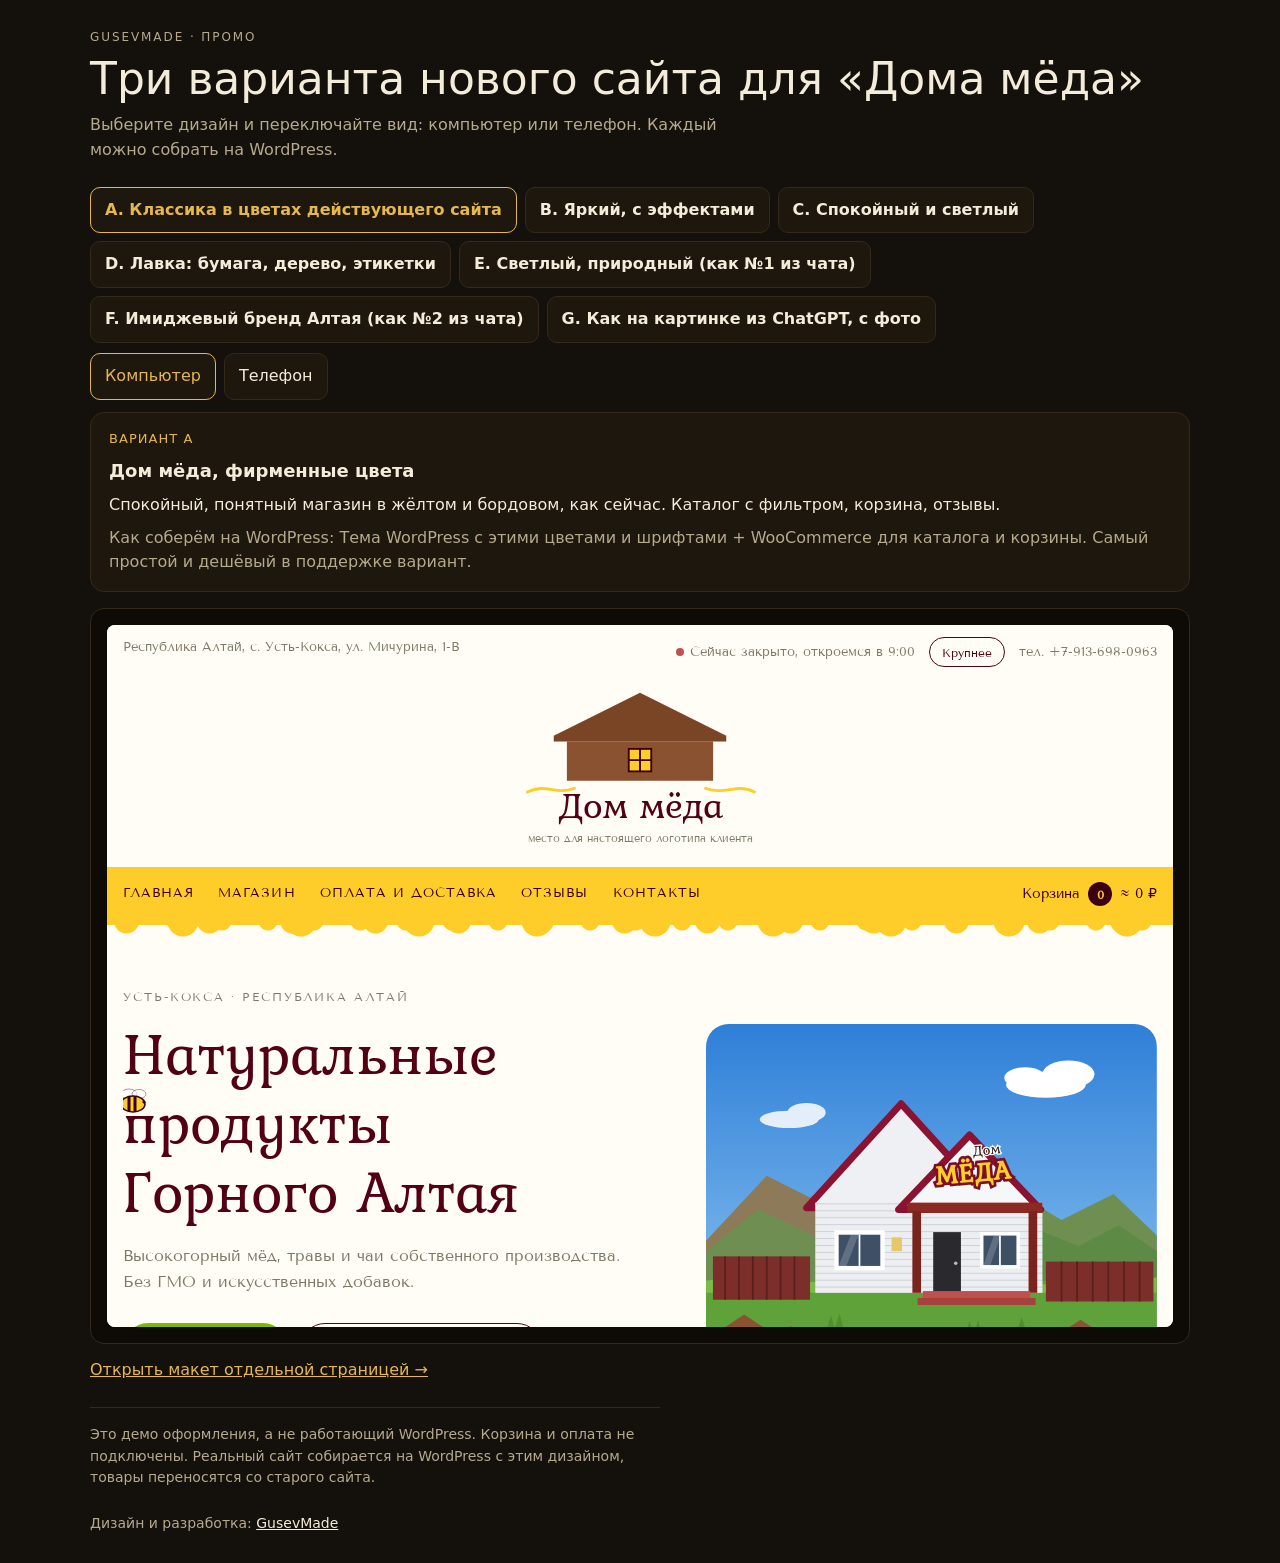
<file: index.html>
<!doctype html><html lang="ru"><head><meta charset="utf-8"><meta name="viewport" content="width=device-width,initial-scale=1,viewport-fit=cover"><meta name="robots" content="noindex"><title>GusevMade, промо-макеты</title>
<style>
:root{--bg:#14110C;--ink:#F4ECDA;--muted:#B5A98E;--line:#34291A;--gold:#E6B84C;--surface:#1D170E;color-scheme:dark}
*{box-sizing:border-box}
body{margin:0;background:var(--bg);color:var(--ink);font:16px/1.55 system-ui,-apple-system,"Segoe UI",sans-serif;padding:28px max(16px,env(safe-area-inset-right,0px)) 28px max(16px,env(safe-area-inset-left,0px))}
.wrap{max-width:1100px;margin:0 auto}
.eyebrow{font-size:12px;letter-spacing:.16em;text-transform:uppercase;color:var(--muted)}
h1{font-weight:300;font-size:clamp(28px,5vw,44px);line-height:1.1;margin:8px 0 10px}
p{margin:0;color:var(--muted);max-width:64ch}
.bar{display:flex;gap:10px;flex-wrap:wrap;margin:24px 0 12px;align-items:center;justify-content:space-between}
.tabs,.mode{display:flex;gap:8px;flex-wrap:wrap}
button{font:inherit;color:var(--ink);background:var(--surface);border:1px solid var(--line);border-radius:10px;padding:10px 14px;min-height:44px;cursor:pointer}
button.on{border-color:var(--gold);color:var(--gold)}
button:focus-visible,a:focus-visible{outline:2px solid var(--gold);outline-offset:3px}
.info{border:1px solid var(--line);background:var(--surface);border-radius:14px;padding:16px 18px;display:grid;gap:8px;margin-bottom:16px}
.info b{font-size:18px}.info em{font-style:normal;color:var(--gold);font-size:13px;letter-spacing:.08em;text-transform:uppercase}
.stage{display:grid;place-items:start center;background:#0E0B07;border:1px solid var(--line);border-radius:14px;padding:16px}
.frame{width:100%;height:78vh;min-height:520px;border:0;border-radius:8px;background:#fff;transition:width .4s}
.phone .frame{width:390px;max-width:100%;border:8px solid #2a2218;border-radius:34px}
.open{display:inline-block;margin-top:14px;color:var(--gold)}
.note{margin-top:24px;font-size:14px;border-top:1px solid var(--line);padding-top:16px}
footer{margin-top:24px;color:var(--muted);font-size:14px}footer a{color:var(--ink)}
</style></head><body><div class="wrap">
<div class="eyebrow">GusevMade · промо</div>
<h1>Три варианта нового сайта для «Дома мёда»</h1>
<p>Выберите дизайн и переключайте вид: компьютер или телефон. Каждый можно собрать на WordPress.</p>
<div class="bar"><div class="tabs"><button class="tab on" data-i="0"><b>A. Классика в цветах действующего сайта</b></button><button class="tab" data-i="1"><b>B. Яркий, с эффектами</b></button><button class="tab" data-i="2"><b>C. Спокойный и светлый</b></button><button class="tab" data-i="3"><b>D. Лавка: бумага, дерево, этикетки</b></button><button class="tab" data-i="4"><b>E. Светлый, природный (как №1 из чата)</b></button><button class="tab" data-i="5"><b>F. Имиджевый бренд Алтая (как №2 из чата)</b></button><button class="tab" data-i="6"><b>G. Как на картинке из ChatGPT, с фото</b></button></div><div class="mode"><button class="on" data-m="pc">Компьютер</button><button data-m="ph">Телефон</button></div></div>
<div class="info"><em id="k"></em><b id="t"></b><span id="d"></span><span id="w" style="color:var(--muted)"></span></div>
<div class="stage" id="st"><iframe class="frame" id="f" title="Макет"></iframe></div>
<a class="open" id="o" target="_blank" rel="noopener">Открыть макет отдельной страницей →</a>
<p class="note">Это демо оформления, а не работающий WordPress. Корзина и оплата не подключены. Реальный сайт собирается на WordPress с этим дизайном, товары переносятся со старого сайта.</p>
<footer>Дизайн и разработка: <a href="https://gusevmade.ru" target="_blank" rel="noopener">GusevMade</a></footer>
</div><script>
var D=[{u:"dom-meda/",t:"Дом мёда, фирменные цвета",d:"Спокойный, понятный магазин в жёлтом и бордовом, как сейчас. Каталог с фильтром, корзина, отзывы.",w:"Тема WordPress с этими цветами и шрифтами + WooCommerce для каталога и корзины. Самый простой и дешёвый в поддержке вариант."},{u:"dom-meda-bold/",t:"Дом мёда, с анимацией",d:"Название собирается из частиц, банка наполняется при прокрутке, карточки наклоняются.",w:"Тема WordPress + анимация отдельным блоком своего кода + WooCommerce. На слабых телефонах эффекты упрощаются."},{u:"dom-meda-minimal/",t:"Дом мёда, минимализм",d:"Чистая обложка, крупный заголовок, мягкие кнопки, оплата картами МИР и Сбер, отзывы, группы ВК, MAX, Telegram и карта Яндекс.",w:"Простая тема WordPress с большим воздухом + WooCommerce. Самый быстрый на телефоне и самый лёгкий в поддержке."},{u:"dom-meda-craft/",t:"Дом мёда, крафт",d:"Вывеска, ярлыки вместо меню, карточки-этикетки, штамп. Тёплый ремесленный вид.",w:"Оформление этикеток и ярлыков через стили темы WordPress + WooCommerce. Сильно отличает магазин от типовых."},{u:"dom-meda-natural/",t:"Дом мёда, натуральные дары",d:"Бережный редизайн: кремовый фон, тёмно-зелёный акцент, пейзаж Алтая, четыре категории, цена за кг и примерный вес банки, оплата МИР и Сбер, карта.",w:"Тема WooCommerce на базе существующего магазина, каталог и корзина остаются прежними. Пейзаж нарисован, заменим настоящими фото."},{u:"dom-meda-altai/",t:"Дом мёда, дары Горного Алтая",d:"Тёмно-зелёная шапка, большая панорама гор, «Дары природы», «Наша история», отзывы, доставка, контакты.",w:"Главная и истории собираются блоками, каталог остаётся в WooCommerce. Иллюстрации нарисованы, позже заменим фотографиями."},{u:"dom-meda-photo/",t:"Дом мёда, фото-концепт",d:"Страница по присланному концепту: горы и банка на обложке, четыре категории с фото, пасека, магазин с картой. Фото пока взяты с самого концепта, потом заменим настоящими.",w:"Главная и категории собираются в теме WooCommerce, фото заменяются в медиатеке. Картинки концепта сделаны нейросетью, для сайта нужны реальные снимки."}],i=0;
function show(){var x=D[i];f.src=x.u;o.href=x.u;t.textContent=x.t;d.textContent=x.d;w.textContent="Как соберём на WordPress: "+x.w;k.textContent="Вариант "+"ABCDEF"[i];
document.querySelectorAll(".tab").forEach(function(b,j){b.classList.toggle("on",j==i)})}
document.querySelectorAll(".tab").forEach(function(b){b.onclick=function(){i=+b.dataset.i;show()}});
document.querySelectorAll("[data-m]").forEach(function(b){b.onclick=function(){document.querySelectorAll("[data-m]").forEach(function(x){x.classList.remove("on")});b.classList.add("on");st.classList.toggle("phone",b.dataset.m=="ph")}});
show();
</script></body></html>
</file>
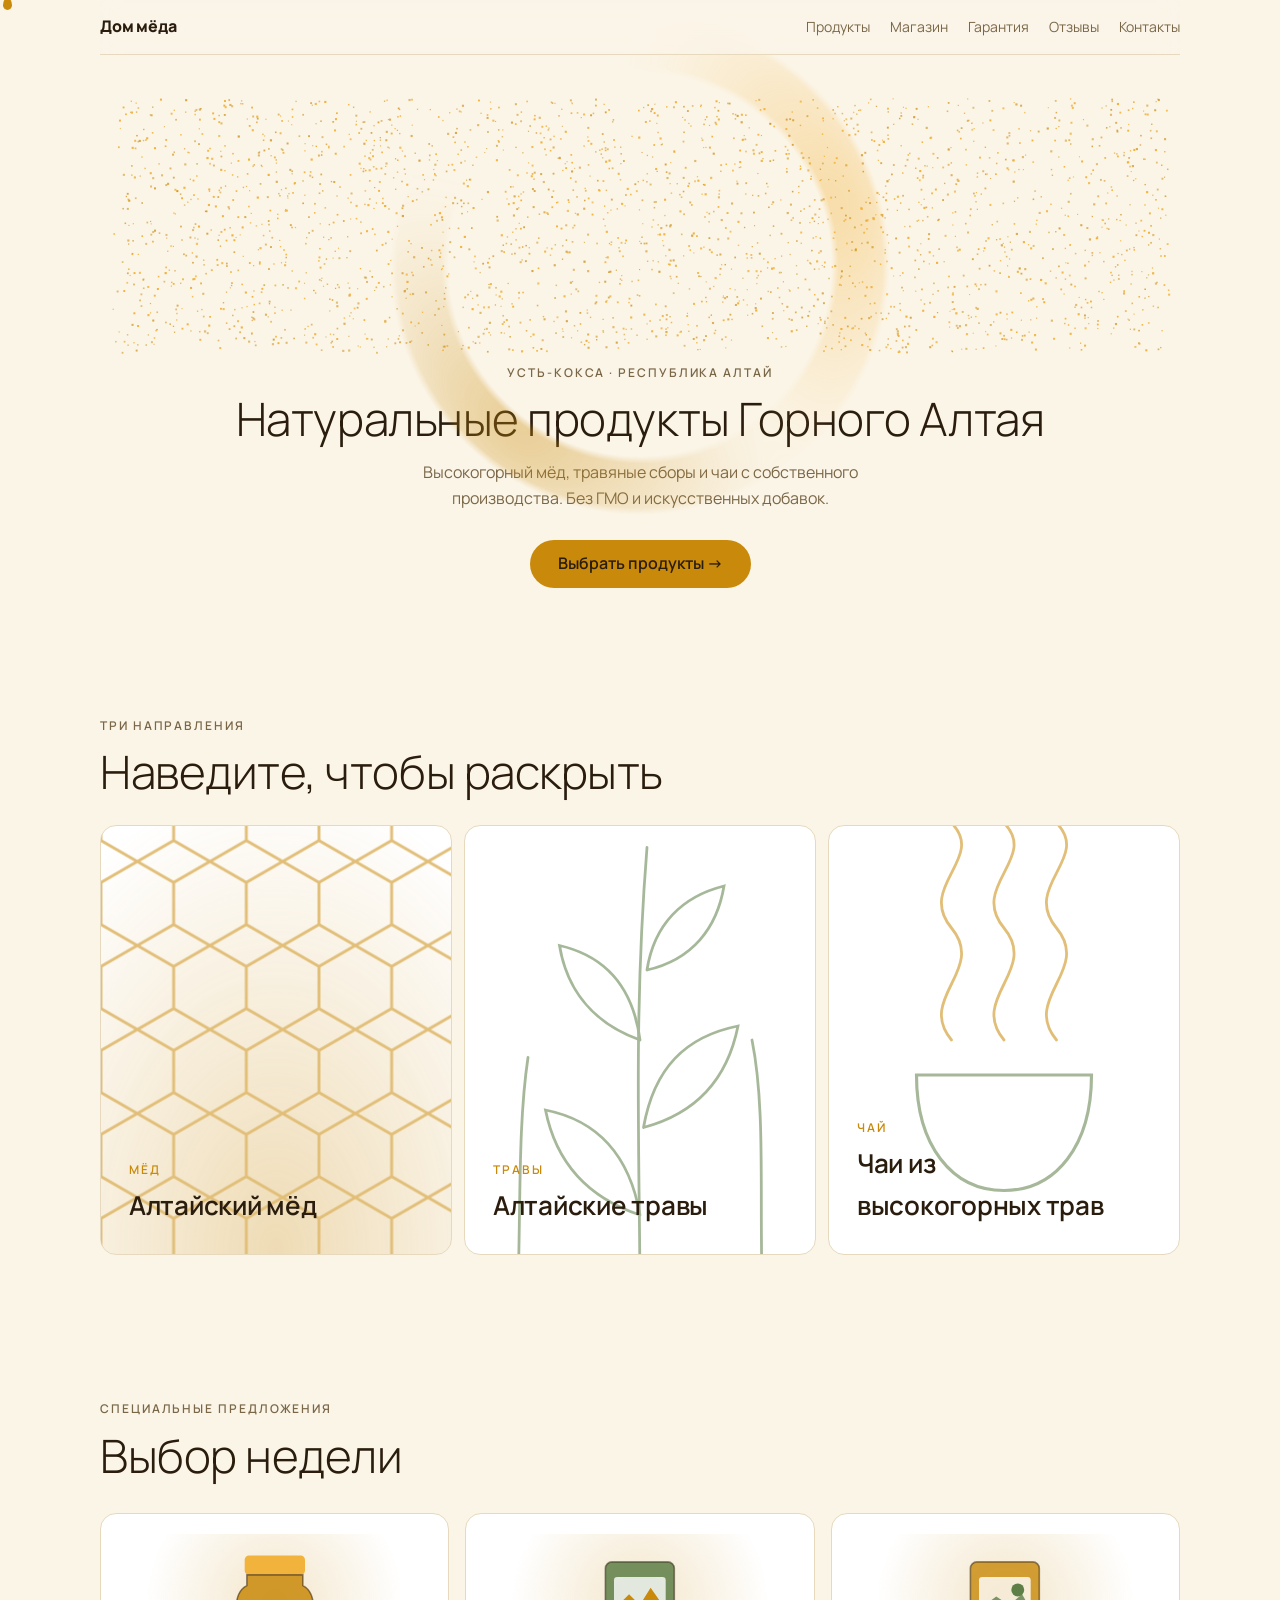
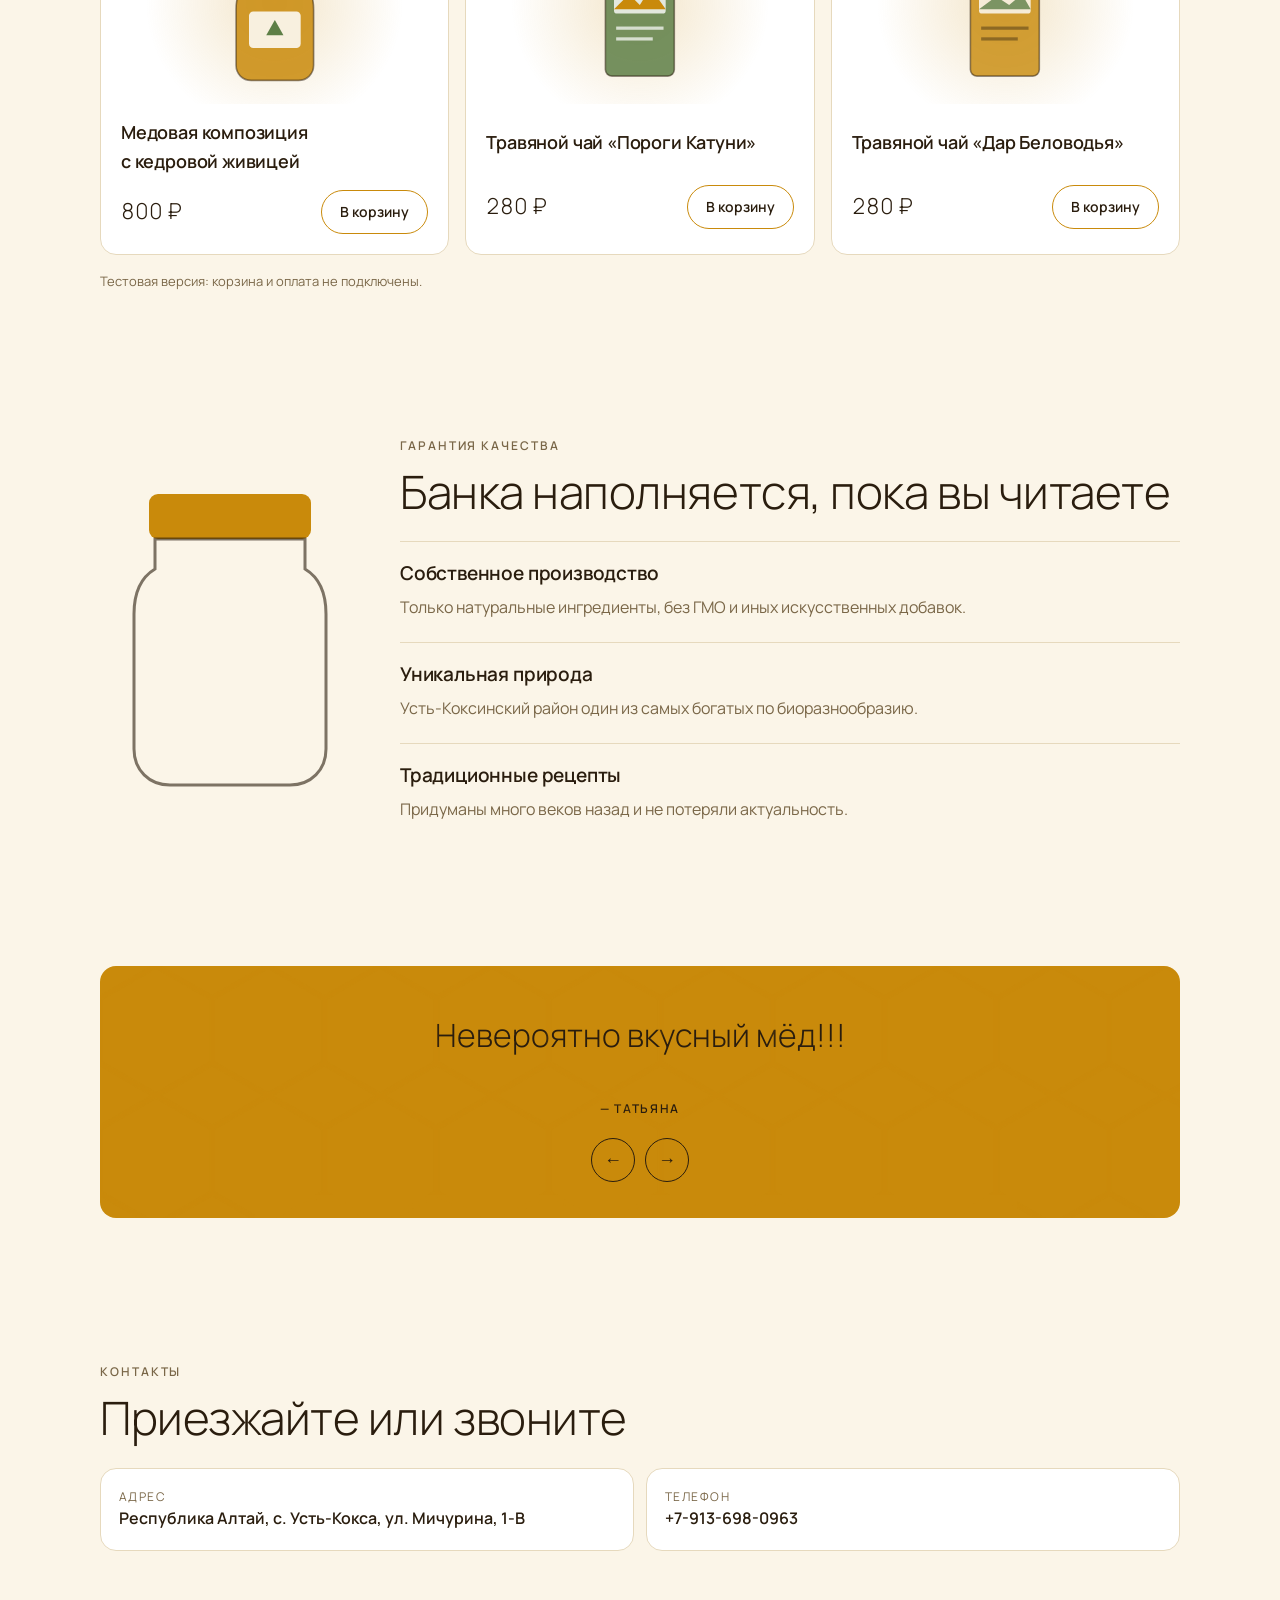
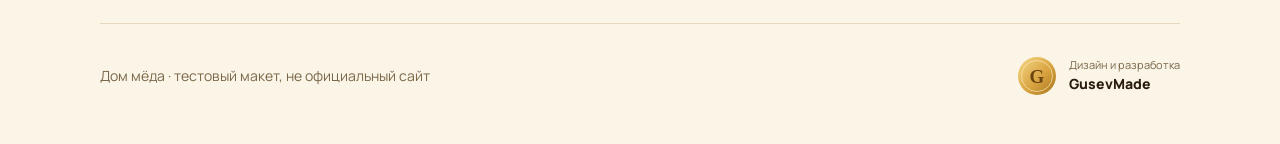
<file: dom-meda-bold/index.html>
<!doctype html><html lang="ru"><head><meta charset="utf-8"><meta name="viewport" content="width=device-width,initial-scale=1,viewport-fit=cover"><meta name="robots" content="noindex"><style>[hidden]{display:none!important}img{max-width:100%}</style><title>Дом мёда, с анимацией</title>

<link rel="preconnect" href="https://fonts.googleapis.com">
<link rel="stylesheet" href="https://fonts.googleapis.com/css2?family=Manrope:wght@300;400;600;800&display=swap">
<style>
/* Layout: тёмная вертикальная витрина. Частицы собирают название, кольцо света, три панели «мёд / травы / чай», банка наполняется при прокрутке, подпись-монета GusevMade */
:root{
  --bg:#FBF5E8; --surface:#FFFFFF; --ink:#2A1D0E; --muted:#7A6748; --line:#E6D9BD;
  --honey:#C98A0B; --honey-2:#F2B33D; --herb:#5E7F47; --ink-on-honey:#2A1D0E;
  --font:"Manrope",system-ui,-apple-system,"Segoe UI",sans-serif;
  --ease:cubic-bezier(.22,1,.36,1);
}
@media (prefers-color-scheme: dark){:root:not([data-theme="light"]){
  --bg:#130E08; --surface:#1D150C; --ink:#F7EEDC; --muted:#B8A78A; --line:#33271A;
  --honey:#F2B33D; --honey-2:#FFD36B; --herb:#9DBB84; --ink-on-honey:#2A1D0E; color-scheme:dark}}
:root[data-theme="dark"]{
  --bg:#130E08; --surface:#1D150C; --ink:#F7EEDC; --muted:#B8A78A; --line:#33271A;
  --honey:#F2B33D; --honey-2:#FFD36B; --herb:#9DBB84; --ink-on-honey:#2A1D0E; color-scheme:dark}

*{box-sizing:border-box}
html{scroll-behavior:smooth}
body{margin:0;background:var(--bg);color:var(--ink);font-family:var(--font);font-size:16px;line-height:1.6;
  padding-left:max(16px,env(safe-area-inset-left,0px));padding-right:max(16px,env(safe-area-inset-right,0px))}
.wrap{max-width:1080px;margin:0 auto}
h1,h2,h3{font-weight:300;margin:0;text-wrap:balance;letter-spacing:-.01em}
h2{font-size:clamp(30px,4vw,46px);line-height:1.1}
p{text-wrap:pretty;margin:0}
a{color:var(--honey)}
.eyebrow{font-size:12px;letter-spacing:.16em;text-transform:uppercase;color:var(--muted);font-weight:600}
section{padding-block:72px}
.muted{color:var(--muted)}

/* scroll progress: капля мёда стекает вдоль левого края */
.flow{position:fixed;left:max(4px,env(safe-area-inset-left,0px));top:0;bottom:0;width:6px;z-index:5;pointer-events:none}
.flow i{position:absolute;left:1px;top:0;width:3px;height:var(--p,0%);background:linear-gradient(var(--honey-2),var(--honey));border-radius:0 0 3px 3px}
.flow b{position:absolute;left:-1px;top:var(--p,0%);width:9px;height:12px;background:var(--honey);border-radius:50% 50% 50% 50%/60% 60% 40% 40%;transform:translateY(-2px)}

/* nav */
.nav{position:sticky;top:env(safe-area-inset-top,0px);z-index:6;display:flex;justify-content:space-between;align-items:center;gap:16px;padding-block:14px;
  background:color-mix(in srgb,var(--bg) 82%,transparent);backdrop-filter:blur(10px);border-bottom:1px solid var(--line)}
body::before{content:"";position:fixed;inset:0 0 auto;height:env(safe-area-inset-top,0px);z-index:10;background:var(--bg)}
.nav b{font-weight:800;letter-spacing:-.01em}
.nav nav{display:flex;gap:20px;flex-wrap:wrap;font-size:14px}
.nav nav a{color:var(--muted);text-decoration:none;transition:color .3s var(--ease)}
.nav nav a:hover{color:var(--honey)}

/* hero */
.hero{position:relative;text-align:center;padding-block:40px 56px}
.ring{position:absolute;left:50%;top:210px;width:min(520px,92vw);aspect-ratio:1;transform:translate(-50%,-50%);border-radius:50%;
  background:conic-gradient(from 0deg,transparent,var(--honey-2),transparent 40%,var(--honey),transparent 80%);
  filter:blur(26px);opacity:.38;animation:spin 14s linear infinite;pointer-events:none;
  -webkit-mask:radial-gradient(circle,transparent 52%,#000 54%,#000 66%,transparent 68%);mask:radial-gradient(circle,transparent 52%,#000 54%,#000 66%,transparent 68%)}
@keyframes spin{to{transform:translate(-50%,-50%) rotate(360deg)}}
#stage{display:block;width:100%;height:260px;position:relative}
.sr{position:absolute;left:-9999px}
.hero .eyebrow{margin-top:8px}
.hero h2{margin-top:12px}
.hero p{max-width:52ch;margin:16px auto 0;color:var(--muted)}
.cta{display:inline-flex;align-items:center;gap:8px;min-height:48px;padding:0 28px;margin-top:28px;border-radius:999px;background:var(--honey);color:var(--ink-on-honey);font-weight:600;text-decoration:none;position:relative;overflow:hidden;transition:transform .5s var(--ease)}
.cta:hover{transform:translateY(-2px)}
.cta::after{content:"";position:absolute;top:0;left:-60%;width:40%;height:100%;background:linear-gradient(100deg,transparent,rgba(255,255,255,.55),transparent);transform:skewX(-20deg);transition:left .8s var(--ease)}
.cta:hover::after{left:130%}
a:focus-visible,button:focus-visible{outline:2px solid var(--honey);outline-offset:3px}

/* panels */
.panels{display:flex;gap:12px;height:430px}
.panel{flex:1;position:relative;overflow:hidden;border-radius:16px;border:1px solid var(--line);background:var(--surface);cursor:pointer;
  transition:flex .8s var(--ease);padding:28px;display:flex;flex-direction:column;justify-content:flex-end;min-width:0}
.panel:hover,.panel:focus-within,.panel.on{flex:2.4}
.panel svg.bg{position:absolute;inset:0;width:100%;height:100%;opacity:.55;transition:opacity .6s,transform 1.2s var(--ease)}
.panel:hover svg.bg,.panel.on svg.bg{opacity:.95;transform:scale(1.06)}
.panel h3{position:relative;font-size:26px;font-weight:600}
.panel p{position:relative;color:var(--muted);font-size:14px;max-height:0;opacity:0;transition:max-height .8s var(--ease),opacity .6s .1s;margin-top:0}
.panel:hover p,.panel.on p{max-height:220px;opacity:1;margin-top:10px}
.panel .tag{position:relative;font-size:12px;letter-spacing:.16em;text-transform:uppercase;color:var(--honey);font-weight:600;margin-bottom:6px}
@media (max-width:640px){.panels{flex-direction:column;height:auto}.panel{min-height:150px}.panel p{max-height:220px;opacity:1;margin-top:10px}}

/* products */
.grid{display:grid;grid-template-columns:repeat(auto-fit,minmax(240px,1fr));gap:16px;margin-top:32px}
.card{position:relative;background:var(--surface);border:1px solid var(--line);border-radius:16px;padding:20px;display:grid;gap:14px;transform-style:preserve-3d;transition:transform .5s var(--ease),border-color .3s}
.card:hover{border-color:var(--honey)}
.card .art{height:170px;display:grid;place-items:center;border-radius:12px;background:radial-gradient(circle at 50% 40%,color-mix(in srgb,var(--honey) 22%,transparent),transparent 70%)}
.card .art svg{height:140px;overflow:visible}
.card h3{font-size:18px;font-weight:600}
.card .row{display:flex;justify-content:space-between;align-items:center;gap:12px;flex-wrap:wrap}
.price{font-size:22px;font-weight:300;font-variant-numeric:tabular-nums}
.add{position:relative;overflow:hidden;min-height:44px;padding:0 18px;border-radius:999px;border:1px solid var(--honey);background:transparent;color:var(--ink);font:600 14px var(--font);cursor:pointer;isolation:isolate}
.add::before{content:"";position:absolute;inset:0;background:var(--honey);transform:translateY(101%);transition:transform .7s var(--ease);z-index:-1;border-radius:inherit}
.add.done::before,.add:hover::before{transform:translateY(0)}
.add:hover,.add.done{color:var(--ink-on-honey)}

/* guarantee + jar */
.guar{display:grid;grid-template-columns:minmax(0,260px) minmax(0,1fr);gap:40px;align-items:center}
.jar{width:100%;max-width:240px;margin:0 auto;display:block}
.facts{display:grid;gap:22px}
.fact{border-top:1px solid var(--line);padding-top:16px}
.fact h3{font-size:19px;font-weight:600}
.fact p{color:var(--muted);margin-top:6px}
@media (max-width:760px){.guar{grid-template-columns:1fr}}

/* reviews */
.rev{position:relative;background:var(--honey);color:var(--ink-on-honey);border-radius:16px;padding:44px 28px 36px;text-align:center;overflow:hidden}
.rev q{display:block;font-size:clamp(22px,3vw,32px);font-weight:300;quotes:none;min-height:2.4em;transition:opacity .4s}
.rev cite{display:block;margin-top:12px;font-style:normal;font-weight:600;letter-spacing:.14em;text-transform:uppercase;font-size:12px}
.rev .nb{display:flex;justify-content:center;gap:10px;margin-top:20px}
.rev button{width:44px;height:44px;border-radius:50%;border:1.5px solid var(--ink-on-honey);background:transparent;color:var(--ink-on-honey);font-size:18px;cursor:pointer;transition:transform .4s var(--ease)}
.rev button:hover{transform:scale(1.1)}
.rev .hex{position:absolute;inset:0;opacity:.14;pointer-events:none}

/* contacts + footer */
.contacts{display:grid;grid-template-columns:repeat(auto-fit,minmax(240px,1fr));gap:12px}
.contact{padding:18px;border:1px solid var(--line);border-radius:16px;background:var(--surface)}
.contact small{display:block;color:var(--muted);font-size:12px;letter-spacing:.12em;text-transform:uppercase}
.contact b{font-weight:600}
footer{border-top:1px solid var(--line);padding-block:32px 48px;display:flex;justify-content:space-between;gap:16px;flex-wrap:wrap;align-items:center;color:var(--muted);font-size:14px}
.gm{display:flex;align-items:center;gap:12px;text-decoration:none;color:var(--ink)}
.coin{width:40px;height:40px;perspective:200px;display:block}
.coin svg{width:40px;height:40px;transition:transform 1s var(--ease)}
.gm:hover .coin svg{transform:rotateY(360deg)}
.gm small{display:block;color:var(--muted);font-size:11px}
.gm b{font-weight:800}

.reveal{opacity:1;transform:none}
.js .reveal.pre{opacity:0;transform:translateY(24px)}
.reveal{transition:opacity .9s var(--ease),transform .9s var(--ease)}
@media (prefers-reduced-motion:reduce){*{animation:none!important;transition:none!important}}
</style></head><body>

<div class="flow" aria-hidden="true"><i></i><b></b></div>

<div class="wrap">
  <header class="nav">
    <b>Дом мёда</b>
    <nav aria-label="Разделы"><a href="#kinds">Продукты</a><a href="#shop">Магазин</a><a href="#quality">Гарантия</a><a href="#reviews">Отзывы</a><a href="#contacts">Контакты</a></nav>
  </header>

  <section class="hero">
    <div class="ring" aria-hidden="true"></div>
    <canvas id="stage" aria-hidden="true"></canvas>
    <h1 class="sr">Дом мёда</h1>
    <div class="eyebrow">Усть-Кокса · Республика Алтай</div>
    <h2>Натуральные продукты Горного Алтая</h2>
    <p>Высокогорный мёд, травяные сборы и чаи с собственного производства. Без ГМО и искусственных добавок.</p>
    <a class="cta" href="#shop">Выбрать продукты →</a>
  </section>

  <section id="kinds">
    <div class="eyebrow">Три направления</div>
    <h2 style="margin:12px 0 28px">Наведите, чтобы раскрыть</h2>
    <div class="panels">
      <div class="panel" tabindex="0">
        <svg class="bg" viewBox="0 0 200 300" preserveAspectRatio="xMidYMid slice" aria-hidden="true"><defs><pattern id="hx" width="34.6" height="40" patternUnits="userSpaceOnUse" patternTransform="scale(1.2)"><path d="M17.3 0l17.3 10v20L17.3 40 0 30V10z" fill="none" stroke="var(--honey)" stroke-width="1.4"/></pattern><radialGradient id="hg" cx=".5" cy=".9" r=".9"><stop offset="0" stop-color="var(--honey)" stop-opacity=".55"/><stop offset="1" stop-color="var(--honey)" stop-opacity="0"/></radialGradient></defs><rect width="200" height="300" fill="url(#hg)"/><rect width="200" height="300" fill="url(#hx)"/></svg>
        <div class="tag">Мёд</div><h3>Алтайский мёд</h3>
        <p>Собирается с высокогорных медоносов в чистых уголках. В составе более 40 трав, каждая со своими свойствами. Укрепляет иммунитет.</p>
      </div>
      <div class="panel" tabindex="0">
        <svg class="bg" viewBox="0 0 200 300" preserveAspectRatio="xMidYMid slice" aria-hidden="true"><g fill="none" stroke="var(--herb)" stroke-width="1.6" stroke-linecap="round"><path d="M100 300C100 220 96 140 104 40"/><path d="M100 250C70 240 52 220 46 190C76 196 94 216 100 250"/><path d="M102 200C132 192 150 172 156 142C126 148 108 166 102 200"/><path d="M100 150C72 140 58 120 54 96C80 102 96 120 100 150"/><path d="M104 110C130 104 144 86 148 62C124 68 108 84 104 110"/><path d="M30 300C32 250 30 200 36 160"/><path d="M170 300C168 240 172 190 164 150"/></g></svg>
        <div class="tag">Травы</div><h3>Алтайские травы</h3>
        <p>В Усть-Коксинском районе больше сотни видов редких лекарственных растений. Из-за особого геологического строения они обладают повышенной биологической активностью.</p>
      </div>
      <div class="panel" tabindex="0">
        <svg class="bg" viewBox="0 0 200 300" preserveAspectRatio="xMidYMid slice" aria-hidden="true"><g fill="none" stroke="var(--honey)" stroke-width="1.6" stroke-linecap="round"><path d="M70 150c-20-24 20-40 0-64s20-40 0-60"/><path d="M100 150c-20-24 20-40 0-64s20-40 0-60"/><path d="M130 150c-20-24 20-40 0-64s20-40 0-60"/></g><path d="M50 170h100c0 40-20 66-50 66s-50-26-50-66z" fill="none" stroke="var(--herb)" stroke-width="1.8"/></svg>
        <div class="tag">Чай</div><h3>Чаи из высокогорных трав</h3>
        <p>Сборы «Пороги Катуни» и «Дар Беловодья». Покупаете ингредиенты, а не «продукты»: меньше добавок, больше пользы.</p>
      </div>
    </div>
  </section>

  <section id="shop">
    <div class="eyebrow">Специальные предложения</div>
    <h2 style="margin-top:12px">Выбор недели</h2>
    <div class="grid" id="grid"></div>
    <p class="muted" style="margin-top:16px;font-size:13px">Тестовая версия: корзина и оплата не подключены.</p>
  </section>

  <section id="quality">
    <div class="guar">
      <svg class="jar" viewBox="0 0 160 220" aria-hidden="true">
        <defs><clipPath id="jc"><path d="M30 50h100v20c10 6 14 16 14 30v90c0 14-10 24-24 24H40c-14 0-24-10-24-24v-90c0-14 4-24 14-30z"/></clipPath>
          <linearGradient id="jg" x1="0" y1="0" x2="0" y2="1"><stop offset="0" stop-color="var(--honey-2)"/><stop offset="1" stop-color="var(--honey)"/></linearGradient></defs>
        <rect x="26" y="20" width="108" height="30" rx="6" fill="var(--honey)"/>
        <g clip-path="url(#jc)"><rect id="fill" x="0" y="220" width="160" height="200" fill="url(#jg)"/>
          <ellipse cx="80" cy="0" rx="70" ry="5" id="surf" fill="var(--honey-2)" opacity=".8"/></g>
        <path d="M30 50h100v20c10 6 14 16 14 30v90c0 14-10 24-24 24H40c-14 0-24-10-24-24v-90c0-14 4-24 14-30z" fill="none" stroke="var(--ink)" stroke-opacity=".6" stroke-width="2"/>
      </svg>
      <div>
        <div class="eyebrow">Гарантия качества</div>
        <h2 style="margin:12px 0 24px">Банка наполняется, пока вы читаете</h2>
        <div class="facts">
          <div class="fact"><h3>Собственное производство</h3><p>Только натуральные ингредиенты, без ГМО и иных искусственных добавок.</p></div>
          <div class="fact"><h3>Уникальная природа</h3><p>Усть-Коксинский район один из самых богатых по биоразнообразию.</p></div>
          <div class="fact"><h3>Традиционные рецепты</h3><p>Придуманы много веков назад и не потеряли актуальность.</p></div>
        </div>
      </div>
    </div>
  </section>

  <section id="reviews">
    <div class="rev">
      <svg class="hex" viewBox="0 0 400 200" preserveAspectRatio="xMidYMid slice" aria-hidden="true"><rect width="400" height="200" fill="url(#hx)"/></svg>
      <q id="rq">Невероятно вкусный мёд!!!</q>
      <cite id="rc">Татьяна</cite>
      <div class="nb"><button type="button" id="prev" aria-label="Предыдущий отзыв">←</button><button type="button" id="next" aria-label="Следующий отзыв">→</button></div>
    </div>
  </section>

  <section id="contacts">
    <div class="eyebrow">Контакты</div>
    <h2 style="margin:12px 0 24px">Приезжайте или звоните</h2>
    <div class="contacts">
      <div class="contact"><small>Адрес</small><b>Республика Алтай, с. Усть-Кокса, ул. Мичурина, 1-В</b></div>
      <div class="contact"><small>Телефон</small><b>+7-913-698-0963</b></div>
    </div>
  </section>

  <footer>
    <span>Дом мёда · тестовый макет, не официальный сайт</span>
    <a class="gm" href="https://gusevmade.ru" target="_blank" rel="noopener" aria-label="Дизайн и разработка: GusevMade">
      <span class="coin" aria-hidden="true"><svg viewBox="0 0 40 40"><defs><linearGradient id="gmG" x1="0" y1="0" x2="1" y2="1"><stop offset="0" stop-color="#F6D98A"/><stop offset=".55" stop-color="#D9A441"/><stop offset="1" stop-color="#A8741F"/></linearGradient></defs><circle cx="20" cy="20" r="19" fill="url(#gmG)"/><circle cx="20" cy="20" r="15.5" fill="none" stroke="#FBE7B0" stroke-opacity=".7"/><text x="20" y="26.6" text-anchor="middle" font-family="Georgia,serif" font-size="19" font-weight="700" fill="#6B4410">G</text></svg></span>
      <span><small>Дизайн и разработка</small><b>GusevMade</b></span>
    </a>
  </footer>
</div>

<script>
document.documentElement.classList.add('js');
const reduce = matchMedia('(prefers-reduced-motion: reduce)').matches;
const css = n => getComputedStyle(document.documentElement).getPropertyValue(n).trim();

/* продукты */
const items = [
  {n:'Медовая композиция с кедровой живицей', p:800, k:'jar'},
  {n:'Травяной чай «Пороги Катуни»', p:280, k:'pack'},
  {n:'Травяной чай «Дар Беловодья»', p:280, k:'pack2'}
];
const art = {
  jar:'<svg viewBox="0 0 100 130"><rect x="22" y="6" width="56" height="18" rx="4" fill="var(--honey-2)"/><path d="M24 24h52v10c8 4 10 12 10 22v52c0 8-6 14-14 14H28c-8 0-14-6-14-14V56c0-10 2-18 10-22z" fill="var(--honey)" fill-opacity=".85" stroke="var(--ink)" stroke-opacity=".5" stroke-width="1.5"/><rect x="26" y="58" width="48" height="34" rx="4" fill="var(--surface)" fill-opacity=".85"/><path d="M50 66l8 14H42z" fill="var(--herb)"/></svg>',
  pack:'<svg viewBox="0 0 100 130"><rect x="18" y="12" width="64" height="106" rx="6" fill="var(--herb)" fill-opacity=".85" stroke="var(--ink)" stroke-opacity=".5" stroke-width="1.5"/><rect x="26" y="26" width="48" height="34" rx="3" fill="var(--surface)" fill-opacity=".8"/><path d="M26 56l14-14 10 10 10-16 14 20z" fill="var(--honey)"/><rect x="28" y="72" width="44" height="3" fill="var(--surface)" opacity=".7"/><rect x="28" y="82" width="34" height="3" fill="var(--surface)" opacity=".7"/></svg>',
  pack2:'<svg viewBox="0 0 100 130"><rect x="18" y="12" width="64" height="106" rx="6" fill="var(--honey)" fill-opacity=".8" stroke="var(--ink)" stroke-opacity=".5" stroke-width="1.5"/><rect x="26" y="26" width="48" height="34" rx="3" fill="var(--surface)" fill-opacity=".8"/><circle cx="62" cy="38" r="6" fill="var(--herb)"/><path d="M26 56l16-12 12 8 12-10 8 14z" fill="var(--herb)" fill-opacity=".8"/><rect x="28" y="72" width="44" height="3" fill="var(--ink)" opacity=".4"/><rect x="28" y="82" width="34" height="3" fill="var(--ink)" opacity=".4"/></svg>'
};
const grid = document.getElementById('grid');
items.forEach((it,i)=>{
  const el = document.createElement('article');
  el.className = 'card reveal pre';
  el.style.transitionDelay = (i*120)+'ms';
  el.innerHTML = '<div class="art">'+art[it.k]+'</div><h3>'+it.n+'</h3><div class="row"><span class="price">'+it.p+' ₽</span><button type="button" class="add">В корзину</button></div>';
  const b = el.querySelector('.add');
  b.addEventListener('click',()=>{ b.classList.add('done'); b.textContent='✓ Добавлено'; setTimeout(()=>{b.classList.remove('done');b.textContent='В корзину'},1800); });
  if(!reduce){
    el.addEventListener('pointermove',e=>{const r=el.getBoundingClientRect();const x=(e.clientX-r.left)/r.width-.5,y=(e.clientY-r.top)/r.height-.5;el.style.transform='perspective(700px) rotateY('+(x*8)+'deg) rotateX('+(-y*8)+'deg)'});
    el.addEventListener('pointerleave',()=>{el.style.transform=''});
  }
  grid.appendChild(el);
});

/* отзывы */
const revs=[['Невероятно вкусный мёд!!!','Татьяна'],['Отлично!','Иван']];let ri=0;
const rq=document.getElementById('rq'),rc=document.getElementById('rc');
function showRev(d){ri=(ri+d+revs.length)%revs.length;rq.style.opacity=0;setTimeout(()=>{rq.textContent=revs[ri][0];rc.textContent='— '+revs[ri][1];rq.style.opacity=1},300)}
document.getElementById('prev').onclick=()=>showRev(-1);
document.getElementById('next').onclick=()=>showRev(1);
rc.textContent='— '+revs[0][1];

/* панели: на касаниях переключаются по тапу */
document.querySelectorAll('.panel').forEach(p=>p.addEventListener('click',()=>{document.querySelectorAll('.panel').forEach(x=>x.classList.remove('on'));p.classList.add('on')}));

/* прокрутка: капля, банка, появление */
const flow=document.querySelector('.flow'), fill=document.getElementById('fill'), surf=document.getElementById('surf'), jar=document.querySelector('.jar');
function onScroll(){
  const h=document.documentElement.scrollHeight-innerHeight;
  flow.style.setProperty('--p',(h>0?scrollY/h*100:0)+'%');
  const r=jar.getBoundingClientRect();
  const t=Math.min(1,Math.max(0,(innerHeight-r.top)/(innerHeight*0.9)));
  const y=220-t*170; fill.setAttribute('y',y); surf.setAttribute('cy',y);
}
addEventListener('scroll',onScroll,{passive:true}); onScroll();
const io=new IntersectionObserver(es=>es.forEach(e=>{if(e.isIntersecting){e.target.classList.remove('pre');io.unobserve(e.target)}}),{threshold:.15});
document.querySelectorAll('.reveal.pre').forEach(el=>io.observe(el));
setTimeout(()=>document.querySelectorAll('.reveal.pre').forEach(el=>{const r=el.getBoundingClientRect();if(r.top<innerHeight)el.classList.remove('pre')}),50);

/* частицы: название из пыльцы */
(function(){
  const cv=document.getElementById('stage'),ctx=cv.getContext('2d');
  let W,H,P=[],mx=-999,my=-999,dpr=1;
  function build(){
    dpr=Math.min(devicePixelRatio||1,2);W=cv.clientWidth;H=cv.clientHeight;cv.width=W*dpr;cv.height=H*dpr;ctx.setTransform(dpr,0,0,dpr,0,0);
    const off=document.createElement('canvas');off.width=W;off.height=H;const o=off.getContext('2d');
    const fs=Math.min(H*0.62,W/4.4);o.font='800 '+fs+'px Manrope,system-ui,sans-serif';o.textAlign='center';o.textBaseline='middle';o.fillStyle='#000';
    o.fillText('Дом мёда',W/2,H/2);
    const d=o.getImageData(0,0,W,H).data;const step=W<500?3:4;const old=P;P=[];
    for(let y=0;y<H;y+=step)for(let x=0;x<W;x+=step){if(d[(y*W+x)*4+3]>128){
      const i=P.length;P.push({tx:x,ty:y,x:reduce?x:Math.random()*W,y:reduce?y:Math.random()*H,vx:0,vy:0,s:Math.random()*1.1+1.1,c:Math.random()})}}
  }
  function frame(t){
    ctx.clearRect(0,0,W,H);
    const a=css('--honey-2')||'#FFD36B',b=css('--honey')||'#F2B33D';
    for(const p of P){
      const dx=p.tx-p.x,dy=p.ty-p.y;
      p.vx+=dx*.035;p.vy+=dy*.035;
      const mdx=p.x-mx,mdy=p.y-my,md=mdx*mdx+mdy*mdy;
      if(md<5000){const f=(1-md/5000)*3;const m=Math.sqrt(md)||1;p.vx+=mdx/m*f;p.vy+=mdy/m*f}
      p.vx*=.82;p.vy*=.82;p.x+=p.vx;p.y+=p.vy;
      ctx.globalAlpha=.75+.25*Math.sin(t/500+p.c*6);
      ctx.fillStyle=p.c>.5?a:b;
      ctx.fillRect(p.x,p.y,p.s,p.s);
    }
    if(!reduce) requestAnimationFrame(frame);
  }
  function start(){build();frame(0)}
  (document.fonts&&document.fonts.load?document.fonts.load('800 60px Manrope','Дом мёда').catch(()=>{}):Promise.resolve()).then(start);
  cv.addEventListener('pointermove',e=>{const r=cv.getBoundingClientRect();mx=e.clientX-r.left;my=e.clientY-r.top});
  cv.addEventListener('pointerleave',()=>{mx=my=-999});
  addEventListener('resize',()=>{build()});
  if(reduce) setTimeout(()=>frame(0),200);
})();
</script>
</body></html>
</file>
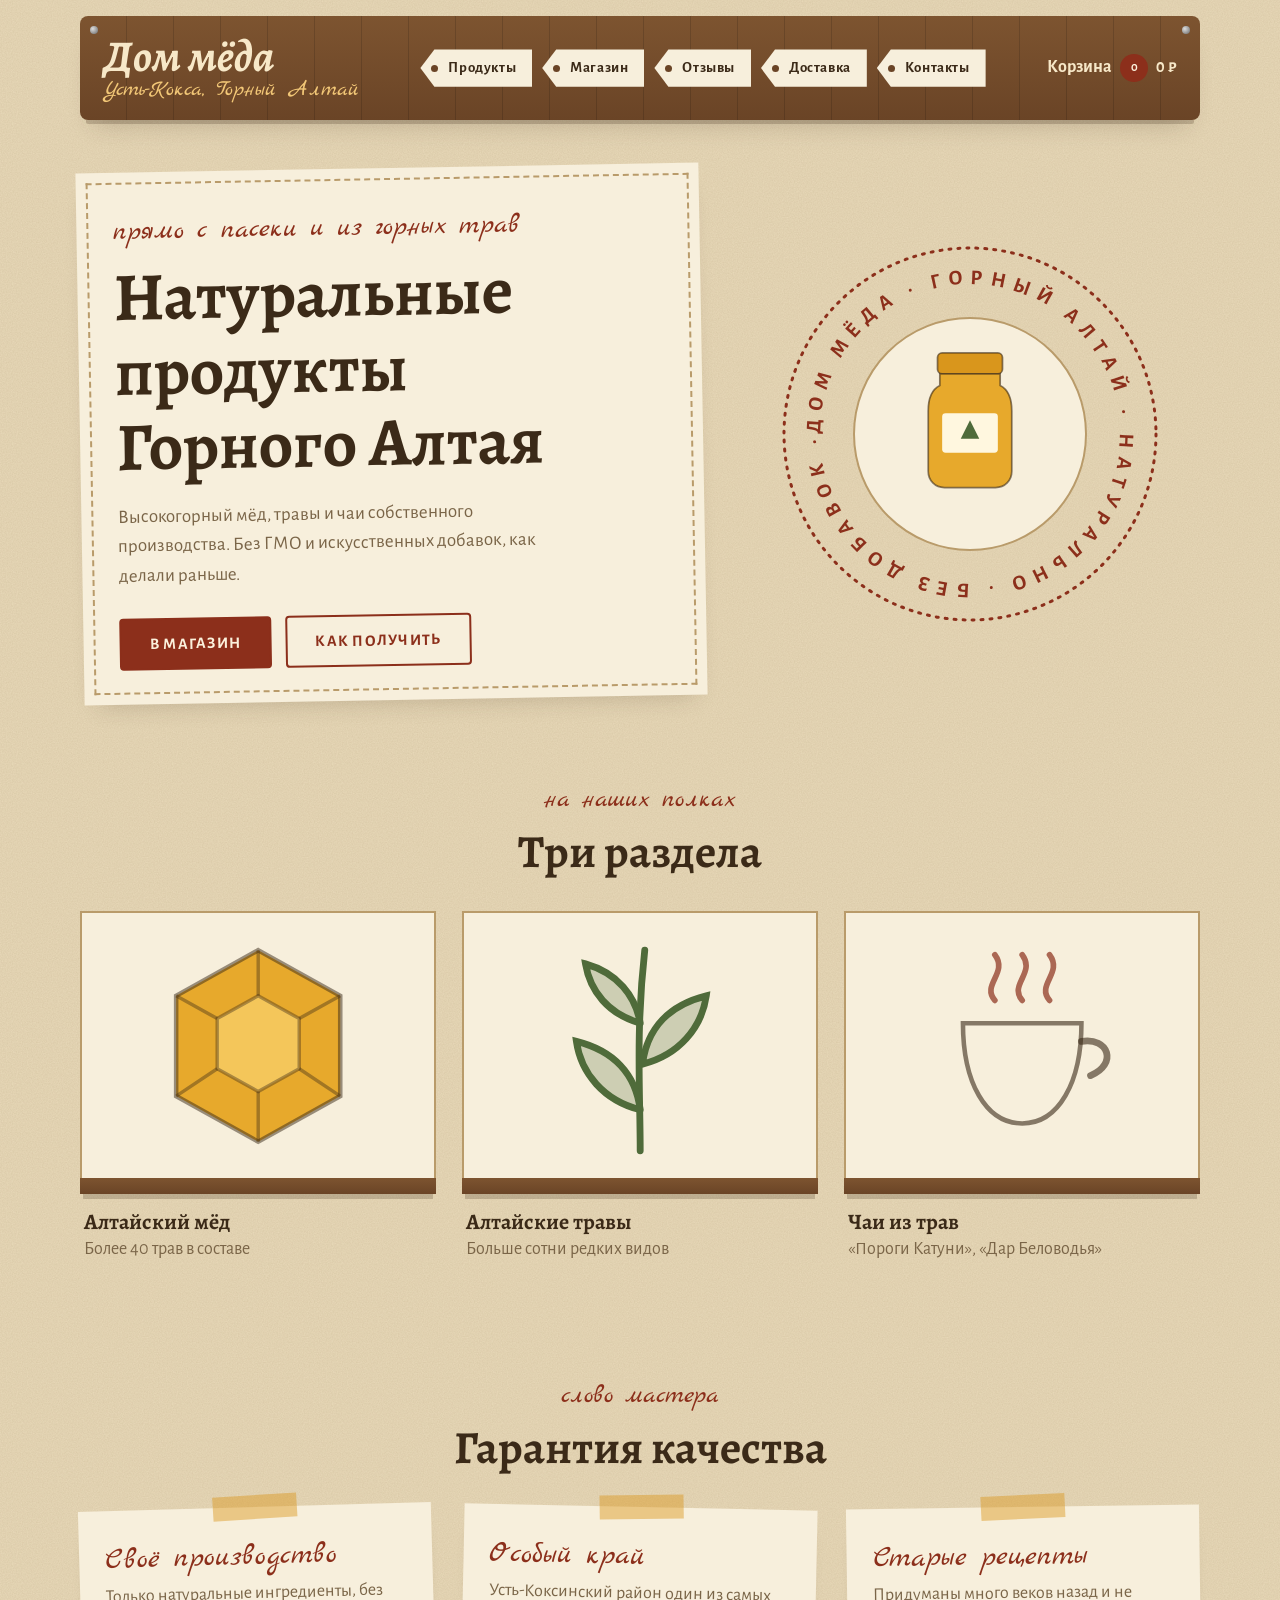
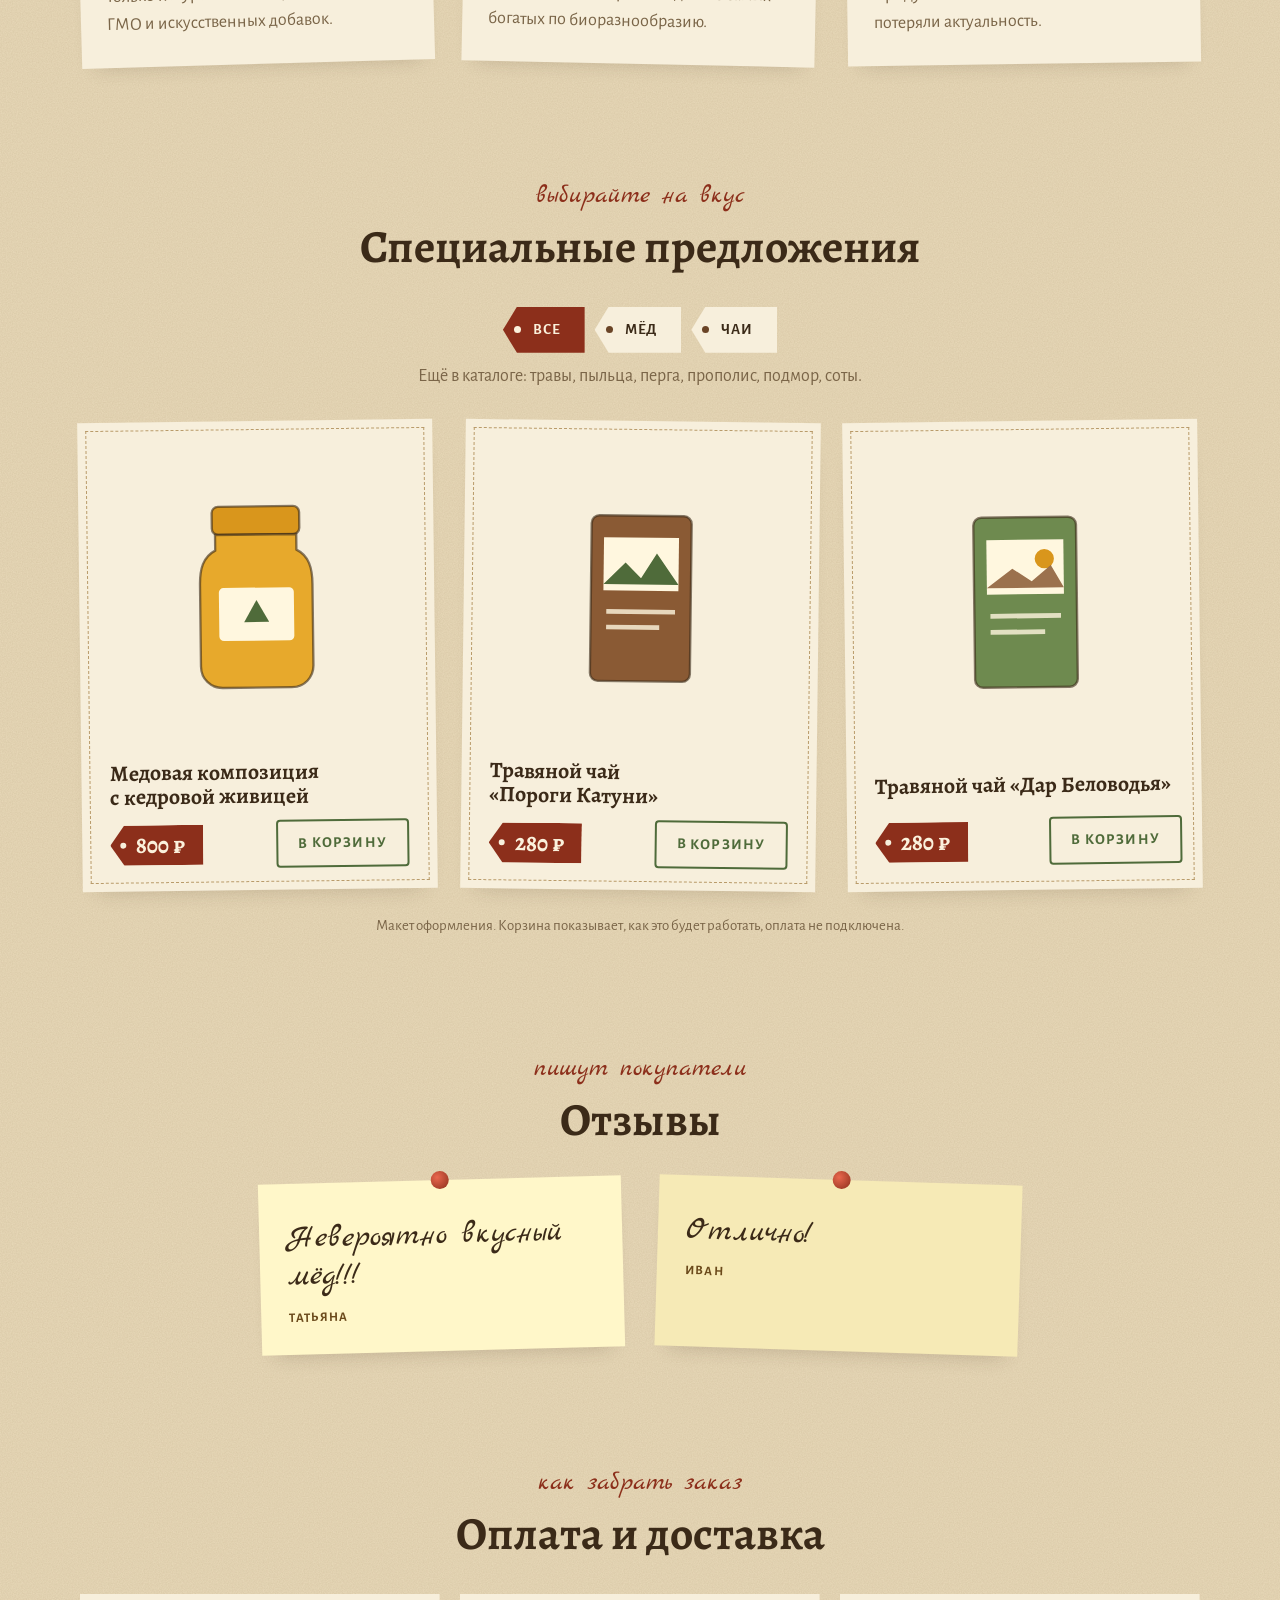
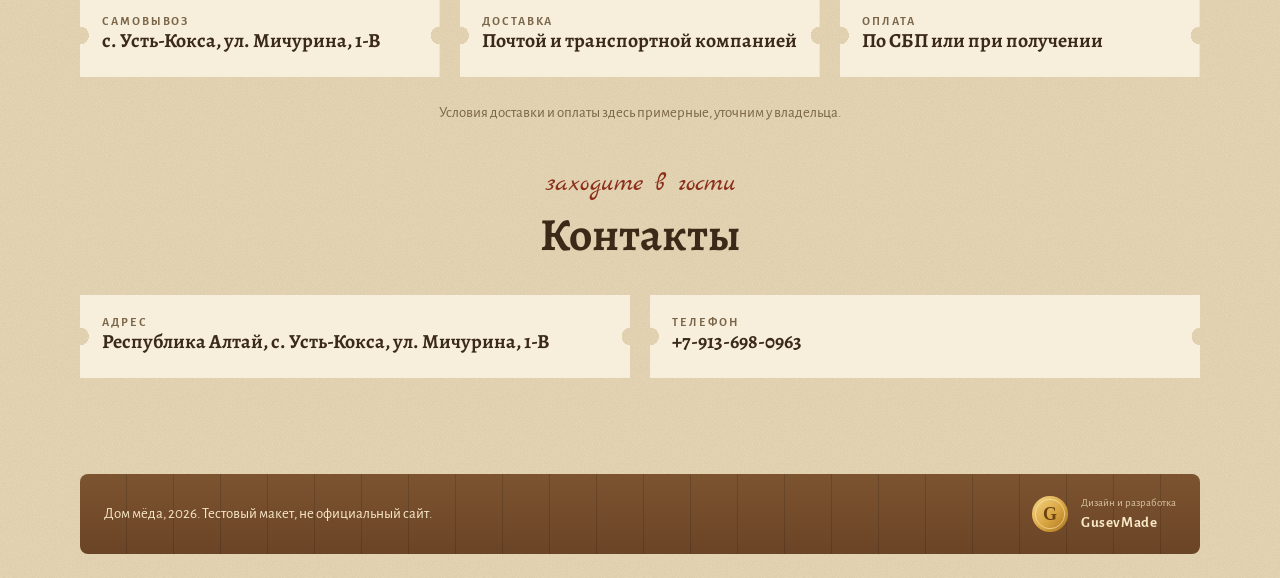
<file: dom-meda-craft/index.html>
<!doctype html><html lang="ru"><head><meta charset="utf-8"><meta name="viewport" content="width=device-width,initial-scale=1,viewport-fit=cover"><meta name="robots" content="noindex"><style>[hidden]{display:none!important}img{max-width:100%}</style><title>Дом мёда, крафт</title>
<link rel="preconnect" href="https://fonts.googleapis.com">
<link rel="stylesheet" href="https://fonts.googleapis.com/css2?family=Alegreya:ital,wght@0,500;0,700;1,500&family=Alegreya+Sans:wght@400;500;700&family=Marck+Script&display=swap">
<style>
/* Layout: «лавка». Страница как крафтовый прилавок: вывеска-доска, ярлыки вместо меню, этикетки-карточки, штамп-кольцо, записки с кнопками-булавками. Цвета бумаги, дерева и сургуча */
:root{
  --bg:#E8D9B9; --paper:#F7EFDC; --ink:#3B2A18; --muted:#7A6548; --line:#B99B6A;
  --wood:#6A4426; --wood-2:#7D5430; --on-wood:#F7E8C8; --stamp:#8C2F1B; --on-stamp:#FBF1DC;
  --green:#4F6B3A; --honey:#D9961C; --shadow:rgba(59,42,24,.22);
  --display:"Alegreya",Georgia,"Times New Roman",serif;
  --body:"Alegreya Sans",system-ui,-apple-system,"Segoe UI",sans-serif;
  --hand:"Marck Script","Segoe Script",cursive;
  --ease:cubic-bezier(.22,1,.36,1);
}
@media (prefers-color-scheme: dark){:root:not([data-theme="light"]){
  --bg:#21180F; --paper:#2F2217; --ink:#F2E4C6; --muted:#BFA77D; --line:#6B5435;
  --wood:#4A2F1A; --wood-2:#5A3A20; --on-wood:#F2E4C6; --stamp:#E58A6F; --on-stamp:#2A130B;
  --green:#9DBB7C; --honey:#F0B648; --shadow:rgba(0,0,0,.5); color-scheme:dark}}
:root[data-theme="dark"]{
  --bg:#21180F; --paper:#2F2217; --ink:#F2E4C6; --muted:#BFA77D; --line:#6B5435;
  --wood:#4A2F1A; --wood-2:#5A3A20; --on-wood:#F2E4C6; --stamp:#E58A6F; --on-stamp:#2A130B;
  --green:#9DBB7C; --honey:#F0B648; --shadow:rgba(0,0,0,.5); color-scheme:dark}

*{box-sizing:border-box}
html{scroll-behavior:smooth}
body{margin:0;color:var(--ink);font-family:var(--body);font-size:18px;line-height:1.55;overflow-x:hidden;
  background-color:var(--bg);
  background-image:url("data:image/svg+xml,%3Csvg xmlns='http://www.w3.org/2000/svg' width='160' height='160'%3E%3Cfilter id='n'%3E%3CfeTurbulence type='fractalNoise' baseFrequency='.8' numOctaves='2' stitchTiles='stitch'/%3E%3CfeColorMatrix values='0 0 0 0 .35 0 0 0 0 .25 0 0 0 0 .12 0 0 0 .2 0'/%3E%3C/filter%3E%3Crect width='100%25' height='100%25' filter='url(%23n)'/%3E%3C/svg%3E");
  padding-left:max(16px,env(safe-area-inset-left,0px));padding-right:max(16px,env(safe-area-inset-right,0px))}
.wrap{max-width:1120px;margin:0 auto}
h1,h2,h3{font-family:var(--display);margin:0;line-height:1.1;text-wrap:balance}
h1{font-weight:700;font-size:clamp(38px,6.4vw,68px)}
h2{font-weight:700;font-size:clamp(30px,4.4vw,46px)}
h3{font-weight:700;font-size:22px}
p{margin:0;text-wrap:pretty}
a{color:inherit}
a:focus-visible,button:focus-visible{outline:3px solid var(--stamp);outline-offset:3px}
.hand{font-family:var(--hand);font-weight:400;color:var(--stamp)}
section{padding-block:56px}
.sec-h{text-align:center;margin-bottom:34px;display:grid;gap:6px;justify-items:center}
.sec-h .hand{font-size:26px}

/* вывеска */
.sign{position:relative;margin-top:max(16px,env(safe-area-inset-top,0px));padding:18px 24px;border-radius:8px;color:var(--on-wood);
  background:repeating-linear-gradient(90deg,transparent 0 46px,rgba(0,0,0,.14) 46px 47px),linear-gradient(var(--wood-2),var(--wood));
  box-shadow:0 10px 0 -6px var(--shadow),0 18px 24px -14px var(--shadow);
  display:flex;justify-content:space-between;align-items:center;gap:16px 28px;flex-wrap:wrap}
.sign::before,.sign::after{content:"";position:absolute;top:10px;width:8px;height:8px;border-radius:50%;background:radial-gradient(circle at 35% 35%,#ddd,#666)}
.sign::before{left:10px}.sign::after{right:10px}
.brand{display:grid;gap:0}
.brand b{font:italic 700 clamp(30px,5vw,44px)/1 var(--display)}
.brand span{font:22px/1.1 var(--hand);color:#F2C777}
.tags{display:flex;gap:10px;flex-wrap:wrap;align-items:center}
.tags a{position:relative;text-decoration:none;color:var(--ink);background:var(--paper);padding:7px 16px 7px 28px;font-size:15px;font-weight:700;letter-spacing:.04em;
  clip-path:polygon(14px 0,100% 0,100% 100%,14px 100%,0 50%);transition:transform .4s var(--ease),background .3s}
.tags a::before{content:"";position:absolute;left:11px;top:50%;width:7px;height:7px;margin-top:-3.5px;border-radius:50%;background:var(--wood)}
.tags a:hover{transform:translateY(-3px) rotate(-2deg);background:#FFF6DE}
.cart{display:flex;align-items:center;gap:8px;font-weight:700;font-variant-numeric:tabular-nums}
.cart b{display:inline-grid;place-items:center;min-width:28px;height:28px;border-radius:14px;background:var(--stamp);color:var(--on-stamp);font-size:14px;padding:0 8px;transition:transform .4s var(--ease)}
.cart b.pop{transform:scale(1.35) rotate(-8deg)}

/* первый экран */
.hero{display:grid;grid-template-columns:minmax(0,1.15fr) minmax(0,.85fr);gap:36px;align-items:center;padding-block:48px 24px}
.label{position:relative;background:var(--paper);padding:38px 36px 34px;transform:rotate(-1deg);box-shadow:0 14px 24px -14px var(--shadow);
  outline:2px dashed var(--line);outline-offset:-12px}
.label .hand{font-size:28px}
.label h1{margin-top:6px}
.label p{margin-top:18px;max-width:46ch;color:var(--muted);font-size:19px}
.btns{display:flex;gap:14px;flex-wrap:wrap;margin-top:28px}
.btn{display:inline-flex;align-items:center;min-height:52px;padding:0 28px;text-decoration:none;font:700 16px var(--body);letter-spacing:.08em;text-transform:uppercase;border:2.5px solid var(--stamp);color:var(--stamp);border-radius:4px;transition:transform .4s var(--ease),background .3s,color .3s}
.btn:hover{transform:rotate(-1.5deg) translateY(-2px)}
.btn.s{background:var(--stamp);color:var(--on-stamp)}
.seal{width:100%;max-width:400px;justify-self:center}
.seal svg{width:100%;height:auto;display:block}
.seal text{font:700 21px var(--body);letter-spacing:3px;fill:var(--stamp)}
.spin{transform-origin:200px 200px;animation:turn 50s linear infinite}
@keyframes turn{to{transform:rotate(360deg)}}

/* полки */
.shelves{display:grid;grid-template-columns:repeat(auto-fit,minmax(240px,1fr));gap:26px}
.shelf{display:grid;gap:0;text-decoration:none}
.shelf .pic{aspect-ratio:4/3;background:var(--paper);display:grid;place-items:center;border:2px solid var(--line);border-bottom:0;overflow:hidden}
.shelf .pic svg{width:70%;height:86%;transition:transform .8s var(--ease)}
.shelf:hover .pic svg{transform:scale(1.08) rotate(-2deg)}
.shelf .plank{height:16px;background:linear-gradient(var(--wood-2),var(--wood));box-shadow:0 8px 0 -3px var(--shadow)}
.shelf .cap{padding:16px 4px 0;display:grid;gap:2px}
.shelf .cap span{color:var(--muted)}

/* записки гарантии */
.notes{display:grid;grid-template-columns:repeat(auto-fit,minmax(250px,1fr));gap:30px}
.note{position:relative;background:var(--paper);padding:34px 26px 28px;box-shadow:0 12px 20px -14px var(--shadow);transition:transform .5s var(--ease)}
.note:nth-child(1){transform:rotate(-1.6deg)}.note:nth-child(2){transform:rotate(1.2deg)}.note:nth-child(3){transform:rotate(-.8deg)}
.note:hover{transform:rotate(0) translateY(-4px)}
.note::before{content:"";position:absolute;top:-12px;left:50%;width:84px;height:24px;margin-left:-42px;background:rgba(217,150,28,.45);transform:rotate(-2deg)}
.note h3{font-family:var(--hand);font-weight:400;font-size:30px;color:var(--stamp);margin-bottom:6px}
.note p{color:var(--muted)}

/* магазин */
.chips{display:flex;justify-content:center;gap:10px;flex-wrap:wrap;margin-bottom:10px}
.chip{min-height:46px;padding:0 24px 0 30px;position:relative;border:0;background:var(--paper);color:var(--ink);font:700 15px var(--body);letter-spacing:.06em;text-transform:uppercase;cursor:pointer;
  clip-path:polygon(14px 0,100% 0,100% 100%,14px 100%,0 50%);transition:background .3s,color .3s}
.chip::before{content:"";position:absolute;left:11px;top:50%;width:7px;height:7px;margin-top:-3.5px;border-radius:50%;background:var(--wood)}
.chip:hover{background:#FFF6DE}
.chip.on{background:var(--stamp);color:var(--on-stamp)}
.chip.on::before{background:var(--on-stamp)}
.more{text-align:center;color:var(--muted);margin-bottom:30px}
.grid{display:grid;grid-template-columns:repeat(auto-fit,minmax(260px,1fr));gap:28px}
.card{position:relative;background:var(--paper);padding:20px 20px 22px;box-shadow:0 14px 22px -16px var(--shadow);outline:1.5px dashed var(--line);outline-offset:-9px;display:grid;gap:12px;transition:transform .5s var(--ease)}
.card:nth-child(odd){transform:rotate(-.7deg)}.card:nth-child(even){transform:rotate(.7deg)}
.card:hover{transform:rotate(0) translateY(-5px)}
.card[hidden]{display:none}
.card .art{aspect-ratio:1;display:grid;place-items:center;margin:8px 8px 0}
.card .art svg{height:68%;max-width:70%}
.card h3{padding-inline:8px}
.card .row{display:flex;justify-content:space-between;align-items:center;gap:12px;flex-wrap:wrap;padding-inline:8px}
.price{position:relative;background:var(--stamp);color:var(--on-stamp);font:700 24px var(--display);padding:4px 18px 4px 26px;clip-path:polygon(14px 0,100% 0,100% 100%,14px 100%,0 50%);font-variant-numeric:tabular-nums}
.price::before{content:"";position:absolute;left:10px;top:50%;width:6px;height:6px;margin-top:-3px;border-radius:50%;background:var(--paper)}
.add{min-height:48px;padding:0 20px;border:2.5px solid var(--green);background:transparent;color:var(--green);font:700 15px var(--body);letter-spacing:.08em;text-transform:uppercase;cursor:pointer;border-radius:4px;transition:background .3s,color .3s,transform .4s var(--ease)}
.add:hover{background:var(--green);color:var(--paper);transform:rotate(-2deg)}
.add.done{background:var(--green);color:var(--paper);animation:stamp .5s var(--ease)}
@keyframes stamp{0%{transform:scale(1.4) rotate(-10deg)}100%{transform:scale(1) rotate(0)}}
.note-small{margin-top:24px;text-align:center;font-size:15px;color:var(--muted)}

/* отзывы */
.slips{display:grid;grid-template-columns:repeat(auto-fit,minmax(260px,1fr));gap:34px;max-width:760px;margin:0 auto}
.slip{position:relative;background:#FFF7C9;color:#3B2A18;padding:36px 28px 26px;box-shadow:0 14px 20px -14px var(--shadow);transform:rotate(-1.5deg)}
.slip:nth-child(2){transform:rotate(1.8deg);background:#F6EAB6}
.slip::before{content:"";position:absolute;top:-9px;left:50%;width:18px;height:18px;margin-left:-9px;border-radius:50%;background:radial-gradient(circle at 35% 35%,#E9674E,#8C2F1B)}
.slip q{display:block;quotes:none;font:32px/1.2 var(--hand)}
.slip cite{display:block;margin-top:12px;font-style:normal;font-weight:700;letter-spacing:.1em;text-transform:uppercase;font-size:13px;color:#6B4A1B}

/* билеты: доставка, контакты */
.tickets{display:grid;grid-template-columns:repeat(auto-fit,minmax(250px,1fr));gap:20px}
.ticket{position:relative;background:var(--paper);padding:20px 22px;box-shadow:0 10px 18px -14px var(--shadow);
  -webkit-mask:radial-gradient(circle 9px at 0 50%,transparent 98%,#000) left/51% 100% no-repeat,radial-gradient(circle 9px at 100% 50%,transparent 98%,#000) right/51% 100% no-repeat;
  mask:radial-gradient(circle 9px at 0 50%,transparent 98%,#000) left/51% 100% no-repeat,radial-gradient(circle 9px at 100% 50%,transparent 98%,#000) right/51% 100% no-repeat}
.ticket small{display:block;font:700 12px var(--body);letter-spacing:.16em;text-transform:uppercase;color:var(--muted)}
.ticket b{font:700 20px/1.25 var(--display)}

/* подвал */
footer{margin-top:40px;margin-bottom:max(24px,env(safe-area-inset-bottom,0px));padding:20px 24px;border-radius:8px;color:var(--on-wood);
  background:repeating-linear-gradient(90deg,transparent 0 46px,rgba(0,0,0,.14) 46px 47px),linear-gradient(var(--wood-2),var(--wood));
  display:flex;justify-content:space-between;align-items:center;gap:14px;flex-wrap:wrap;font-size:15px}
.gm{display:flex;align-items:center;gap:12px;text-decoration:none;color:var(--on-wood)}
.coin svg{width:38px;height:38px;display:block;transition:transform 1s var(--ease)}
.gm:hover .coin svg{transform:rotateY(360deg)}
.gm small{display:block;font-size:11px;opacity:.75}
.gm b{font-weight:700;letter-spacing:.04em}

@media (max-width:760px){
  .hero{grid-template-columns:1fr;padding-top:32px}
  .seal{order:-1;max-width:240px}
  .label{padding:30px 24px 28px}
  .sign{padding:16px}
}
@media (prefers-reduced-motion:reduce){*{animation:none!important;transition:none!important}}
</style></head><body>

<div class="wrap">
  <header class="sign">
    <div class="brand"><b>Дом мёда</b><span>Усть-Кокса, Горный Алтай</span></div>
    <nav class="tags" aria-label="Разделы"><a href="#shelves">Продукты</a><a href="#shop">Магазин</a><a href="#reviews">Отзывы</a><a href="#delivery">Доставка</a><a href="#contacts">Контакты</a></nav>
    <div class="cart" aria-live="polite">Корзина <b id="cn">0</b> <span id="cs">0 ₽</span></div>
  </header>

  <section class="hero">
    <div class="label">
      <div class="hand">прямо с пасеки и из горных трав</div>
      <h1>Натуральные продукты Горного Алтая</h1>
      <p>Высокогорный мёд, травы и чаи собственного производства. Без ГМО и искусственных добавок, как делали раньше.</p>
      <div class="btns"><a class="btn s" href="#shop">В магазин</a><a class="btn" href="#delivery">Как получить</a></div>
    </div>
    <div class="seal" aria-hidden="true">
      <svg viewBox="0 0 400 400">
        <defs><path id="ring" d="M200 200 m-150 0 a150 150 0 1 1 300 0 a150 150 0 1 1 -300 0"/></defs>
        <circle cx="200" cy="200" r="186" fill="none" stroke="#8C2F1B" stroke-width="3" stroke-dasharray="2 7" stroke-linecap="round"/>
        <g class="spin"><text><textPath href="#ring" textLength="940" lengthAdjust="spacing">ДОМ МЁДА · ГОРНЫЙ АЛТАЙ · НАТУРАЛЬНО · БЕЗ ДОБАВОК · </textPath></text></g>
        <circle cx="200" cy="200" r="116" fill="#F7EFDC" stroke="#B99B6A" stroke-width="2"/>
        <g transform="translate(142 112) scale(1.16)">
          <rect x="22" y="6" width="56" height="18" rx="4" fill="#D9961C" stroke="#3B2A18" stroke-opacity=".6" stroke-width="1.5"/>
          <path d="M24 24h52v10c8 4 10 12 10 22v52c0 8-6 14-14 14H28c-8 0-14-6-14-14V56c0-10 2-18 10-22z" fill="#E7A92C" stroke="#3B2A18" stroke-opacity=".6" stroke-width="1.5"/>
          <rect x="26" y="58" width="48" height="34" rx="3" fill="#FFF7DF"/>
          <path d="M50 64l8 16H42z" fill="#4F6B3A"/>
        </g>
      </svg>
    </div>
  </section>

  <section id="shelves">
    <div class="sec-h"><span class="hand">на наших полках</span><h2>Три раздела</h2></div>
    <div class="shelves">
      <a class="shelf" href="#shop">
        <div class="pic"><svg viewBox="0 0 100 100" aria-hidden="true"><path d="M50 8l36 20v44L50 92 14 72V28z" fill="#E7A92C" stroke="#3B2A18" stroke-opacity=".5" stroke-width="2"/><path d="M50 28l18 10v22L50 70 32 60V38z" fill="#F4C65A" stroke="#3B2A18" stroke-opacity=".4" stroke-width="1.5"/><path d="M50 8v20M86 28L68 38M86 72L68 60M50 92V70M14 72l18-12M14 28l18 10" stroke="#3B2A18" stroke-opacity=".4" stroke-width="1.5"/></svg></div>
        <div class="plank"></div>
        <div class="cap"><h3>Алтайский мёд</h3><span>Более 40 трав в составе</span></div>
      </a>
      <a class="shelf" href="#shop">
        <div class="pic"><svg viewBox="0 0 100 100" aria-hidden="true"><g fill="none" stroke="#4F6B3A" stroke-width="3" stroke-linecap="round"><path d="M50 96C50 70 48 44 52 8"/><path d="M50 78C34 74 24 62 22 48C38 52 48 62 50 78" fill="#4F6B3A" fill-opacity=".25"/><path d="M51 58C67 54 77 42 79 28C63 32 53 42 51 58" fill="#4F6B3A" fill-opacity=".25"/><path d="M50 40C36 36 28 26 26 14C40 18 48 28 50 40" fill="#4F6B3A" fill-opacity=".25"/></g></svg></div>
        <div class="plank"></div>
        <div class="cap"><h3>Алтайские травы</h3><span>Больше сотни редких видов</span></div>
      </a>
      <a class="shelf" href="#shop">
        <div class="pic"><svg viewBox="0 0 100 100" aria-hidden="true"><g fill="none" stroke="#8C2F1B" stroke-width="2.5" stroke-linecap="round" opacity=".7"><path d="M38 30c-6-7 6-12 0-20"/><path d="M50 30c-6-7 6-12 0-20"/><path d="M62 30c-6-7 6-12 0-20"/></g><path d="M24 40h52c0 26-10 44-26 44S24 66 24 40z" fill="#F7EFDC" stroke="#3B2A18" stroke-opacity=".6" stroke-width="2"/><path d="M76 48c12-2 16 10 4 15" fill="none" stroke="#3B2A18" stroke-opacity=".6" stroke-width="3" stroke-linecap="round"/></svg></div>
        <div class="plank"></div>
        <div class="cap"><h3>Чаи из трав</h3><span>«Пороги Катуни», «Дар Беловодья»</span></div>
      </a>
    </div>
  </section>

  <section id="quality">
    <div class="sec-h"><span class="hand">слово мастера</span><h2>Гарантия качества</h2></div>
    <div class="notes">
      <div class="note"><h3>Своё производство</h3><p>Только натуральные ингредиенты, без ГМО и искусственных добавок.</p></div>
      <div class="note"><h3>Особый край</h3><p>Усть-Коксинский район один из самых богатых по биоразнообразию.</p></div>
      <div class="note"><h3>Старые рецепты</h3><p>Придуманы много веков назад и не потеряли актуальность.</p></div>
    </div>
  </section>

  <section id="shop">
    <div class="sec-h"><span class="hand">выбирайте на вкус</span><h2>Специальные предложения</h2></div>
    <div class="chips" role="group" aria-label="Разделы магазина">
      <button type="button" class="chip on" data-f="all">Все</button>
      <button type="button" class="chip" data-f="honey">Мёд</button>
      <button type="button" class="chip" data-f="tea">Чаи</button>
    </div>
    <p class="more">Ещё в каталоге: травы, пыльца, перга, прополис, подмор, соты.</p>
    <div class="grid" id="grid"></div>
    <p class="note-small">Макет оформления. Корзина показывает, как это будет работать, оплата не подключена.</p>
  </section>

  <section id="reviews">
    <div class="sec-h"><span class="hand">пишут покупатели</span><h2>Отзывы</h2></div>
    <div class="slips">
      <div class="slip"><q>Невероятно вкусный мёд!!!</q><cite>Татьяна</cite></div>
      <div class="slip"><q>Отлично!</q><cite>Иван</cite></div>
    </div>
  </section>

  <section id="delivery" style="padding-bottom:20px">
    <div class="sec-h"><span class="hand">как забрать заказ</span><h2>Оплата и доставка</h2></div>
    <div class="tickets">
      <div class="ticket"><small>Самовывоз</small><b>с. Усть-Кокса, ул. Мичурина, 1-В</b></div>
      <div class="ticket"><small>Доставка</small><b>Почтой и транспортной компанией</b></div>
      <div class="ticket"><small>Оплата</small><b>По СБП или при получении</b></div>
    </div>
    <p class="note-small">Условия доставки и оплаты здесь примерные, уточним у владельца.</p>
  </section>

  <section id="contacts" style="padding-top:20px">
    <div class="sec-h"><span class="hand">заходите в гости</span><h2>Контакты</h2></div>
    <div class="tickets">
      <div class="ticket"><small>Адрес</small><b>Республика Алтай, с. Усть-Кокса, ул. Мичурина, 1-В</b></div>
      <div class="ticket"><small>Телефон</small><b>+7-913-698-0963</b></div>
    </div>
  </section>

  <footer>
    <span>Дом мёда, 2026. Тестовый макет, не официальный сайт.</span>
    <a class="gm" href="https://gusevmade.ru" target="_blank" rel="noopener" aria-label="Дизайн и разработка: GusevMade">
      <span class="coin" aria-hidden="true"><svg viewBox="0 0 40 40"><defs><linearGradient id="gmG" x1="0" y1="0" x2="1" y2="1"><stop offset="0" stop-color="#F6D98A"/><stop offset=".55" stop-color="#D9A441"/><stop offset="1" stop-color="#A8741F"/></linearGradient></defs><circle cx="20" cy="20" r="19" fill="url(#gmG)"/><circle cx="20" cy="20" r="15.5" fill="none" stroke="#FBE7B0" stroke-opacity=".7"/><text x="20" y="26.6" text-anchor="middle" font-family="Georgia,serif" font-size="19" font-weight="700" fill="#6B4410">G</text></svg></span>
      <span><small>Дизайн и разработка</small><b>GusevMade</b></span>
    </a>
  </footer>
</div>

<script>
var items=[
 {n:'Медовая композиция с кедровой живицей',p:800,k:'jar',c:'honey'},
 {n:'Травяной чай «Пороги Катуни»',p:280,k:'pack',c:'tea'},
 {n:'Травяной чай «Дар Беловодья»',p:280,k:'pack2',c:'tea'}
];
var art={
 jar:'<svg viewBox="0 0 100 130"><rect x="22" y="6" width="56" height="18" rx="4" fill="#D9961C" stroke="#3B2A18" stroke-opacity=".6" stroke-width="1.5"/><path d="M24 24h52v10c8 4 10 12 10 22v52c0 8-6 14-14 14H28c-8 0-14-6-14-14V56c0-10 2-18 10-22z" fill="#E7A92C" stroke="#3B2A18" stroke-opacity=".6" stroke-width="1.5"/><rect x="26" y="58" width="48" height="34" rx="3" fill="#FFF7DF"/><path d="M50 66l8 14H42z" fill="#4F6B3A"/></svg>',
 pack:'<svg viewBox="0 0 100 130"><rect x="18" y="12" width="64" height="106" rx="5" fill="#8A5A34" stroke="#3B2A18" stroke-opacity=".6" stroke-width="1.5"/><rect x="26" y="26" width="48" height="34" fill="#FFF7DF"/><path d="M26 56l14-14 10 10 10-16 14 20z" fill="#4F6B3A"/><rect x="28" y="72" width="44" height="3" fill="#FFF7DF" opacity=".8"/><rect x="28" y="82" width="34" height="3" fill="#FFF7DF" opacity=".8"/></svg>',
 pack2:'<svg viewBox="0 0 100 130"><rect x="18" y="12" width="64" height="106" rx="5" fill="#6E8A4F" stroke="#3B2A18" stroke-opacity=".6" stroke-width="1.5"/><rect x="26" y="26" width="48" height="34" fill="#FFF7DF"/><circle cx="62" cy="38" r="6" fill="#D9961C"/><path d="M26 56l16-12 12 8 12-10 8 14z" fill="#8A5A34" fill-opacity=".85"/><rect x="28" y="72" width="44" height="3" fill="#FFF7DF" opacity=".8"/><rect x="28" y="82" width="34" height="3" fill="#FFF7DF" opacity=".8"/></svg>'
};
var count=0,sum=0,cn=document.getElementById('cn'),cs=document.getElementById('cs');
function fmt(n){return String(n).replace(/\B(?=(\d{3})+(?!\d))/g,' ')+' ₽'}
var grid=document.getElementById('grid');
items.forEach(function(it){
  var el=document.createElement('article');el.className='card';el.dataset.c=it.c;
  el.innerHTML='<div class="art">'+art[it.k]+'</div><h3>'+it.n+'</h3><div class="row"><span class="price">'+fmt(it.p)+'</span><button type="button" class="add">В корзину</button></div>';
  var b=el.querySelector('.add');
  b.addEventListener('click',function(){
    count++;sum+=it.p;cn.textContent=count;cs.textContent=fmt(sum);
    cn.classList.add('pop');setTimeout(function(){cn.classList.remove('pop')},300);
    b.classList.add('done');b.textContent='Принято';
    setTimeout(function(){b.classList.remove('done');b.textContent='В корзину'},1500);
  });
  grid.appendChild(el);
});
document.querySelectorAll('.chip').forEach(function(ch){
  ch.addEventListener('click',function(){
    document.querySelectorAll('.chip').forEach(function(x){x.classList.remove('on')});
    ch.classList.add('on');
    var f=ch.dataset.f;
    document.querySelectorAll('.card').forEach(function(c){c.hidden=(f!=='all'&&c.dataset.c!==f)});
  });
});
</script>
</body></html>
</file>
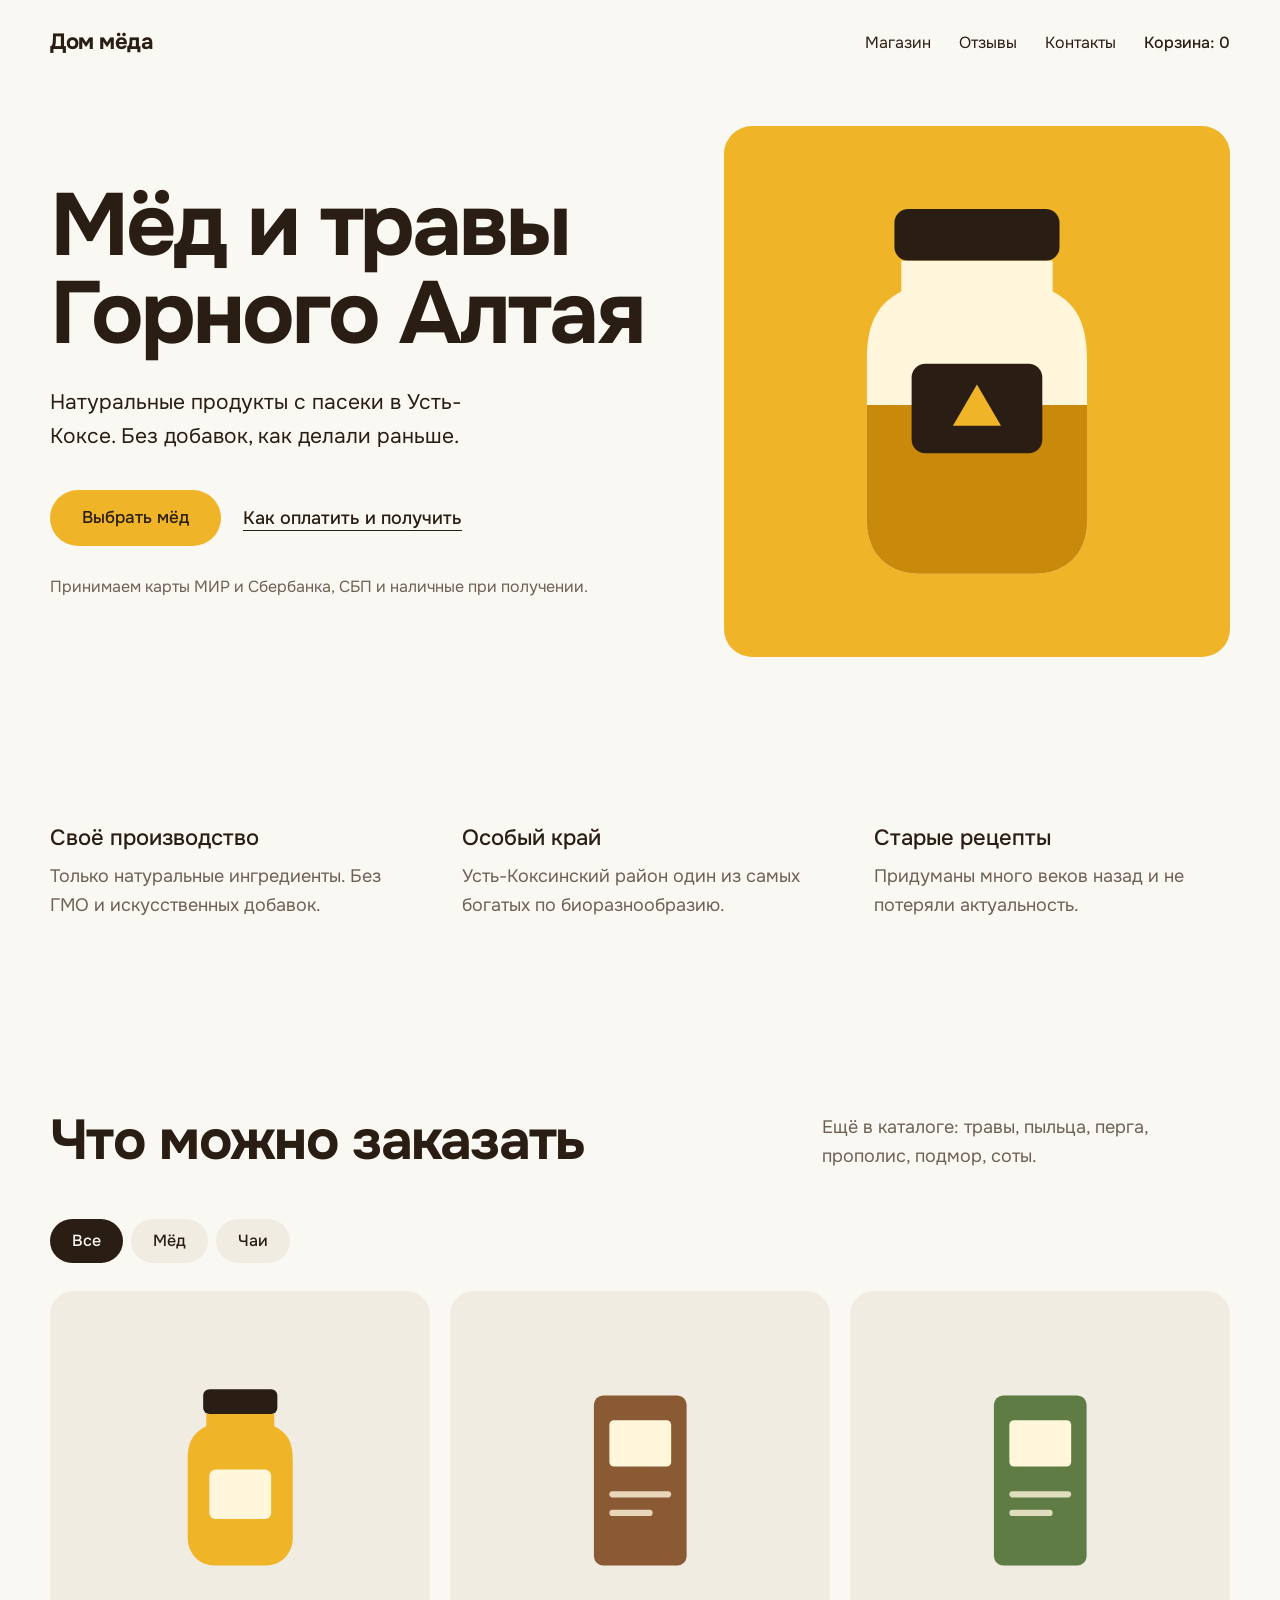
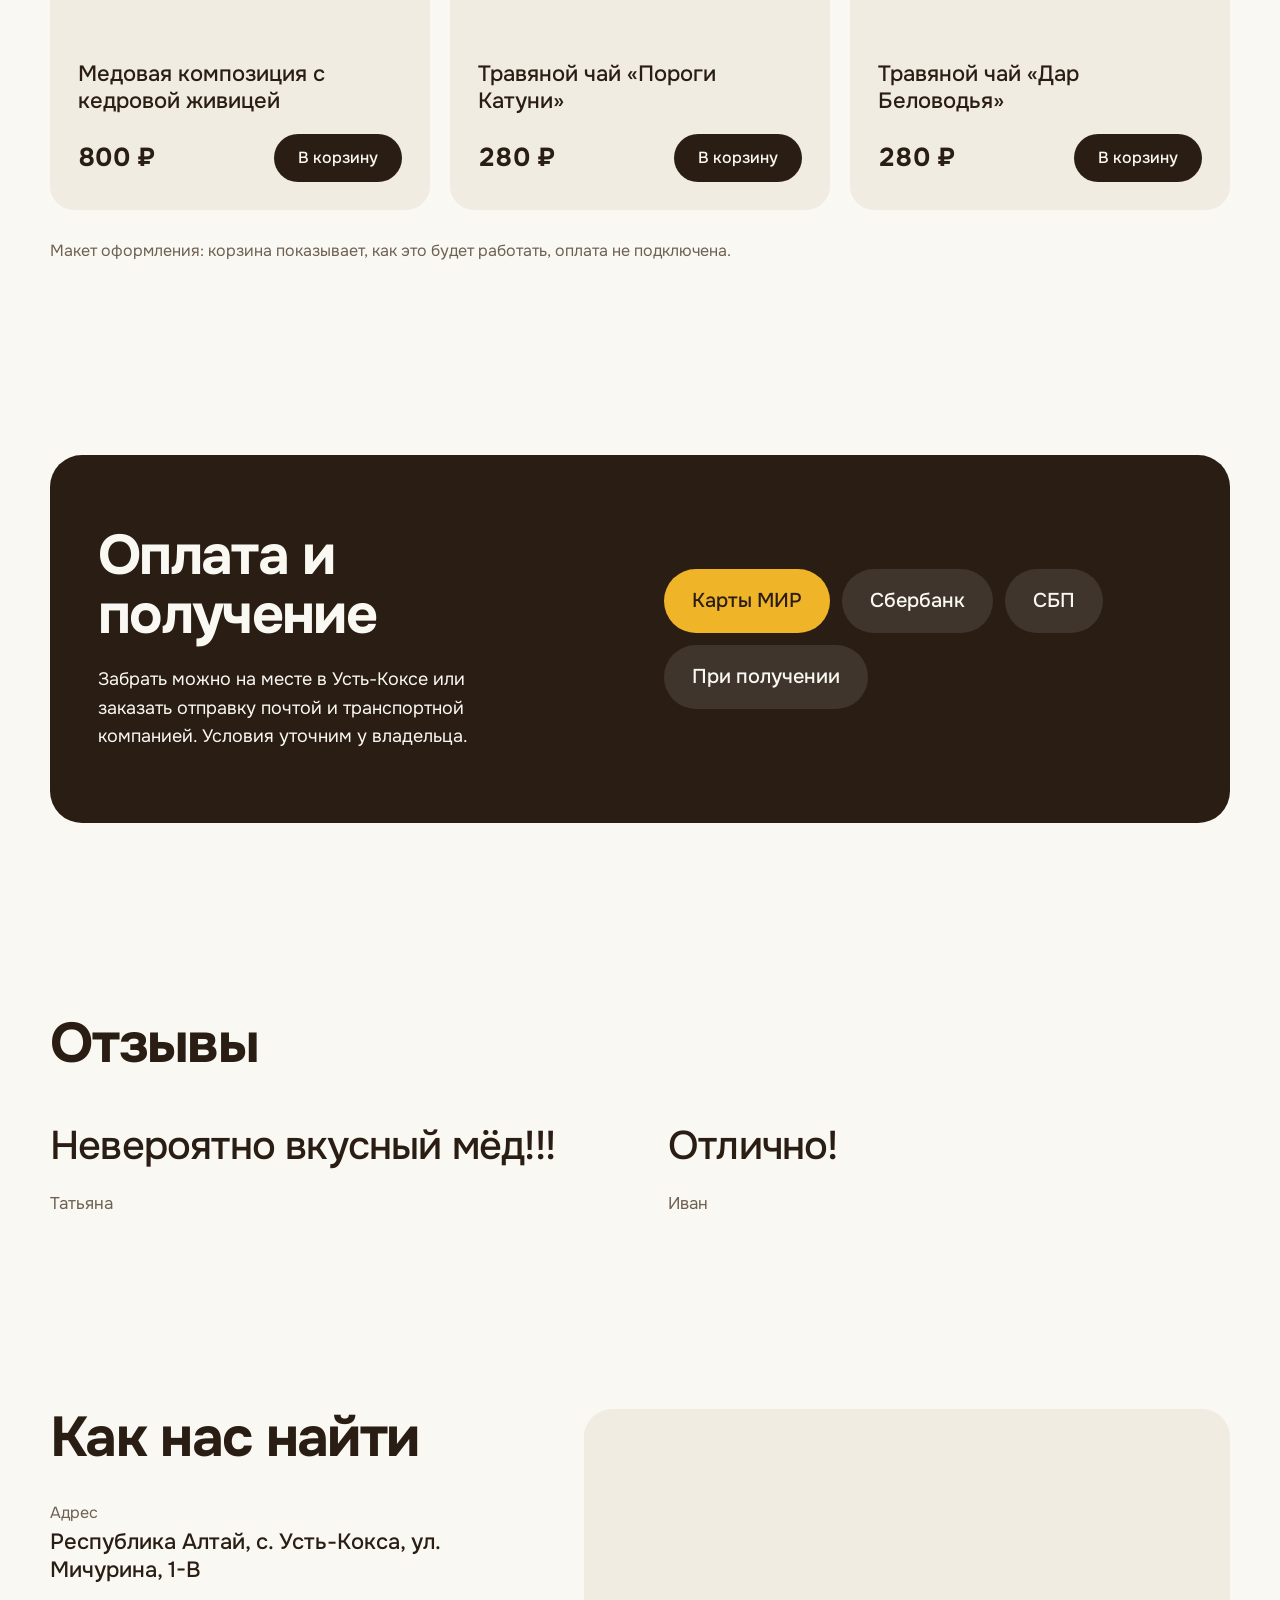
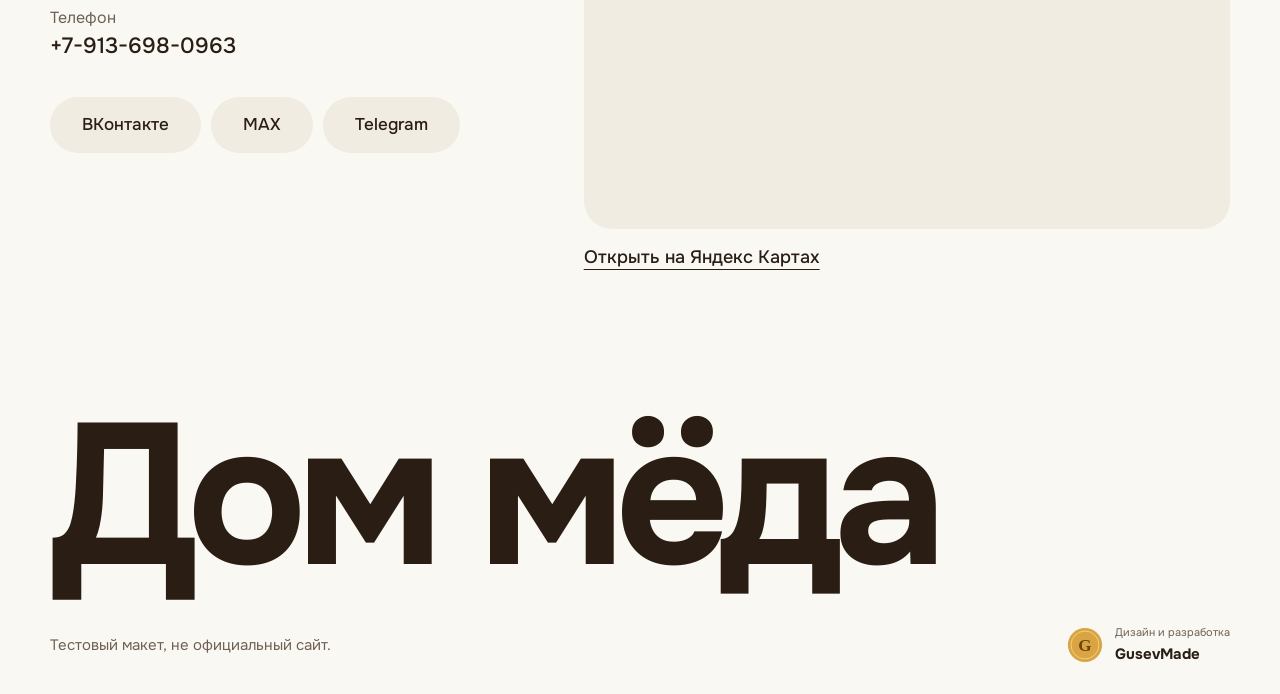
<file: dom-meda-minimal/index.html>
<!doctype html><html lang="ru"><head><meta charset="utf-8"><meta name="viewport" content="width=device-width,initial-scale=1,viewport-fit=cover"><meta name="robots" content="noindex"><style>[hidden]{display:none!important}img{max-width:100%}</style><title>Дом мёда, минимализм</title>

<link rel="preconnect" href="https://fonts.googleapis.com">
<link rel="stylesheet" href="https://fonts.googleapis.com/css2?family=Onest:wght@400;500;700&display=swap">
<style>
/* Layout: тихая одностраничная витрина. Крупный заголовок, одна плоская медовая плашка, воздух. Один шрифт, один акцент, без теней, градиентов и рамок */
:root{
  --bg:#FAF8F3; --ink:#2A1E14; --muted:#6E6154; --tone:#F0ECE2; --accent:#F0B429; --on-accent:#2A1E14; --field:#F0B429; --jar:#FFF6DC; --dark:#2A1E14; --on-dark:#FAF8F3;
  --font:"Onest",system-ui,-apple-system,"Segoe UI",sans-serif; --ease:cubic-bezier(.22,1,.36,1)}
@media (prefers-color-scheme: dark){:root:not([data-theme="light"]){--bg:#17120D;--ink:#F3EBDD;--muted:#B5A78F;--tone:#231C14;--dark:#0F0B07;--on-dark:#F3EBDD;color-scheme:dark}}
:root[data-theme="dark"]{--bg:#17120D;--ink:#F3EBDD;--muted:#B5A78F;--tone:#231C14;--dark:#0F0B07;--on-dark:#F3EBDD;color-scheme:dark}
*{box-sizing:border-box}
html{scroll-behavior:smooth}
body{margin:0;background:var(--bg);color:var(--ink);font:400 18px/1.6 var(--font);
  padding-left:max(20px,env(safe-area-inset-left,0px));padding-right:max(20px,env(safe-area-inset-right,0px))}
.wrap{max-width:1180px;margin:0 auto}
h1,h2,h3,p,blockquote{margin:0}
h1{font-weight:700;font-size:clamp(40px,7vw,88px);line-height:1;letter-spacing:-.035em;text-wrap:balance}
h2{font-weight:700;font-size:clamp(30px,4.6vw,56px);line-height:1.05;letter-spacing:-.03em;text-wrap:balance}
h3{font-weight:500;font-size:22px;line-height:1.25}
p{text-wrap:pretty}
a{color:inherit}
a:focus-visible,button:focus-visible{outline:3px solid var(--ink);outline-offset:3px}
section{padding-block:96px}
@media (max-width:760px){section{padding-block:56px}}

nav{display:flex;align-items:center;justify-content:space-between;gap:16px;padding-block:22px;padding-top:max(22px,env(safe-area-inset-top,0px))}
nav b{font-size:22px;font-weight:700;letter-spacing:-.02em}
nav .links{display:flex;gap:28px;align-items:center;font-size:16px}
nav .links a{text-decoration:none;padding:8px 0}
nav .links a:hover{text-decoration:underline;text-underline-offset:6px}
.cart{font-weight:500;font-variant-numeric:tabular-nums}
@media (max-width:620px){nav .links a.hide{display:none}nav .links{gap:18px}}

.btn{display:inline-flex;align-items:center;justify-content:center;min-height:56px;padding:0 32px;border-radius:999px;border:0;background:var(--accent);color:var(--on-accent);font:500 17px var(--font);text-decoration:none;cursor:pointer;transition:transform .35s var(--ease),background .25s}
.btn:hover{transform:translateY(-2px)}
.btn:active{transform:scale(.97)}
.btn.dark{background:var(--ink);color:var(--bg)}
.btn.tone{background:var(--tone);color:var(--ink)}
.btn.tone:hover{background:var(--accent);color:var(--on-accent)}
.link{font-weight:500;text-underline-offset:6px;padding:14px 4px}

.hero{display:grid;grid-template-columns:minmax(0,1.1fr) minmax(0,.9fr);gap:56px;align-items:center;padding-block:40px 72px}
.hero p.lead{margin-top:28px;max-width:34ch;font-size:21px;color:var(--ink)}
.acts{display:flex;gap:18px;flex-wrap:wrap;align-items:center;margin-top:36px}
.pay{margin-top:28px;color:var(--muted);font-size:16px}
.field{background:var(--field);aspect-ratio:1/1.05;display:grid;place-items:center;border-radius:28px;overflow:hidden}
.field svg{width:68%;height:auto;display:block}
@media (max-width:860px){.hero{grid-template-columns:1fr;gap:36px;padding-top:12px}.field{aspect-ratio:1/.8;order:-1}.field svg{width:46%}}

.three{display:grid;grid-template-columns:repeat(3,1fr);gap:56px}
.three p{margin-top:10px;color:var(--muted);max-width:30ch}
@media (max-width:860px){.three{grid-template-columns:1fr;gap:32px}}

.head{display:flex;justify-content:space-between;align-items:end;gap:24px;flex-wrap:wrap;margin-bottom:48px}
.head p{color:var(--muted);max-width:34ch}
.chips{display:flex;gap:8px;flex-wrap:wrap;margin-bottom:28px}
.chip{min-height:44px;padding:0 22px;border-radius:999px;border:0;background:var(--tone);color:var(--ink);font:500 16px var(--font);cursor:pointer;transition:background .25s,color .25s}
.chip.on{background:var(--ink);color:var(--bg)}
.grid{display:grid;grid-template-columns:repeat(3,1fr);gap:20px}
.item{background:var(--tone);border-radius:24px;padding:28px;display:grid;gap:18px;align-content:start}
.item[hidden]{display:none}
.item .art{aspect-ratio:1;display:grid;place-items:center}
.item .art svg{height:62%;width:auto}
.item .row{display:flex;justify-content:space-between;align-items:center;gap:12px;flex-wrap:wrap}
.price{font-size:26px;font-weight:700;letter-spacing:-.02em;font-variant-numeric:tabular-nums}
.add{min-height:48px;padding:0 24px;border-radius:999px;border:0;background:var(--ink);color:var(--bg);font:500 16px var(--font);cursor:pointer;transition:transform .35s var(--ease),background .25s,color .25s}
.add:hover{background:var(--accent);color:var(--on-accent)}
.add:active{transform:scale(.95)}
.add.done{background:var(--accent);color:var(--on-accent)}
.more{margin-top:28px;color:var(--muted);font-size:16px}
@media (max-width:860px){.grid{grid-template-columns:1fr}}

.dark-s{background:var(--dark);color:var(--on-dark);border-radius:32px;padding:72px 48px;display:grid;grid-template-columns:minmax(0,1fr) minmax(0,1fr);gap:48px;align-items:center}
.dark-s p{color:inherit;opacity:.8;max-width:34ch}
.methods{display:flex;flex-wrap:wrap;gap:12px}
.method{padding:16px 28px;border-radius:999px;background:rgba(255,255,255,.1);font-size:20px;font-weight:500}
.method.hot{background:var(--accent);color:var(--on-accent)}
@media (max-width:860px){.dark-s{grid-template-columns:1fr;padding:44px 24px;border-radius:24px}.method{font-size:17px;padding:13px 22px}}

.quotes{display:grid;grid-template-columns:1fr 1fr;gap:56px}
blockquote p{font-size:clamp(28px,3.6vw,40px);line-height:1.2;letter-spacing:-.02em;font-weight:500}
blockquote footer{margin-top:20px;color:var(--muted);font-size:17px}
@media (max-width:860px){.quotes{grid-template-columns:1fr;gap:40px}}

.contact{display:grid;grid-template-columns:minmax(0,.85fr) minmax(0,1.15fr);gap:56px}
.contact dl{margin:32px 0 0;display:grid;gap:20px}
.contact dt{color:var(--muted);font-size:16px}
.contact dd{margin:2px 0 0;font-size:22px;font-weight:500;line-height:1.3}
.soc{display:flex;gap:10px;flex-wrap:wrap;margin-top:36px}
.map{border-radius:28px;overflow:hidden;background:var(--tone);min-height:420px;display:grid}
.map iframe{width:100%;height:100%;min-height:420px;border:0;display:block}
.map-link{display:inline-block;margin-top:14px;font-weight:500;text-underline-offset:6px}
@media (max-width:860px){.contact{grid-template-columns:1fr;gap:36px}}

footer.end{padding-block:40px 28px;padding-bottom:max(28px,env(safe-area-inset-bottom,0px))}
.big{font-weight:700;font-size:clamp(56px,16vw,200px);line-height:.9;letter-spacing:-.05em;margin:0 0 36px}
.fl{display:flex;justify-content:space-between;align-items:center;gap:14px;flex-wrap:wrap;font-size:15px;color:var(--muted)}
.gm{display:flex;align-items:center;gap:12px;text-decoration:none;color:var(--ink)}
.gm svg{width:36px;height:36px;display:block;transition:transform 1s var(--ease)}
.gm:hover svg{transform:rotateY(360deg)}
.gm small{display:block;font-size:11px;color:var(--muted)}

.js .rv{opacity:0;transform:translateY(22px);transition:opacity .6s var(--ease),transform .6s var(--ease);transition-delay:var(--d,0ms)}
.js .rv.in{opacity:1;transform:none}
@media (prefers-reduced-motion:reduce){*{animation:none!important;transition:none!important;scroll-behavior:auto!important}.js .rv{opacity:1;transform:none}}
</style></head><body>

<div class="wrap">
  <nav aria-label="Основное">
    <b>Дом мёда</b>
    <div class="links"><a class="hide" href="#shop">Магазин</a><a class="hide" href="#reviews">Отзывы</a><a href="#contacts">Контакты</a><span class="cart" aria-live="polite">Корзина: <span id="cn">0</span></span></div>
  </nav>

  <header class="hero">
    <div>
      <h1 class="rv">Мёд и травы Горного Алтая</h1>
      <p class="lead rv" style="--d:80ms">Натуральные продукты с пасеки в Усть-Коксе. Без добавок, как делали раньше.</p>
      <div class="acts rv" style="--d:160ms"><a class="btn" href="#shop">Выбрать мёд</a><a class="link" href="#delivery">Как оплатить и получить</a></div>
      <p class="pay rv" style="--d:220ms">Принимаем карты МИР и Сбербанка, СБП и наличные при получении.</p>
    </div>
    <div class="field rv" style="--d:120ms" aria-hidden="true">
      <svg viewBox="0 0 200 240"><rect x="52" y="14" width="96" height="30" rx="8" fill="#2A1E14"/><path d="M56 44h88v18c16 8 20 22 20 40v94c0 18-12 30-30 30H66c-18 0-30-12-30-30v-94c0-18 4-32 20-40z" fill="#FFF6DC"/><path d="M36 128h128v68c0 18-12 30-30 30H66c-18 0-30-12-30-30z" fill="#C98A0B"/><rect x="62" y="104" width="76" height="52" rx="8" fill="#2A1E14"/><path d="M100 116l14 24H86z" fill="#F0B429"/></svg>
    </div>
  </header>

  <section>
    <div class="three">
      <div class="rv"><h3>Своё производство</h3><p>Только натуральные ингредиенты. Без ГМО и искусственных добавок.</p></div>
      <div class="rv" style="--d:80ms"><h3>Особый край</h3><p>Усть-Коксинский район один из самых богатых по биоразнообразию.</p></div>
      <div class="rv" style="--d:160ms"><h3>Старые рецепты</h3><p>Придуманы много веков назад и не потеряли актуальность.</p></div>
    </div>
  </section>

  <section id="shop">
    <div class="head"><h2 class="rv">Что можно заказать</h2><p class="rv">Ещё в каталоге: травы, пыльца, перга, прополис, подмор, соты.</p></div>
    <div class="chips rv" role="group" aria-label="Фильтр"><button type="button" class="chip on" data-f="all">Все</button><button type="button" class="chip" data-f="honey">Мёд</button><button type="button" class="chip" data-f="tea">Чаи</button></div>
    <div class="grid" id="grid"></div>
    <p class="more">Макет оформления: корзина показывает, как это будет работать, оплата не подключена.</p>
  </section>

  <section id="delivery">
    <div class="dark-s">
      <div><h2 class="rv">Оплата и получение</h2><p class="rv" style="margin-top:20px">Забрать можно на месте в Усть-Коксе или заказать отправку почтой и транспортной компанией. Условия уточним у владельца.</p></div>
      <div class="methods rv" style="--d:100ms"><span class="method hot">Карты МИР</span><span class="method">Сбербанк</span><span class="method">СБП</span><span class="method">При получении</span></div>
    </div>
  </section>

  <section id="reviews">
    <div class="head"><h2 class="rv">Отзывы</h2></div>
    <div class="quotes">
      <blockquote class="rv"><p>Невероятно вкусный мёд!!!</p><footer>Татьяна</footer></blockquote>
      <blockquote class="rv" style="--d:100ms"><p>Отлично!</p><footer>Иван</footer></blockquote>
    </div>
  </section>

  <section id="contacts">
    <div class="contact">
      <div>
        <h2 class="rv">Как нас найти</h2>
        <dl class="rv" style="--d:80ms">
          <div><dt>Адрес</dt><dd>Республика Алтай, с. Усть-Кокса, ул. Мичурина, 1-В</dd></div>
          <div><dt>Телефон</dt><dd><a href="tel:+79136980963" style="text-decoration:none">+7-913-698-0963</a></dd></div>
        </dl>
        <div class="soc rv" style="--d:140ms">
          <a class="btn tone" href="https://vk.com/" target="_blank" rel="noopener">ВКонтакте</a>
          <a class="btn tone" href="https://max.ru/" target="_blank" rel="noopener">MAX</a>
          <a class="btn tone" href="https://t.me/" target="_blank" rel="noopener">Telegram</a>
        </div>
      </div>
      <div class="rv" style="--d:100ms">
        <div class="map"><iframe title="Карта: Дом мёда на Яндекс Картах" loading="lazy" src="https://yandex.ru/map-widget/v1/?ll=85.6167%2C50.2667&z=15&pt=85.6167%2C50.2667%2Cpm2rdm"></iframe></div>
        <a class="map-link" href="https://yandex.ru/maps/?text=%D0%A3%D1%81%D1%82%D1%8C-%D0%9A%D0%BE%D0%BA%D1%81%D0%B0%2C%20%D1%83%D0%BB.%20%D0%9C%D0%B8%D1%87%D1%83%D1%80%D0%B8%D0%BD%D0%B0%2C%201%D0%92" target="_blank" rel="noopener">Открыть на Яндекс Картах</a>
      </div>
    </div>
  </section>

  <footer class="end">
    <p class="big" aria-hidden="true">Дом мёда</p>
    <div class="fl">
      <span>Тестовый макет, не официальный сайт.</span>
      <a class="gm" href="https://gusevmade.ru" target="_blank" rel="noopener" aria-label="Дизайн и разработка: GusevMade">
        <svg viewBox="0 0 40 40" aria-hidden="true"><circle cx="20" cy="20" r="19" fill="#D9A441"/><circle cx="20" cy="20" r="15.5" fill="none" stroke="#FBE7B0" stroke-opacity=".7"/><text x="20" y="26.6" text-anchor="middle" font-family="Georgia,serif" font-size="19" font-weight="700" fill="#6B4410">G</text></svg>
        <span><small>Дизайн и разработка</small><b>GusevMade</b></span>
      </a>
    </div>
  </footer>
</div>

<script>
document.documentElement.classList.add('js');
var items=[
 {n:'Медовая композиция с кедровой живицей',p:800,c:'honey',k:'jar'},
 {n:'Травяной чай «Пороги Катуни»',p:280,c:'tea',k:'p1'},
 {n:'Травяной чай «Дар Беловодья»',p:280,c:'tea',k:'p2'}];
var art={
 jar:'<svg viewBox="0 0 100 130"><rect x="26" y="6" width="48" height="16" rx="4" fill="#2A1E14"/><path d="M28 22h44v8c10 5 12 12 12 22v50c0 10-7 18-17 18H33c-10 0-17-8-17-18V52c0-10 2-17 12-22z" fill="#F0B429"/><rect x="30" y="58" width="40" height="32" rx="4" fill="#FFF6DC"/></svg>',
 p1:'<svg viewBox="0 0 100 130"><rect x="20" y="10" width="60" height="110" rx="6" fill="#8A5A34"/><rect x="30" y="26" width="40" height="30" rx="3" fill="#FFF6DC"/><rect x="30" y="72" width="40" height="4" rx="2" fill="#FFF6DC" opacity=".8"/><rect x="30" y="84" width="28" height="4" rx="2" fill="#FFF6DC" opacity=".8"/></svg>',
 p2:'<svg viewBox="0 0 100 130"><rect x="20" y="10" width="60" height="110" rx="6" fill="#5F7C45"/><rect x="30" y="26" width="40" height="30" rx="3" fill="#FFF6DC"/><rect x="30" y="72" width="40" height="4" rx="2" fill="#FFF6DC" opacity=".8"/><rect x="30" y="84" width="28" height="4" rx="2" fill="#FFF6DC" opacity=".8"/></svg>'};
function fmt(n){return String(n).replace(/\B(?=(\d{3})+(?!\d))/g,' ')+' ₽'}
var count=0,cn=document.getElementById('cn'),grid=document.getElementById('grid');
items.forEach(function(it,i){
  var el=document.createElement('article');el.className='item rv';el.dataset.c=it.c;el.style.setProperty('--d',(i*80)+'ms');
  el.innerHTML='<div class="art">'+art[it.k]+'</div><h3>'+it.n+'</h3><div class="row"><span class="price">'+fmt(it.p)+'</span><button type="button" class="add">В корзину</button></div>';
  var b=el.querySelector('.add');
  b.addEventListener('click',function(){count++;cn.textContent=count;b.classList.add('done');b.textContent='Добавлено';setTimeout(function(){b.classList.remove('done');b.textContent='В корзину'},1400)});
  grid.appendChild(el)});
document.querySelectorAll('.chip').forEach(function(ch){ch.addEventListener('click',function(){
  document.querySelectorAll('.chip').forEach(function(x){x.classList.remove('on')});ch.classList.add('on');
  document.querySelectorAll('.item').forEach(function(c){c.hidden=(ch.dataset.f!=='all'&&c.dataset.c!==ch.dataset.f)})})});
(function(){var els=document.querySelectorAll('.rv');
 if(!('IntersectionObserver' in window)){els.forEach(function(e){e.classList.add('in')});return}
 var io=new IntersectionObserver(function(es){es.forEach(function(e){if(e.isIntersecting){e.target.classList.add('in');io.unobserve(e.target)}})},{threshold:.12});
 els.forEach(function(e){io.observe(e)});
 setTimeout(function(){els.forEach(function(e){e.classList.add('in')})},4000)})();
</script>
</body></html>
</file>
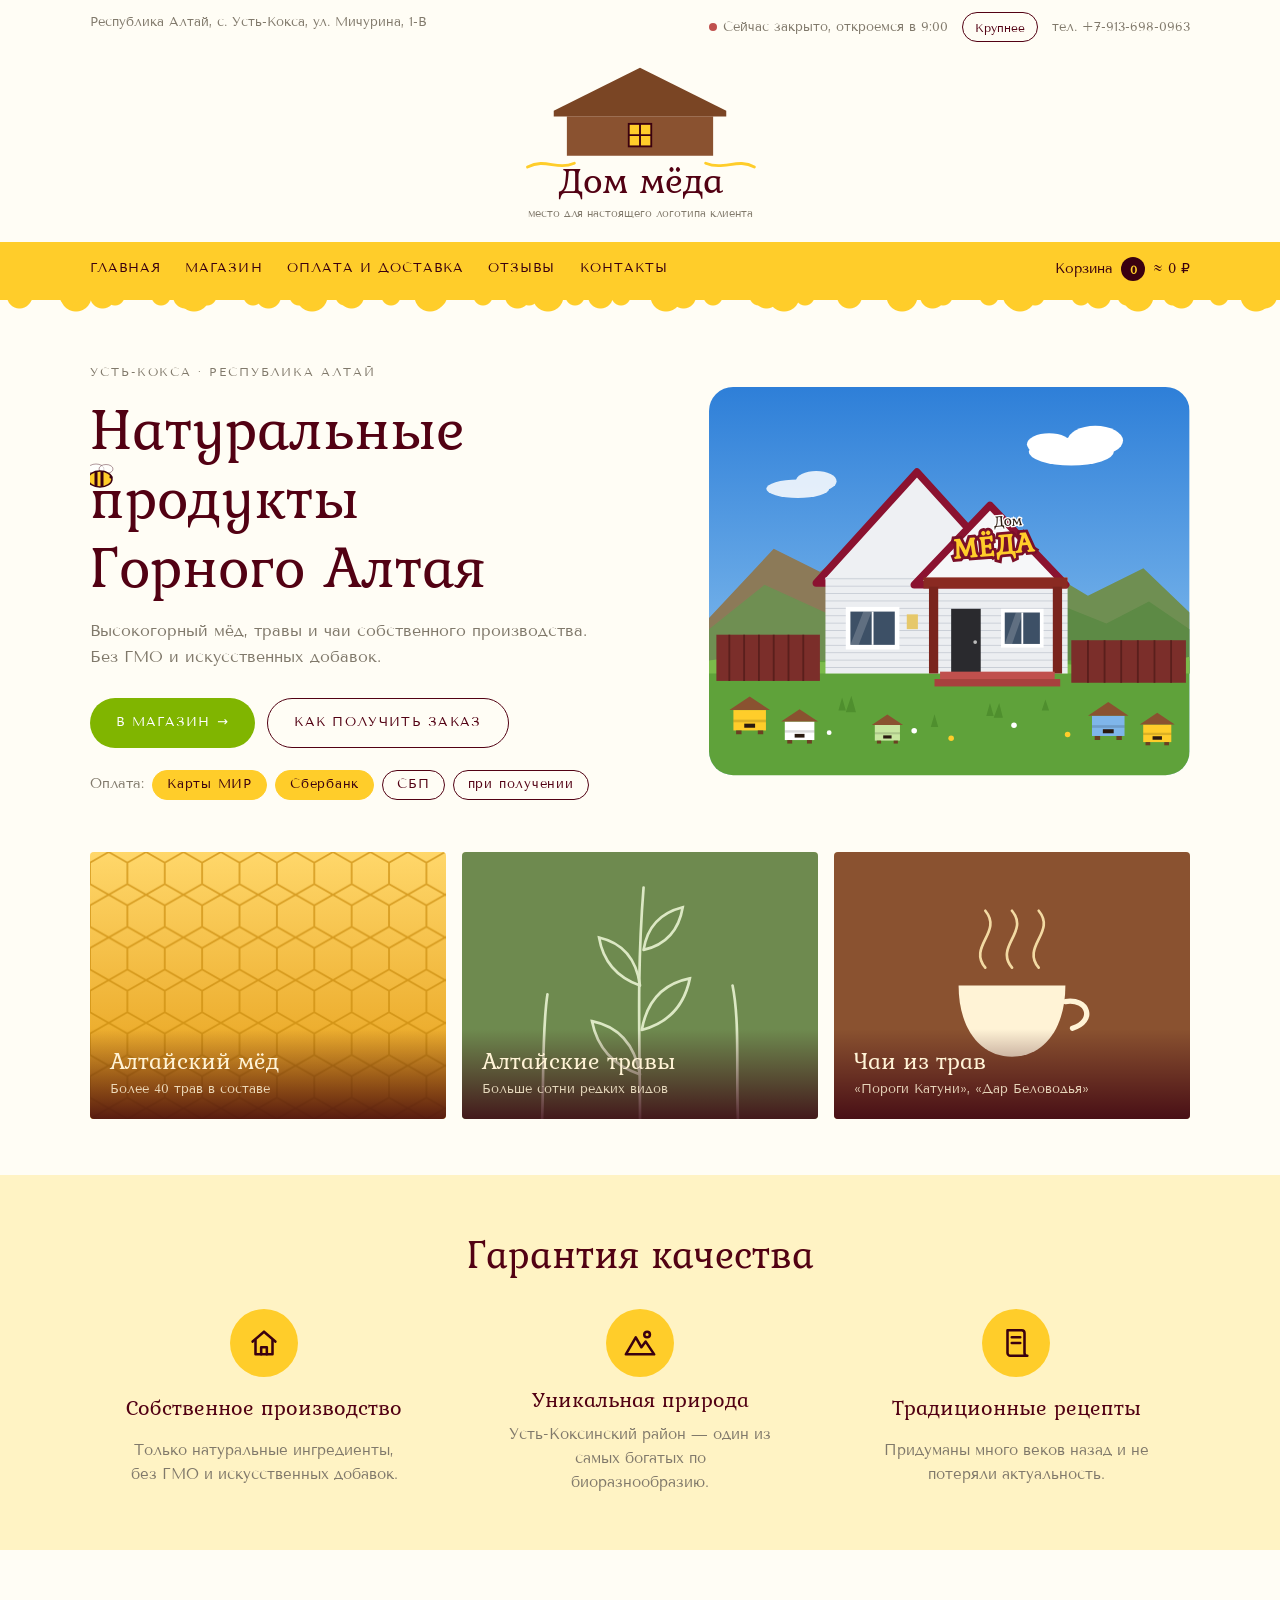
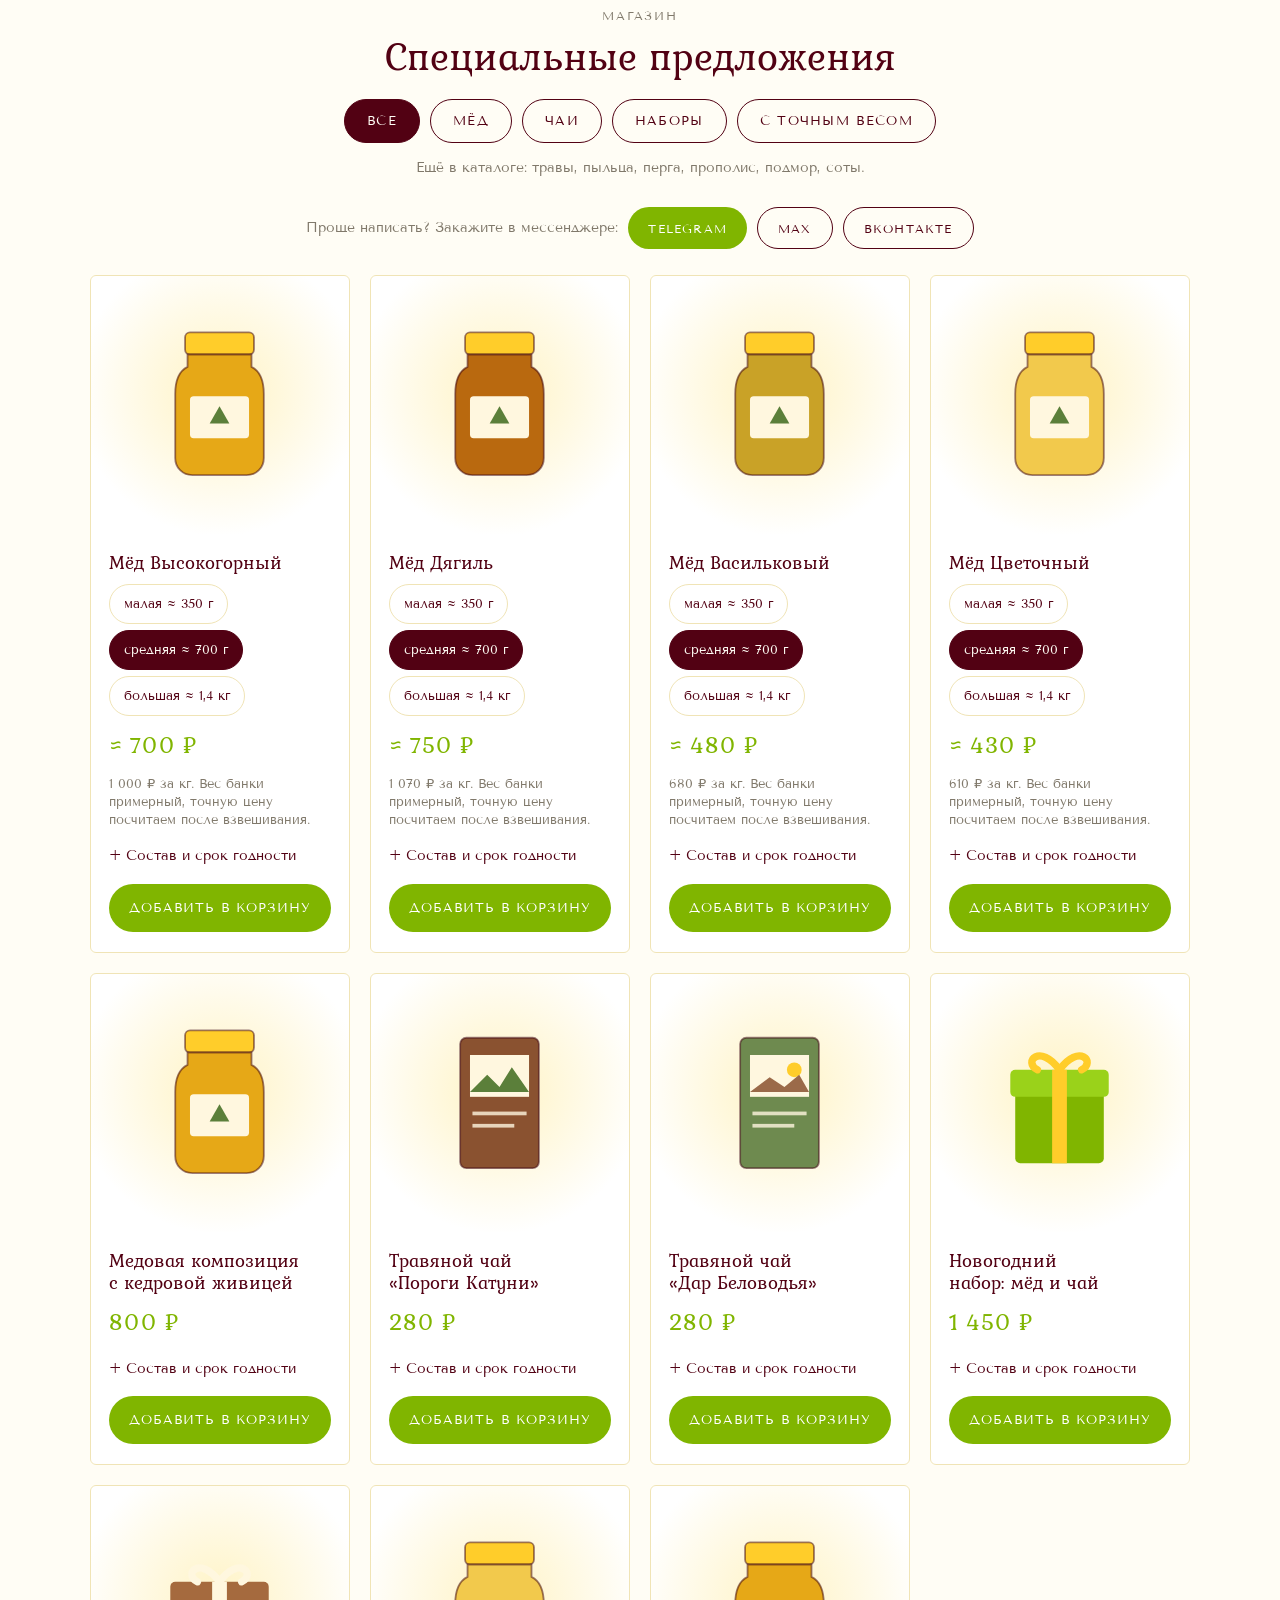
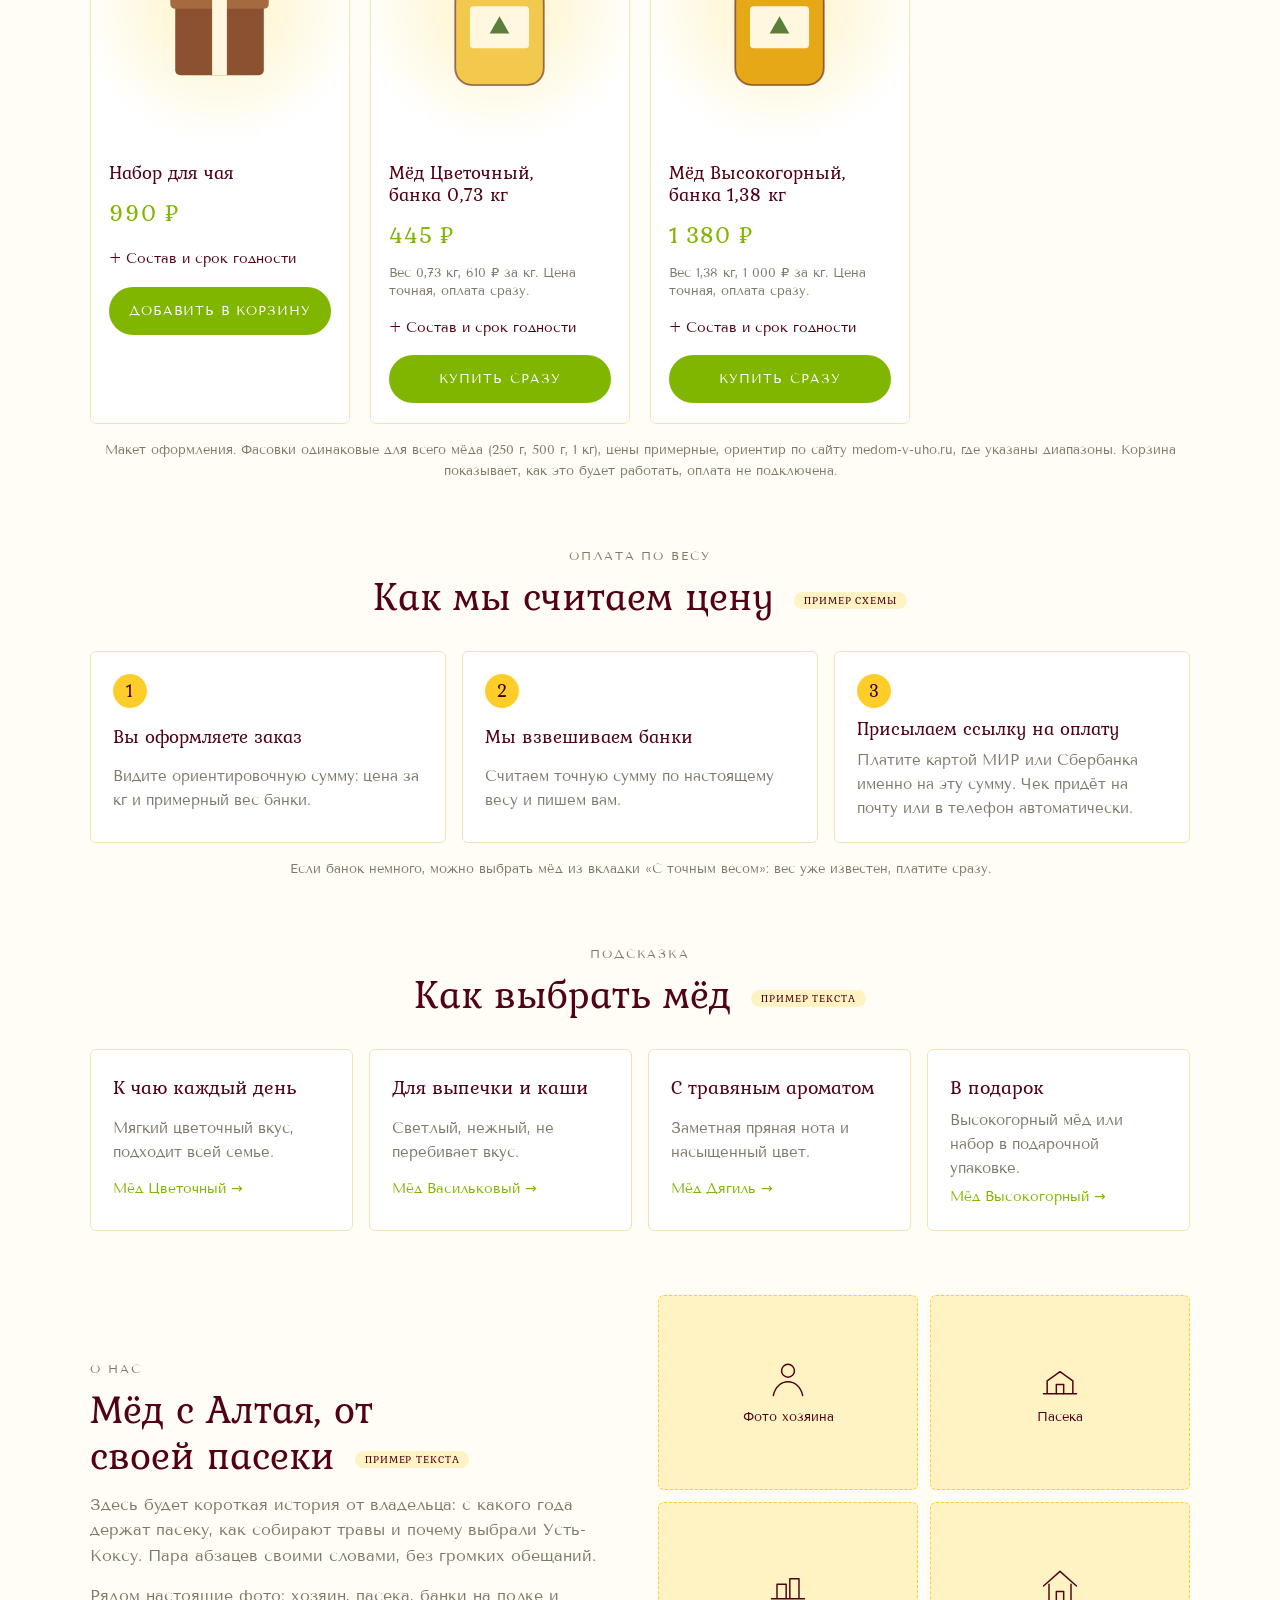
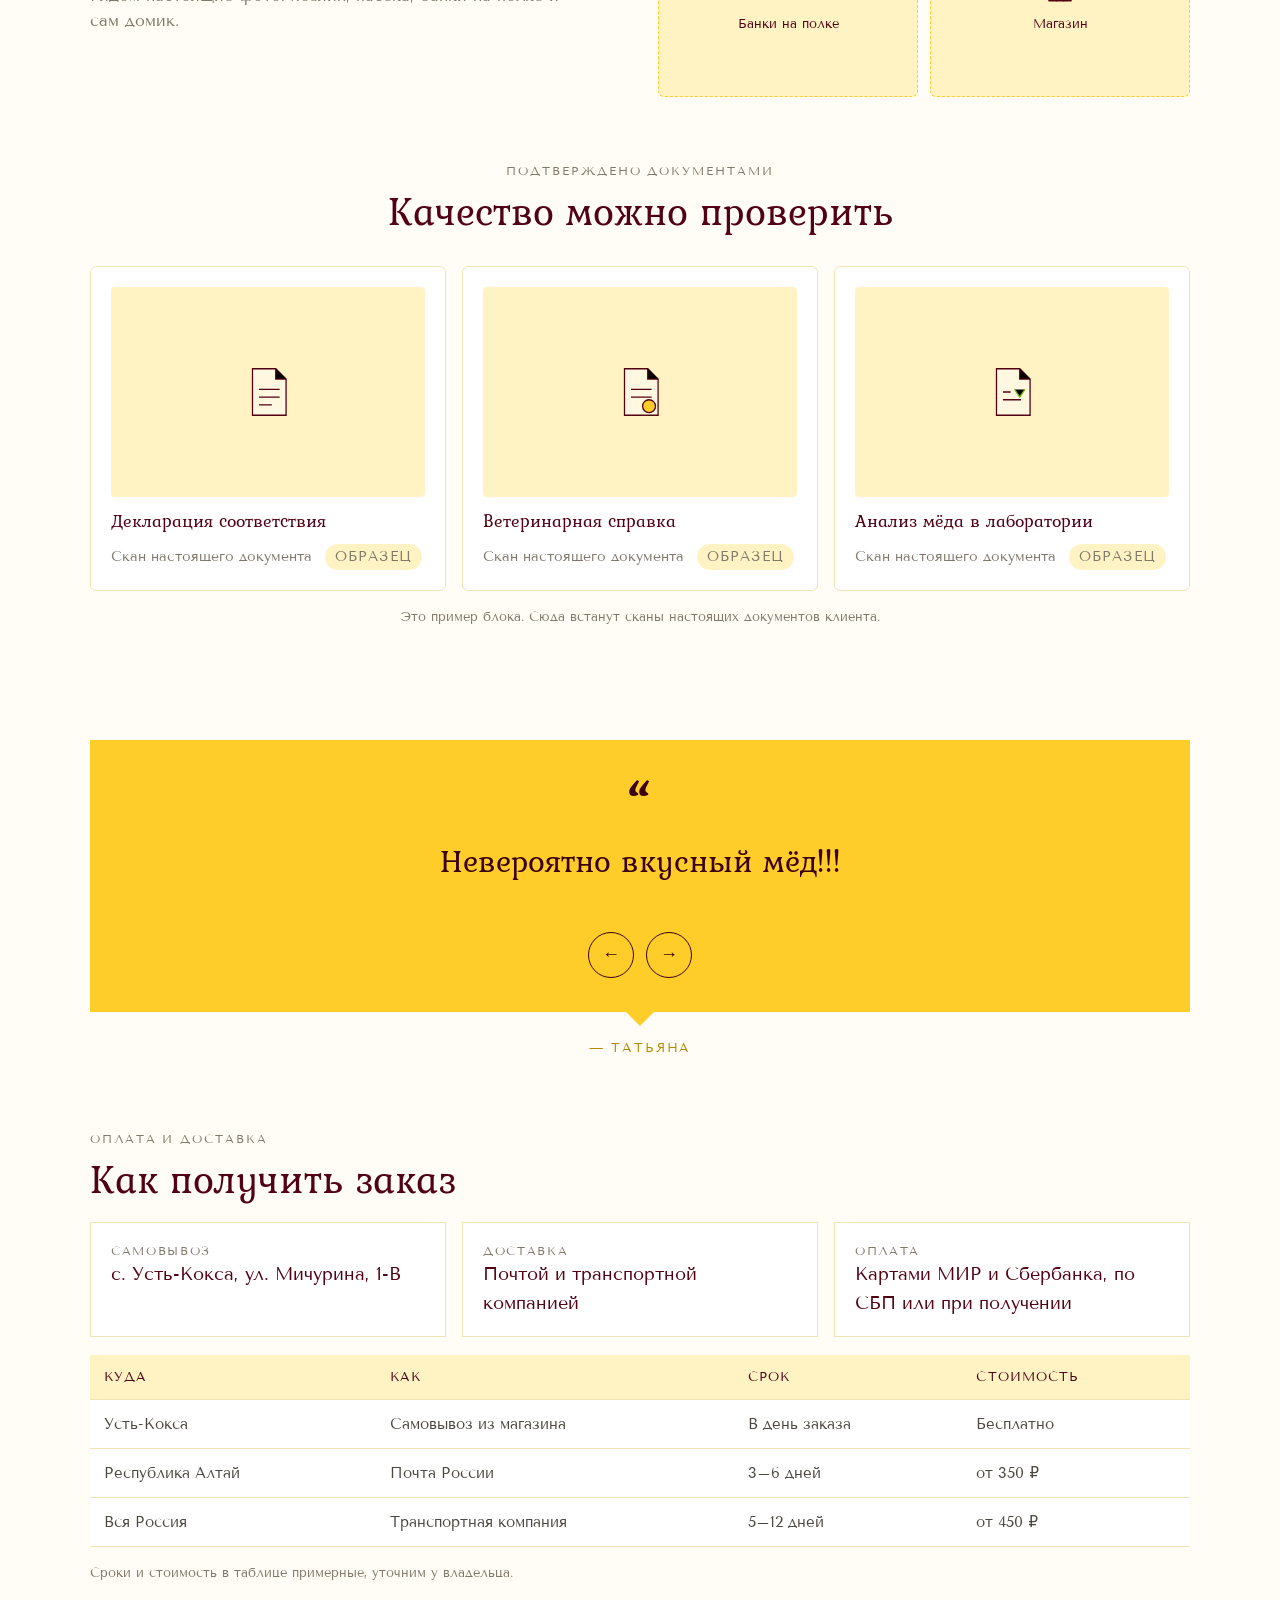
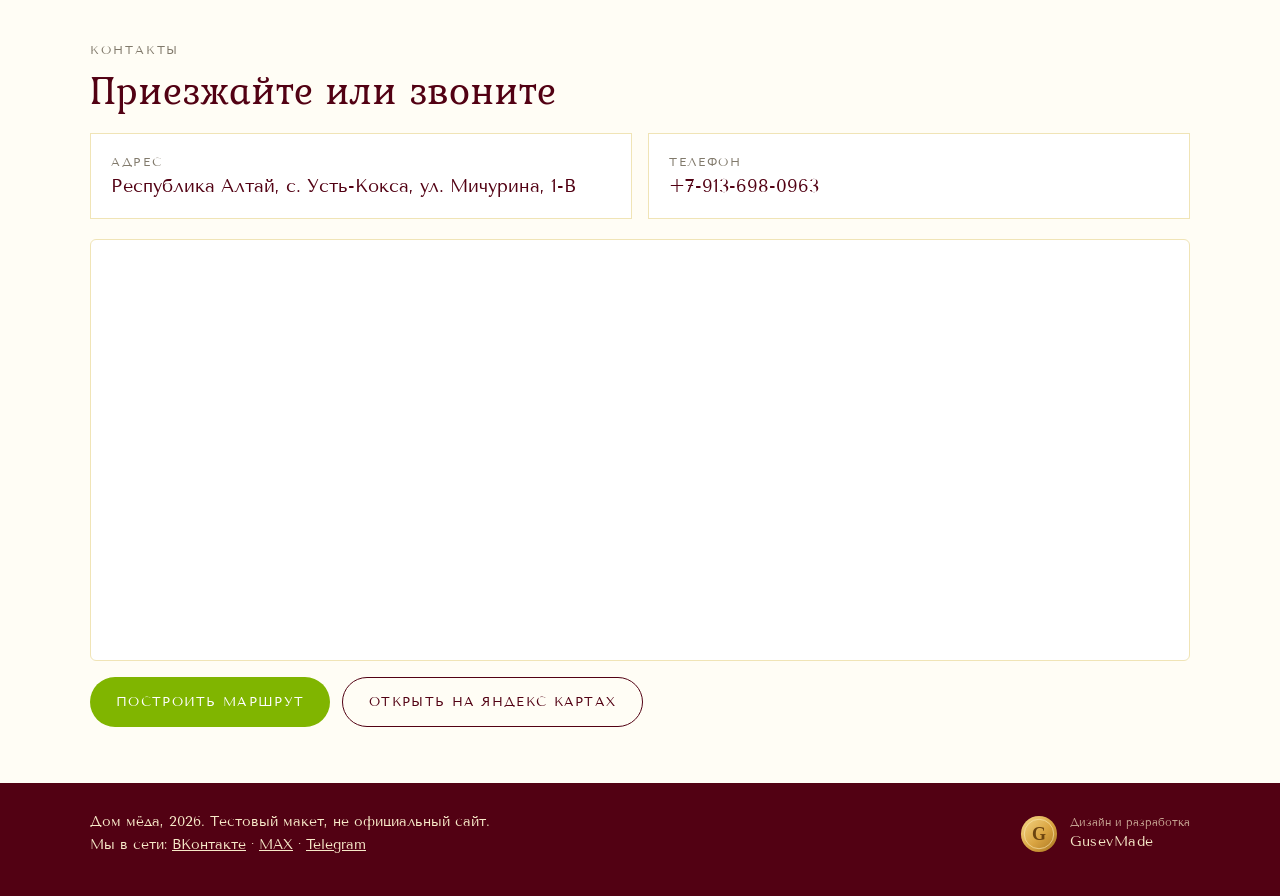
<file: dom-meda/index.html>
<!doctype html><html lang="ru"><head><meta charset="utf-8"><meta name="viewport" content="width=device-width,initial-scale=1,viewport-fit=cover"><meta name="robots" content="noindex"><style>[hidden]{display:none!important}img{max-width:100%}</style><title>Дом мёда, фирменные цвета</title>

<link rel="preconnect" href="https://fonts.googleapis.com">
<link rel="stylesheet" href="https://fonts.googleapis.com/css2?family=Kurale&family=Tenor+Sans&display=swap">
<style>
/* Layout: привычная схема магазина (шапка, жёлтое меню с медовыми каплями, три раздела, гарантия, товары, отзывы), обновлённая. Цвета и шрифты взяты с действующего сайта dom-meda.com */
:root{
  --bg:#FFFDF5; --surface:#FFFFFF; --ink:#4C4841; --muted:#80796B; --line:#F0E4B6;
  --head:#520113; --yellow:#FFCD2A; --on-yellow:#3A0010; --green:#80B500; --on-green:#FFFFFF; --tint:#FFF3C4;
  --foot:#520113; --on-foot:#F7E9C8;
  --display:"Kurale",Georgia,"Times New Roman",serif;
  --body:"Tenor Sans",system-ui,-apple-system,"Segoe UI",sans-serif;
  --ease:cubic-bezier(.22,1,.36,1);
}
@media (prefers-color-scheme: dark){:root:not([data-theme="light"]){
  --bg:#1A1209; --surface:#241909; --ink:#EADFC6; --muted:#B5A584; --line:#3A2A14;
  --head:#F4C3CD; --yellow:#FFCD2A; --on-yellow:#3A0010; --green:#8CC20A; --on-green:#16210A; --tint:#33260F;
  --foot:#0F0A05; --on-foot:#EADFC6; color-scheme:dark}}
:root[data-theme="dark"]{
  --bg:#1A1209; --surface:#241909; --ink:#EADFC6; --muted:#B5A584; --line:#3A2A14;
  --head:#F4C3CD; --yellow:#FFCD2A; --on-yellow:#3A0010; --green:#8CC20A; --on-green:#16210A; --tint:#33260F;
  --foot:#0F0A05; --on-foot:#EADFC6; color-scheme:dark}

*{box-sizing:border-box}
html{scroll-behavior:smooth}
body{margin:0;background:var(--bg);color:var(--ink);font-family:var(--body);font-size:16px;line-height:1.6;
  padding-left:max(16px,env(safe-area-inset-left,0px));padding-right:max(16px,env(safe-area-inset-right,0px))}
body::before{content:"";position:fixed;inset:0 0 auto;height:env(safe-area-inset-top,0px);z-index:10;background:var(--yellow)}
.wrap{max-width:1100px;margin:0 auto}
h1,h2,h3{font-family:var(--display);font-weight:400;color:var(--head);margin:0;text-wrap:balance;line-height:1.15}
h1{font-size:clamp(34px,6vw,60px)}
h2{font-size:clamp(28px,4vw,40px)}
h3{font-size:22px}
p{margin:0;text-wrap:pretty}
a{color:inherit}
a:focus-visible,button:focus-visible{outline:2px solid var(--head);outline-offset:3px}
.eyebrow{font-size:12px;letter-spacing:.16em;text-transform:uppercase;color:var(--muted)}
section{padding-block:56px}

/* верх: адрес, телефон, логотип */
.top{display:flex;justify-content:space-between;gap:12px;flex-wrap:wrap;padding-block:12px;font-size:13px;color:var(--muted)}
.top a{text-decoration:none}
.top a:hover{color:var(--head)}
.brand{display:grid;justify-items:center;padding-block:8px 20px}
.brand svg{width:min(300px,70vw);height:auto}
.brand small{font-size:11px;color:var(--muted);margin-top:2px}

/* меню + медовые капли */
.menu{position:sticky;top:env(safe-area-inset-top,0px);z-index:6;margin-inline:calc(-1 * max(16px,env(safe-area-inset-left,0px)));margin-right:calc(-1 * max(16px,env(safe-area-inset-right,0px)))}
.bar{background:var(--yellow);padding-inline:max(16px,env(safe-area-inset-left,0px)) max(16px,env(safe-area-inset-right,0px))}
.bar .wrap{display:flex;justify-content:space-between;align-items:center;gap:12px;flex-wrap:wrap;min-height:54px}
.bar nav{display:flex;gap:6px 24px;flex-wrap:wrap}
.bar nav a{color:var(--on-yellow);text-decoration:none;text-transform:uppercase;font-size:13px;letter-spacing:.08em;padding:6px 0;border-bottom:2px solid transparent;transition:border-color .3s var(--ease)}
.bar nav a:hover{border-color:var(--on-yellow)}
.cart{color:var(--on-yellow);font-size:14px;display:flex;align-items:center;gap:8px;font-variant-numeric:tabular-nums}
.cart b{display:inline-grid;place-items:center;min-width:24px;height:24px;border-radius:12px;background:var(--on-yellow);color:var(--yellow);font-size:12px;padding:0 6px;transition:transform .4s var(--ease)}
.cart b.pop{transform:scale(1.35)}
.drip{height:30px;pointer-events:none;
  background:
    linear-gradient(var(--yellow),var(--yellow)) 0 0/100% 4px no-repeat,
    radial-gradient(circle at 50% 0,var(--yellow) 9px,transparent 10px) 0 0/46px 30px repeat-x,
    radial-gradient(circle at 50% 0,var(--yellow) 15px,transparent 16px) 17px 0/118px 30px repeat-x,
    radial-gradient(circle at 50% 0,var(--yellow) 12px,transparent 13px) 61px 0/83px 30px repeat-x}

/* hero */
.hero{position:relative;overflow:hidden;display:grid;grid-template-columns:minmax(0,1.1fr) minmax(0,.9fr);gap:32px;align-items:center;padding-block:36px 52px}
.hero p{max-width:50ch;margin:18px 0 0;color:var(--muted)}
.btns{display:flex;gap:12px;flex-wrap:wrap;margin-top:28px}
.btn{display:inline-flex;align-items:center;min-height:50px;padding:0 26px;text-decoration:none;font-size:13px;letter-spacing:.1em;text-transform:uppercase;transition:transform .4s var(--ease),filter .3s}
.btn:hover{transform:translateY(-2px)}
.btn.g{background:var(--green);color:var(--on-green)}
.btn.g:hover{filter:brightness(1.08)}
.btn.o{border:1.5px solid var(--head);color:var(--head)}
.hero-art{width:100%;max-width:560px;justify-self:center}
.hero-art svg{width:100%;height:auto;display:block;overflow:visible}
.hero-art .disc{fill:var(--tint);stroke:var(--yellow);stroke-width:3}
.hero-art .cells{fill:none;stroke:var(--yellow);stroke-width:2;opacity:.75}
.hero-art .floater{animation:float 6s ease-in-out infinite;transform-origin:180px 200px}
@keyframes float{0%,100%{transform:translateY(0) rotate(-1.5deg)}50%{transform:translateY(-12px) rotate(1.5deg)}}
@media (max-width:760px){.hero{grid-template-columns:1fr;text-align:center}.hero p{margin-inline:auto}.btns{justify-content:center}.hero-art{order:-1;max-width:420px}}
.bee{position:absolute;left:0;top:0;width:36px;height:30px;offset-path:path("M 10 150 C 180 20, 380 220, 600 90 S 900 10, 1080 140");offset-rotate:0deg;animation:fly 18s linear infinite;pointer-events:none}
@keyframes fly{from{offset-distance:0%}to{offset-distance:100%}}
.bee .w{transform-origin:18px 12px;animation:flap .18s ease-in-out infinite alternate}
@keyframes flap{from{transform:scaleY(1)}to{transform:scaleY(.45)}}

/* тайлы разделов */
.tiles{display:grid;grid-template-columns:repeat(auto-fit,minmax(260px,1fr));gap:16px}
.tile{position:relative;aspect-ratio:4/3;border-radius:4px;overflow:hidden;background:var(--tint);text-decoration:none;display:flex;align-items:flex-end;isolation:isolate}
.tile svg{position:absolute;inset:0;width:100%;height:100%;z-index:-1;transition:transform 1.2s var(--ease)}
.tile:hover svg{transform:scale(1.08)}
.tile .cap{width:100%;padding:18px 20px;background:linear-gradient(transparent,rgba(58,0,16,.82));color:#FFF3D6}
.tile h3{color:#FFF3D6;font-size:24px}
.tile span{font-size:13px;opacity:.85}

/* гарантия */
.guar{background:var(--tint);margin-inline:calc(-1 * max(16px,env(safe-area-inset-left,0px)));margin-right:calc(-1 * max(16px,env(safe-area-inset-right,0px)));padding-inline:max(16px,env(safe-area-inset-left,0px)) max(16px,env(safe-area-inset-right,0px))}
.guar h2{text-align:center;margin-bottom:32px}
.cols{display:grid;grid-template-columns:repeat(auto-fit,minmax(230px,1fr));gap:28px}
.col{text-align:center;display:grid;justify-items:center;gap:10px}
.col .ic{width:68px;height:68px;border-radius:50%;background:var(--yellow);display:grid;place-items:center;transition:transform .6s var(--ease)}
.col:hover .ic{transform:translateY(-4px) rotate(-6deg)}
.col .ic svg{width:34px;height:34px;stroke:var(--on-yellow);fill:none;stroke-width:1.8;stroke-linecap:round;stroke-linejoin:round}
.col p{color:var(--muted);font-size:15px;max-width:30ch}

/* товары */
.sec-h{text-align:center;margin-bottom:32px}
.grid{display:grid;grid-template-columns:repeat(auto-fit,minmax(250px,1fr));gap:20px}
.card{background:var(--surface);border:1px solid var(--line);display:grid;grid-template-rows:auto 1fr;transition:transform .5s var(--ease),box-shadow .5s var(--ease)}
.card:hover{transform:translateY(-4px);box-shadow:0 14px 28px -16px rgba(82,1,19,.35)}
.card .art{aspect-ratio:1;display:grid;place-items:center;background:radial-gradient(circle at 50% 45%,var(--tint),transparent 75%)}
.card .art svg{height:62%;max-width:70%}
.card .in{padding:18px 18px 20px;display:grid;gap:10px;align-content:start}
.card h3{font-size:19px}
.price{font-family:var(--display);font-size:24px;color:var(--green);font-variant-numeric:tabular-nums}
.add{min-height:46px;padding:0 16px;border:0;background:var(--green);color:var(--on-green);font:13px var(--body);letter-spacing:.08em;text-transform:uppercase;cursor:pointer;transition:filter .3s,transform .3s var(--ease)}
.add:hover{filter:brightness(1.08);transform:translateY(-1px)}
.add.done{background:var(--head);color:var(--bg)}
.note{margin-top:16px;font-size:13px;color:var(--muted);text-align:center}

/* отзывы */
.rev{position:relative;background:var(--yellow);color:var(--on-yellow);padding:44px 24px 34px;text-align:center}
.rev::after{content:"";position:absolute;left:50%;bottom:-14px;margin-left:-14px;border:14px solid transparent;border-top-color:var(--yellow);border-bottom:0}
.rev .qm{font-family:var(--display);font-size:72px;line-height:.6;display:block}
.rev q{display:block;quotes:none;font-family:var(--display);font-size:clamp(22px,3.2vw,32px);min-height:2.4em;transition:opacity .35s;margin-top:8px}
.who{margin-top:26px;text-align:center;color:#B58A00;letter-spacing:.14em;text-transform:uppercase;font-size:13px}
@media (prefers-color-scheme: dark){:root:not([data-theme="light"]) .who{color:var(--yellow)}}
:root[data-theme="dark"] .who{color:var(--yellow)}
.nb{display:flex;justify-content:center;gap:12px;margin-top:20px}
.nb button{width:46px;height:46px;border-radius:50%;border:1.5px solid var(--on-yellow);background:transparent;color:var(--on-yellow);font-size:18px;cursor:pointer;transition:background .3s,color .3s}
.nb button:hover{background:var(--on-yellow);color:var(--yellow)}

/* контакты, подвал */
.contacts{display:grid;grid-template-columns:repeat(auto-fit,minmax(240px,1fr));gap:16px}
.contact{background:var(--surface);border:1px solid var(--line);padding:18px 20px}
.contact small{display:block;font-size:12px;letter-spacing:.14em;text-transform:uppercase;color:var(--muted)}
.contact b{font-weight:400;font-size:18px;color:var(--head)}
footer{background:var(--foot);color:var(--on-foot);margin-inline:calc(-1 * max(16px,env(safe-area-inset-left,0px)));margin-right:calc(-1 * max(16px,env(safe-area-inset-right,0px)));padding-inline:max(16px,env(safe-area-inset-left,0px)) max(16px,env(safe-area-inset-right,0px));padding-block:28px 40px;font-size:14px}
footer .wrap{display:flex;justify-content:space-between;gap:16px;flex-wrap:wrap;align-items:center}
.gm{display:flex;align-items:center;gap:12px;text-decoration:none;color:var(--on-foot)}
.coin svg{width:38px;height:38px;display:block;transition:transform 1s var(--ease)}
.gm:hover .coin svg{transform:rotateY(360deg)}
.gm small{display:block;font-size:11px;opacity:.7}
.gm b{font-weight:400;letter-spacing:.04em}
.chips{display:flex;justify-content:center;gap:10px;flex-wrap:wrap;margin-top:-12px}
.chip{min-height:44px;padding:0 22px;border:1.5px solid var(--head);background:transparent;color:var(--head);font:13px var(--body);letter-spacing:.1em;text-transform:uppercase;cursor:pointer;transition:background .3s,color .3s}
.chip:hover,.chip.on{background:var(--head);color:var(--bg)}
.more{text-align:center;color:var(--muted);font-size:14px;margin:14px 0 28px}
.card[hidden]{display:none}
@media (prefers-reduced-motion:reduce){*{animation:none!important;transition:none!important}.bee{display:none}}
/* мини-эффекты, кнопки, выбор фасовки, карта */
.btn,.add,.chip{position:relative;overflow:hidden;isolation:isolate}
.btn::before,.add::before{content:"";position:absolute;inset:0;background:rgba(255,255,255,.26);transform:translateX(-101%);transition:transform .55s var(--ease);z-index:-1}
.btn:hover::before,.add:hover::before{transform:none}
.btn:active,.add:active{transform:scale(.96)}
.btn{border-radius:999px}
.btn::after{content:"";}
.add{border-radius:999px;min-height:48px;width:100%}
.chip{border-radius:999px}
.card{border-radius:6px;animation:rise .7s var(--ease) both}
@keyframes rise{from{transform:translateY(20px)}}
.card:nth-child(2){animation-delay:.08s}.card:nth-child(3){animation-delay:.16s}.card:nth-child(4){animation-delay:.24s}.card:nth-child(5){animation-delay:.32s}.card:nth-child(6){animation-delay:.4s}
.card .art svg{transition:transform .7s var(--ease)}
.card:hover .art svg{transform:translateY(-6px) rotate(-3deg) scale(1.05)}
.sz{display:flex;gap:6px;flex-wrap:wrap}
.sz button{min-height:40px;padding:0 14px;border:1.5px solid var(--line);border-radius:999px;background:transparent;color:var(--head);font:13px var(--body);cursor:pointer;transition:background .3s,color .3s,border-color .3s,transform .3s var(--ease)}
.sz button:hover{border-color:var(--head)}
.sz button[aria-pressed="true"]{background:var(--head);color:var(--bg);border-color:var(--head)}
.sz button:active{transform:scale(.95)}
.price.bump{animation:bump .4s var(--ease)}
@keyframes bump{40%{transform:scale(1.12)}}
.fly{position:fixed;z-index:50;width:16px;height:16px;border-radius:50%;background:var(--yellow);border:2px solid var(--head);pointer-events:none}
.mapbox{margin-top:20px;border:1px solid var(--line);background:var(--surface);overflow:hidden;border-radius:6px}
.mapbox iframe{display:block;width:100%;height:420px;border:0}
.mapacts{display:flex;gap:12px;flex-wrap:wrap;margin-top:16px}
@media (max-width:620px){.mapbox iframe{height:340px}}
.hero-art .cloud{animation:drift 26s ease-in-out infinite alternate}.hero-art .c2{animation-duration:34s}@keyframes drift{to{transform:translateX(30px)}}.hero-art svg{border-radius:26px}
.payrow{display:flex;align-items:center;gap:8px;flex-wrap:wrap;margin-top:22px;color:var(--muted);font-size:14px}
.pb{display:inline-flex;align-items:center;min-height:30px;padding:0 14px;border-radius:999px;border:1.5px solid var(--head);color:var(--head);font-weight:400;font-size:13px;letter-spacing:.06em;transition:transform .4s var(--ease),background .3s,color .3s}
.pb.f{background:var(--yellow);border-color:var(--yellow);color:var(--on-yellow)}
.pb:hover{transform:translateY(-2px)}
@media (max-width:760px){.payrow{justify-content:center}}

/* пример-блоки для промо */
.topr{display:flex;gap:14px;align-items:center;flex-wrap:wrap}
.open{display:inline-flex;align-items:center;gap:6px}
.open::before{content:"";width:8px;height:8px;border-radius:50%;background:var(--green)}
.open.off::before{background:#C0504D}
.bigbtn{min-height:30px;padding:0 12px;border:1.5px solid var(--head);border-radius:999px;background:transparent;color:var(--head);font:12px var(--body);cursor:pointer;transition:background .3s,color .3s}
.bigbtn:hover,.bigbtn[aria-pressed="true"]{background:var(--head);color:var(--bg)}
html.big{zoom:1.14}
.tag{display:inline-block;margin-left:8px;padding:2px 10px;border-radius:999px;background:var(--tint);color:var(--head);font-size:11px;letter-spacing:.08em;text-transform:uppercase;vertical-align:middle}
.msgrow{display:flex;gap:10px;flex-wrap:wrap;align-items:center;justify-content:center;margin:0 0 26px;color:var(--muted);font-size:14px}
.msgrow .btn{min-height:42px;padding:0 20px;font-size:12px}
.pick{display:grid;grid-template-columns:repeat(auto-fit,minmax(220px,1fr));gap:16px}
.pick div{background:var(--surface);border:1px solid var(--line);border-radius:6px;padding:22px;display:grid;gap:6px;transition:transform .5s var(--ease),border-color .3s}
.pick div:hover{transform:translateY(-4px);border-color:var(--yellow)}
.pick b{font:400 20px var(--display);color:var(--head)}
.pick span{color:var(--muted);font-size:15px}
.pick i{font-style:normal;color:var(--green);font-size:14px}
.about{display:grid;grid-template-columns:minmax(0,1fr) minmax(0,1fr);gap:36px;align-items:center}
.about p{color:var(--muted);margin:14px 0 0;max-width:52ch}
.phs{display:grid;grid-template-columns:1fr 1fr;gap:12px}
.ph{aspect-ratio:4/3;border-radius:6px;background:var(--tint);border:1.5px dashed var(--yellow);display:grid;place-items:center;align-content:center;gap:6px;text-align:center;padding:10px;color:var(--head);font-size:13px}
.ph svg{width:44px;height:44px;fill:none;stroke:var(--head);stroke-width:1.6;stroke-linecap:round;stroke-linejoin:round}
@media (max-width:860px){.about{grid-template-columns:1fr}}
.docs{display:grid;grid-template-columns:repeat(auto-fit,minmax(230px,1fr));gap:16px}
.doc{background:var(--surface);border:1px solid var(--line);border-radius:6px;padding:20px;display:grid;gap:10px;transition:transform .5s var(--ease)}
.doc:hover{transform:translateY(-4px) rotate(-.6deg)}
.doc .sheet{aspect-ratio:3/2;border-radius:4px;background:var(--tint);display:grid;place-items:center}
.doc .sheet svg{width:62px;height:62px}
.doc b{font:400 18px var(--display);color:var(--head)}
.doc span{color:var(--muted);font-size:14px}
.dtab{width:100%;border-collapse:collapse;margin-top:18px;font-size:15px;background:var(--surface)}
.dtab th,.dtab td{padding:12px 14px;text-align:left;border-bottom:1px solid var(--line)}
.dtab th{background:var(--tint);color:var(--head);font-weight:400;font-size:13px;letter-spacing:.08em;text-transform:uppercase}
.tw{overflow-x:auto}
.dt2{font-size:14px;color:var(--muted)}
.dt2 summary{cursor:pointer;color:var(--head);padding:6px 0;list-style:none}
.dt2 summary::before{content:"+ "}
.dt2[open] summary::before{content:"− "}
.dt2 p{margin:4px 0 0}
.callbar{display:none}
@media (max-width:760px){
 .callbar{display:grid;grid-template-columns:1fr 1fr;gap:8px;position:fixed;left:0;right:0;bottom:0;z-index:40;background:var(--bg);padding:10px max(16px,env(safe-area-inset-right,0px)) max(10px,env(safe-area-inset-bottom,0px)) max(16px,env(safe-area-inset-left,0px));border-top:1px solid var(--line)}
 .callbar .btn{justify-content:center;min-height:48px;padding:0 10px}
 footer{padding-bottom:96px}
}
.sub{font-size:13px;color:var(--muted);line-height:1.4}
.steps{counter-reset:s;display:grid;grid-template-columns:repeat(auto-fit,minmax(230px,1fr));gap:16px;list-style:none;margin:0;padding:0}
.steps li{counter-increment:s;background:var(--surface);border:1px solid var(--line);border-radius:6px;padding:22px;display:grid;gap:6px}
.steps li::before{content:counter(s);display:grid;place-items:center;width:34px;height:34px;border-radius:50%;background:var(--yellow);color:var(--on-yellow);font:400 18px var(--display)}
.steps b{font:400 19px var(--display);color:var(--head)}
.steps span{color:var(--muted);font-size:15px}
@media (prefers-reduced-motion:reduce){.hero-art .cloud{animation:none}.card{animation:none}.fly{display:none}}

</style></head><body>

<div class="wrap">
  <div class="top">
    <a href="#contacts">Республика Алтай, с. Усть-Кокса, ул. Мичурина, 1-В</a>
    <span class="topr"><span class="open" id="open"></span><button type="button" class="bigbtn" id="big" aria-pressed="false">Крупнее</button><span>тел. +7-913-698-0963</span></span>
  </div>
  <div class="brand">
    <svg viewBox="0 0 320 150" role="img" aria-label="Логотип Дом мёда (место для настоящего логотипа)">
      <path d="M160 6 L252 52 V58 H68 V52Z" fill="#7A4524"/>
      <rect x="82" y="58" width="156" height="42" fill="#8A5230"/>
      <rect x="148" y="66" width="24" height="24" fill="#FFCD2A" stroke="#3A0010" stroke-width="2"/>
      <path d="M160 66v24M148 78h24" stroke="#3A0010" stroke-width="2"/>
      <text x="160" y="140" text-anchor="middle" font-family="Kurale,Georgia,serif" font-size="40" fill="#520113">Дом мёда</text>
      <path d="M40 112c20-10 30 4 50-4M230 108c20 8 34-6 52 4" stroke="#FFCD2A" stroke-width="3" fill="none" stroke-linecap="round"/>
    </svg>
    <small>место для настоящего логотипа клиента</small>
  </div>
</div>

<header class="menu">
  <div class="bar"><div class="wrap">
    <nav aria-label="Разделы"><a href="#top">Главная</a><a href="#shop">Магазин</a><a href="#delivery">Оплата и доставка</a><a href="#reviews">Отзывы</a><a href="#contacts">Контакты</a></nav>
    <div class="cart" aria-live="polite">Корзина <b id="cn">0</b> <span id="cs">≈ 0 ₽</span></div>
  </div></div>
  <div class="drip" aria-hidden="true"></div>
</header>

<main id="top" class="wrap">
  <section class="hero">
    <svg class="bee" viewBox="0 0 36 30" aria-hidden="true"><g class="w"><ellipse cx="14" cy="8" rx="8" ry="5" fill="#FFFFFF" fill-opacity=".75" stroke="#3A0010" stroke-opacity=".4"/><ellipse cx="24" cy="8" rx="7" ry="4.5" fill="#FFFFFF" fill-opacity=".6" stroke="#3A0010" stroke-opacity=".4"/></g><ellipse cx="18" cy="18" rx="12" ry="8" fill="#FFCD2A" stroke="#3A0010" stroke-width="1.5"/><path d="M14 11v14M20 10.5v15" stroke="#3A0010" stroke-width="3"/><circle cx="29" cy="16" r="1.6" fill="#3A0010"/></svg>
    <div>
      <div class="eyebrow">Усть-Кокса · Республика Алтай</div>
      <h1 style="margin-top:12px">Натуральные продукты Горного Алтая</h1>
      <p>Высокогорный мёд, травы и чаи собственного производства. Без ГМО и искусственных добавок.</p>
      <div class="btns"><a class="btn g" href="#shop">В магазин →</a><a class="btn o" href="#delivery">Как получить заказ</a></div>
      <div class="payrow"><span>Оплата:</span><b class="pb f">Карты МИР</b><b class="pb f">Сбербанк</b><b class="pb">СБП</b><b class="pb">при получении</b></div>
    </div>
    <div class="hero-art">
      <svg viewBox="0 0 520 420" role="img" aria-label="Дом мёда: домик у подножия гор, зелёная трава, маленькие ульи и синее небо">
        <defs>
          <linearGradient id="sky" x1="0" y1="0" x2="0" y2="1"><stop offset="0" stop-color="#2E7FD8"/><stop offset="1" stop-color="#9ACDF3"/></linearGradient>
          <clipPath id="scn"><rect width="520" height="420" rx="26"/></clipPath>
          <pattern id="sid" width="8" height="8" patternUnits="userSpaceOnUse"><rect width="8" height="8" fill="#ECEEF1"/><rect y="7" width="8" height="1.2" fill="#C9CED6"/></pattern>
          <symbol id="hv" viewBox="0 0 30 30"><rect x="3" y="12" width="24" height="15" style="fill:var(--c)"/><rect x="3" y="19" width="24" height="2" fill="#000" opacity=".14"/><path d="M0 12L15 2l15 10z" fill="#8A5230"/><rect x="11" y="22" width="8" height="3" fill="#2A1A10"/><rect x="5" y="27" width="4" height="3" fill="#6B3F22"/><rect x="21" y="27" width="4" height="3" fill="#6B3F22"/></symbol>
        </defs>
        <g clip-path="url(#scn)">
          <rect width="520" height="420" fill="url(#sky)"/>
          <g class="cloud" fill="#fff"><ellipse cx="392" cy="70" rx="46" ry="15"/><ellipse cx="418" cy="58" rx="30" ry="16"/><ellipse cx="368" cy="62" rx="24" ry="12"/></g>
          <g class="cloud c2" fill="#fff" opacity=".85"><ellipse cx="96" cy="110" rx="34" ry="10"/><ellipse cx="116" cy="102" rx="22" ry="11"/></g>
          <path d="M0 250L70 175 120 200 190 150 262 235 262 300 0 300Z" fill="#8C7A58"/>
          <path d="M0 262L60 214 130 246 200 196 280 262V310H0Z" fill="#6F8F52"/>
          <path d="M520 244L470 196 410 226 350 190 300 250V310H520Z" fill="#6F8F52"/>
          <path d="M520 262L476 232 430 256 380 236 340 270V310H520Z" fill="#5D8A45"/>
          <rect y="296" width="520" height="130" fill="#5FA23A"/>
          <path d="M0 296C60 286 110 304 180 296S300 286 360 296 470 304 520 292V310H0Z" fill="#7BBB4A"/>
          <g>
            <polygon points="116,212 225,92 334,212" fill="#EEF0F3" stroke="#8B1230" stroke-width="8" stroke-linejoin="round"/>
            <rect x="126" y="206" width="262" height="104" fill="url(#sid)"/>
            <polygon points="222,214 304,128 386,214" fill="#F6F7F9" stroke="#8B1230" stroke-width="8" stroke-linejoin="round"/>
            <g transform="rotate(-5 308 170)"><text x="326" y="152" text-anchor="middle" font-family="Kurale,Georgia,serif" font-size="17" fill="#2A1A10" stroke="#fff" stroke-width="3" paint-order="stroke">Дом</text><text x="308" y="182" text-anchor="middle" font-family="Kurale,Georgia,serif" font-size="31" font-weight="700" fill="#FFCD2A" stroke="#7A0F28" stroke-width="6" paint-order="stroke" letter-spacing="1">МЁДА</text></g>
            <rect x="232" y="206" width="156" height="12" fill="#8A2A22"/>
            <rect x="238" y="216" width="10" height="94" fill="#7A241D"/><rect x="372" y="216" width="10" height="94" fill="#7A241D"/>
            <rect x="262" y="240" width="32" height="70" fill="#2A2A2E"/><circle cx="288" cy="276" r="2" fill="#bbb"/>
            <g><rect x="316" y="240" width="46" height="42" fill="#fff"/><rect x="320" y="244" width="38" height="34" fill="#3D5066"/><path d="M320 278l12-34h8l-12 34z" fill="#fff" opacity=".18"/><rect x="338" y="244" width="2" height="34" fill="#fff"/></g>
            <g><rect x="148" y="238" width="58" height="46" fill="#fff"/><rect x="153" y="243" width="48" height="36" fill="#3D5066"/><path d="M153 279l14-36h9l-14 36z" fill="#fff" opacity=".18"/><rect x="176" y="243" width="2" height="36" fill="#fff"/></g>
            <rect x="214" y="246" width="12" height="16" fill="#E6C86A"/>
            <rect x="250" y="308" width="124" height="8" fill="#C0504D"/><rect x="244" y="316" width="136" height="8" fill="#A8403E"/>
          </g>
          <g fill="#7B2E2A"><rect x="8" y="268" width="112" height="50"/><rect x="392" y="274" width="124" height="46"/></g>
          <g stroke="#5A1F1C" stroke-width="2"><path d="M22 268v50M38 268v50M54 268v50M70 268v50M86 268v50M102 268v50M410 274v46M428 274v46M446 274v46M464 274v46M482 274v46M500 274v46"/></g>
          <g><use href="#hv" x="22" y="332" width="44" height="44" style="--c:#FFCD2A"/><use href="#hv" x="78" y="346" width="40" height="40" style="--c:#FFFFFF"/><use href="#hv" x="410" y="338" width="44" height="44" style="--c:#7FB6EA"/><use href="#hv" x="466" y="350" width="38" height="38" style="--c:#FFCD2A"/><use href="#hv" x="176" y="352" width="34" height="34" style="--c:#C8E6A0"/></g>
          <g fill="#4F8F2E"><path d="M140 350l4-14 4 14zM148 352l6-18 5 18zM300 356l4-14 4 14zM308 358l6-16 4 16zM360 350l4-12 4 12zM240 368l4-14 4 14z"/></g>
          <g fill="#fff"><circle cx="222" cy="372" r="3"/><circle cx="330" cy="366" r="3"/><circle cx="130" cy="374" r="2.6"/></g><g fill="#FFCD2A"><circle cx="262" cy="380" r="3"/><circle cx="388" cy="376" r="3"/></g>
        </g>
      </svg>
    </div>
  </section>

  <div class="tiles" style="padding-bottom:56px">
    <a class="tile" href="#shop">
      <svg viewBox="0 0 400 300" preserveAspectRatio="xMidYMid slice" aria-hidden="true"><defs><pattern id="hx" width="42" height="48" patternUnits="userSpaceOnUse"><path d="M21 0l21 12v24L21 48 0 36V12z" fill="none" stroke="#C98A0B" stroke-width="2"/></pattern><linearGradient id="hg" x1="0" y1="0" x2="0" y2="1"><stop offset="0" stop-color="#FFD76A"/><stop offset="1" stop-color="#E49A12"/></linearGradient></defs><rect width="400" height="300" fill="url(#hg)"/><rect width="400" height="300" fill="url(#hx)" opacity=".7"/></svg>
      <div class="cap"><h3>Алтайский мёд</h3><span>Более 40 трав в составе</span></div>
    </a>
    <a class="tile" href="#shop">
      <svg viewBox="0 0 400 300" preserveAspectRatio="xMidYMid slice" aria-hidden="true"><rect width="400" height="300" fill="#6E8A4F"/><g fill="none" stroke="#DCE8C4" stroke-width="3" stroke-linecap="round"><path d="M200 300C200 220 196 140 204 40"/><path d="M200 250C170 240 152 220 146 190C176 196 194 216 200 250"/><path d="M202 200C232 192 250 172 256 142C226 148 208 166 202 200"/><path d="M200 150C172 140 158 120 154 96C180 102 196 120 200 150"/><path d="M204 110C230 104 244 86 248 62C224 68 208 84 204 110"/><path d="M90 300C92 250 90 200 96 160"/><path d="M310 300C308 240 312 190 304 150"/></g></svg>
      <div class="cap"><h3>Алтайские травы</h3><span>Больше сотни редких видов</span></div>
    </a>
    <a class="tile" href="#shop">
      <svg viewBox="0 0 400 300" preserveAspectRatio="xMidYMid slice" aria-hidden="true"><rect width="400" height="300" fill="#8A5230"/><g fill="none" stroke="#FFE9B0" stroke-width="3" stroke-linecap="round" opacity=".9"><path d="M170 130c-20-24 20-40 0-64"/><path d="M200 130c-20-24 20-40 0-64"/><path d="M230 130c-20-24 20-40 0-64"/></g><path d="M140 150h120c0 48-24 80-60 80s-60-32-60-80z" fill="#FFF3D6"/><path d="M260 168c26-4 34 22 8 30" fill="none" stroke="#FFF3D6" stroke-width="6" stroke-linecap="round"/></svg>
      <div class="cap"><h3>Чаи из трав</h3><span>«Пороги Катуни», «Дар Беловодья»</span></div>
    </a>
  </div>
</main>

<div class="guar"><section class="wrap" id="quality">
  <h2>Гарантия качества</h2>
  <div class="cols">
    <div class="col"><div class="ic"><svg viewBox="0 0 24 24"><path d="M4 11l8-7 8 7"/><path d="M6 10v10h12V10"/><path d="M10 20v-5h4v5"/></svg></div><h3>Собственное производство</h3><p>Только натуральные ингредиенты, без ГМО и искусственных добавок.</p></div>
    <div class="col"><div class="ic"><svg viewBox="0 0 24 24"><path d="M2 20l7-12 4 7 3-4 6 9z"/><circle cx="17" cy="6" r="2"/></svg></div><h3>Уникальная природа</h3><p>Усть-Коксинский район — один из самых богатых по биоразнообразию.</p></div>
    <div class="col"><div class="ic"><svg viewBox="0 0 24 24"><path d="M6 3h10a2 2 0 0 1 2 2v14a2 2 0 0 0 2 2H8a2 2 0 0 1-2-2z"/><path d="M9 8h6M9 12h6"/></svg></div><h3>Традиционные рецепты</h3><p>Придуманы много веков назад и не потеряли актуальность.</p></div>
  </div>
</section></div>

<div class="wrap">
  <section id="shop">
    <div class="sec-h"><div class="eyebrow">Магазин</div><h2 style="margin-top:8px">Специальные предложения</h2></div>
    <div class="chips" role="group" aria-label="Разделы магазина">
      <button type="button" class="chip on" data-f="all">Все</button>
      <button type="button" class="chip" data-f="honey">Мёд</button>
      <button type="button" class="chip" data-f="tea">Чаи</button>
      <button type="button" class="chip" data-f="gift">Наборы</button>
      <button type="button" class="chip" data-f="exact">С точным весом</button>
    </div>
    <p class="more">Ещё в каталоге: травы, пыльца, перга, прополис, подмор, соты.</p>
    <div class="msgrow"><span>Проще написать? Закажите в мессенджере:</span><a class="btn g" href="https://t.me/" target="_blank" rel="noopener">Telegram</a><a class="btn o" href="https://max.ru/" target="_blank" rel="noopener">MAX</a><a class="btn o" href="https://vk.com/" target="_blank" rel="noopener">ВКонтакте</a></div>
    <div class="grid" id="grid"></div>
    <p class="note">Макет оформления. Фасовки одинаковые для всего мёда (250 г, 500 г, 1 кг), цены примерные, ориентир по сайту medom-v-uho.ru, где указаны диапазоны. Корзина показывает, как это будет работать, оплата не подключена.</p>
  </section>

  <section id="how" style="padding-top:8px">
    <div class="sec-h"><div class="eyebrow">Оплата по весу</div><h2 style="margin-top:8px">Как мы считаем цену <span class="tag">пример схемы</span></h2></div>
    <ol class="steps">
      <li><b>Вы оформляете заказ</b><span>Видите ориентировочную сумму: цена за кг и примерный вес банки.</span></li>
      <li><b>Мы взвешиваем банки</b><span>Считаем точную сумму по настоящему весу и пишем вам.</span></li>
      <li><b>Присылаем ссылку на оплату</b><span>Платите картой МИР или Сбербанка именно на эту сумму. Чек придёт на почту или в телефон автоматически.</span></li>
    </ol>
    <p class="note">Если банок немного, можно выбрать мёд из вкладки «С точным весом»: вес уже известен, платите сразу.</p>
  </section>

  <section id="choose" style="padding-top:8px">
    <div class="sec-h"><div class="eyebrow">Подсказка</div><h2 style="margin-top:8px">Как выбрать мёд <span class="tag">пример текста</span></h2></div>
    <div class="pick">
      <div><b>К чаю каждый день</b><span>Мягкий цветочный вкус, подходит всей семье.</span><i>Мёд Цветочный →</i></div>
      <div><b>Для выпечки и каши</b><span>Светлый, нежный, не перебивает вкус.</span><i>Мёд Васильковый →</i></div>
      <div><b>С травяным ароматом</b><span>Заметная пряная нота и насыщенный цвет.</span><i>Мёд Дягиль →</i></div>
      <div><b>В подарок</b><span>Высокогорный мёд или набор в подарочной упаковке.</span><i>Мёд Высокогорный →</i></div>
    </div>
  </section>

  <section id="about" style="padding-top:8px">
    <div class="about">
      <div>
        <div class="eyebrow">О нас</div>
        <h2 style="margin-top:8px">Мёд с Алтая, от своей пасеки <span class="tag">пример текста</span></h2>
        <p>Здесь будет короткая история от владельца: с какого года держат пасеку, как собирают травы и почему выбрали Усть-Коксу. Пара абзацев своими словами, без громких обещаний.</p>
        <p>Рядом настоящие фото: хозяин, пасека, банки на полке и сам домик.</p>
      </div>
      <div class="phs" role="group" aria-label="Места для фотографий">
        <div class="ph"><svg viewBox="0 0 48 48" aria-hidden="true"><circle cx="24" cy="15" r="7"/><path d="M8 42c2-10 9-15 16-15s14 5 16 15"/></svg>Фото хозяина</div>
        <div class="ph"><svg viewBox="0 0 48 48" aria-hidden="true"><path d="M6 40h36M10 40V26l14-10 14 10v14"/><path d="M20 40V30h8v10"/></svg>Пасека</div>
        <div class="ph"><svg viewBox="0 0 48 48" aria-hidden="true"><path d="M6 38h36M12 38V22h10v16M26 38V16h10v22"/></svg>Банки на полке</div>
        <div class="ph"><svg viewBox="0 0 48 48" aria-hidden="true"><path d="M6 24L24 8l18 16"/><path d="M12 22v18h24V22"/><path d="M20 40V30h8v10"/></svg>Магазин</div>
      </div>
    </div>
  </section>

  <section id="docs" style="padding-top:8px">
    <div class="sec-h"><div class="eyebrow">Подтверждено документами</div><h2 style="margin-top:8px">Качество можно проверить</h2></div>
    <div class="docs">
      <div class="doc"><div class="sheet"><svg viewBox="0 0 48 48" aria-hidden="true"><path d="M12 6h18l8 8v28H12z" fill="#FFF7DF" stroke="#520113"/><path d="M30 6v8h8M17 22h16M17 28h16M17 34h10" stroke="#520113"/></svg></div><b>Декларация соответствия</b><span>Скан настоящего документа <span class="tag">образец</span></span></div>
      <div class="doc"><div class="sheet"><svg viewBox="0 0 48 48" aria-hidden="true"><path d="M12 6h18l8 8v28H12z" fill="#FFF7DF" stroke="#520113"/><path d="M30 6v8h8M17 22h16M17 28h16" stroke="#520113"/><circle cx="31" cy="35" r="5" fill="#FFCD2A" stroke="#520113"/></svg></div><b>Ветеринарная справка</b><span>Скан настоящего документа <span class="tag">образец</span></span></div>
      <div class="doc"><div class="sheet"><svg viewBox="0 0 48 48" aria-hidden="true"><path d="M12 6h18l8 8v28H12z" fill="#FFF7DF" stroke="#520113"/><path d="M30 6v8h8M17 24h6M17 30h14" stroke="#520113"/><path d="M26 22l4 6 4-6" stroke="#80B500"/></svg></div><b>Анализ мёда в лаборатории</b><span>Скан настоящего документа <span class="tag">образец</span></span></div>
    </div>
    <p class="note">Это пример блока. Сюда встанут сканы настоящих документов клиента.</p>
  </section>

  <section id="reviews" style="padding-bottom:70px">
    <div class="rev">
      <span class="qm" aria-hidden="true">“</span>
      <q id="rq">Невероятно вкусный мёд!!!</q>
      <div class="nb"><button type="button" id="prev" aria-label="Предыдущий отзыв">←</button><button type="button" id="next" aria-label="Следующий отзыв">→</button></div>
    </div>
    <div class="who" id="rw">— Татьяна</div>
  </section>

  <section id="delivery" style="padding-top:0">
    <div class="eyebrow">Оплата и доставка</div>
    <h2 style="margin:8px 0 20px">Как получить заказ</h2>
    <div class="contacts">
      <div class="contact"><small>Самовывоз</small><b>с. Усть-Кокса, ул. Мичурина, 1-В</b></div>
      <div class="contact"><small>Доставка</small><b>Почтой и транспортной компанией</b></div>
      <div class="contact"><small>Оплата</small><b>Картами МИР и Сбербанка, по СБП или при получении</b></div>
    </div>
    <div class="tw"><table class="dtab"><thead><tr><th>Куда</th><th>Как</th><th>Срок</th><th>Стоимость</th></tr></thead><tbody>
      <tr><td>Усть-Кокса</td><td>Самовывоз из магазина</td><td>В день заказа</td><td>Бесплатно</td></tr>
      <tr><td>Республика Алтай</td><td>Почта России</td><td>3–6 дней</td><td>от 350 ₽</td></tr>
      <tr><td>Вся Россия</td><td>Транспортная компания</td><td>5–12 дней</td><td>от 450 ₽</td></tr></tbody></table></div>
    <p class="note" style="text-align:left">Сроки и стоимость в таблице примерные, уточним у владельца.</p>
  </section>

  <section id="contacts" style="padding-top:0">
    <div class="eyebrow">Контакты</div>
    <h2 style="margin:8px 0 20px">Приезжайте или звоните</h2>
    <div class="contacts">
      <div class="contact"><small>Адрес</small><b>Республика Алтай, с. Усть-Кокса, ул. Мичурина, 1-В</b></div>
      <div class="contact"><small>Телефон</small><b>+7-913-698-0963</b></div>
    </div>
    <div class="mapbox"><iframe title="Дом мёда на Яндекс Картах" loading="lazy" src="https://yandex.ru/map-widget/v1/?ll=85.6167%2C50.2667&z=15&pt=85.6167%2C50.2667%2Cpm2rdm"></iframe></div>
    <div class="mapacts"><a class="btn g" href="https://yandex.ru/maps/?rtext=~50.2667%2C85.6167" target="_blank" rel="noopener">Построить маршрут</a><a class="btn o" href="https://yandex.ru/maps/?text=%D0%A3%D1%81%D1%82%D1%8C-%D0%9A%D0%BE%D0%BA%D1%81%D0%B0%2C%20%D1%83%D0%BB.%20%D0%9C%D0%B8%D1%87%D1%83%D1%80%D0%B8%D0%BD%D0%B0%2C%201%D0%92" target="_blank" rel="noopener">Открыть на Яндекс Картах</a></div>
  </section>
</div>

<footer><div class="wrap">
  <span>Дом мёда, 2026. Тестовый макет, не официальный сайт.<br>Мы в сети: <a href="https://vk.com/" target="_blank" rel="noopener" style="color:inherit">ВКонтакте</a> · <a href="https://max.ru/" target="_blank" rel="noopener" style="color:inherit">MAX</a> · <a href="https://t.me/" target="_blank" rel="noopener" style="color:inherit">Telegram</a></span>
  <a class="gm" href="https://gusevmade.ru" target="_blank" rel="noopener" aria-label="Дизайн и разработка: GusevMade">
    <span class="coin" aria-hidden="true"><svg viewBox="0 0 40 40"><defs><linearGradient id="gmG" x1="0" y1="0" x2="1" y2="1"><stop offset="0" stop-color="#F6D98A"/><stop offset=".55" stop-color="#D9A441"/><stop offset="1" stop-color="#A8741F"/></linearGradient></defs><circle cx="20" cy="20" r="19" fill="url(#gmG)"/><circle cx="20" cy="20" r="15.5" fill="none" stroke="#FBE7B0" stroke-opacity=".7"/><text x="20" y="26.6" text-anchor="middle" font-family="Georgia,serif" font-size="19" font-weight="700" fill="#6B4410">G</text></svg></span>
    <span><small>Дизайн и разработка</small><b>GusevMade</b></span>
  </a>
</div></footer>

<div class="callbar"><a class="btn g" href="tel:+79136980963">Позвонить</a><a class="btn o" href="#contacts">Написать</a></div>

<script>
var JW=[0.35,0.7,1.4],JN=['малая ≈ 350 г','средняя ≈ 700 г','большая ≈ 1,4 кг']; /* примерный вес банки; цена за кг ниже */
var DH='Состав: натуральный мёд, без добавок. Сбор: лето 2026. Срок годности: 24 месяца при хранении до +20 °C. (пример)';
var DT='Состав: алтайские травы. Фасовка: 50 г. Срок годности: 18 месяцев. (пример)';
var items=[
 {n:'Мёд Высокогорный',kg:1000,k:'jar',c:'honey',d:DH},
 {n:'Мёд Дягиль',kg:1070,k:'jar2',c:'honey',d:DH},
 {n:'Мёд Васильковый',kg:680,k:'jar3',c:'honey',d:DH},
 {n:'Мёд Цветочный',kg:610,k:'jar4',c:'honey',d:DH},
 {n:'Медовая композиция с кедровой живицей',fix:800,k:'jar',c:'honey',d:'Состав: мёд и кедровая живица. Срок годности: 12 месяцев. (пример)'},
 {n:'Травяной чай «Пороги Катуни»',fix:280,k:'pack',c:'tea',d:DT},
 {n:'Травяной чай «Дар Беловодья»',fix:280,k:'pack2',c:'tea',d:DT},
 {n:'Новогодний набор: мёд и чай',fix:1450,k:'box',c:'gift',d:'В наборе: мёд 250 г, травяной чай, подарочная упаковка. (пример)'},
 {n:'Набор для чая',fix:990,k:'box2',c:'gift',d:'В наборе: два травяных чая и мёд 250 г. (пример)'},
 {n:'Мёд Цветочный, банка 0,73 кг',w:0.73,kg:610,k:'jar4',c:'exact',d:'Банка уже взвешена: 0,73 кг. Цена точная. (пример)'},
 {n:'Мёд Высокогорный, банка 1,38 кг',w:1.38,kg:1000,k:'jar',c:'exact',d:'Банка уже взвешена: 1,38 кг. Цена точная. (пример)'}
];
var art={
 jar:'<svg viewBox="0 0 100 130"><rect x="22" y="6" width="56" height="18" rx="4" fill="#FFCD2A" stroke="#3A0010" stroke-opacity=".5" stroke-width="1.5"/><path d="M24 24h52v10c8 4 10 12 10 22v52c0 8-6 14-14 14H28c-8 0-14-6-14-14V56c0-10 2-18 10-22z" fill="#E6A817" stroke="#3A0010" stroke-opacity=".5" stroke-width="1.5"/><rect x="26" y="58" width="48" height="34" rx="3" fill="#FFF7DF"/><path d="M50 66l8 14H42z" fill="#5B7F3A"/></svg>',
 jar2:'<svg viewBox="0 0 100 130"><rect x="22" y="6" width="56" height="18" rx="4" fill="#FFCD2A" stroke="#3A0010" stroke-opacity=".5" stroke-width="1.5"/><path d="M24 24h52v10c8 4 10 12 10 22v52c0 8-6 14-14 14H28c-8 0-14-6-14-14V56c0-10 2-18 10-22z" fill="#B9690F" stroke="#3A0010" stroke-opacity=".5" stroke-width="1.5"/><rect x="26" y="58" width="48" height="34" rx="3" fill="#FFF7DF"/><path d="M50 66l8 14H42z" fill="#5B7F3A"/></svg>',
 jar3:'<svg viewBox="0 0 100 130"><rect x="22" y="6" width="56" height="18" rx="4" fill="#FFCD2A" stroke="#3A0010" stroke-opacity=".5" stroke-width="1.5"/><path d="M24 24h52v10c8 4 10 12 10 22v52c0 8-6 14-14 14H28c-8 0-14-6-14-14V56c0-10 2-18 10-22z" fill="#C9A227" stroke="#3A0010" stroke-opacity=".5" stroke-width="1.5"/><rect x="26" y="58" width="48" height="34" rx="3" fill="#FFF7DF"/><path d="M50 66l8 14H42z" fill="#5B7F3A"/></svg>',
 jar4:'<svg viewBox="0 0 100 130"><rect x="22" y="6" width="56" height="18" rx="4" fill="#FFCD2A" stroke="#3A0010" stroke-opacity=".5" stroke-width="1.5"/><path d="M24 24h52v10c8 4 10 12 10 22v52c0 8-6 14-14 14H28c-8 0-14-6-14-14V56c0-10 2-18 10-22z" fill="#F2C94C" stroke="#3A0010" stroke-opacity=".5" stroke-width="1.5"/><rect x="26" y="58" width="48" height="34" rx="3" fill="#FFF7DF"/><path d="M50 66l8 14H42z" fill="#5B7F3A"/></svg>',
 pack:'<svg viewBox="0 0 100 130"><rect x="18" y="12" width="64" height="106" rx="5" fill="#8A5230" stroke="#3A0010" stroke-opacity=".5" stroke-width="1.5"/><rect x="26" y="26" width="48" height="34" fill="#FFF7DF"/><path d="M26 56l14-14 10 10 10-16 14 20z" fill="#5B7F3A"/><rect x="28" y="72" width="44" height="3" fill="#FFF7DF" opacity=".8"/><rect x="28" y="82" width="34" height="3" fill="#FFF7DF" opacity=".8"/></svg>',
 pack2:'<svg viewBox="0 0 100 130"><rect x="18" y="12" width="64" height="106" rx="5" fill="#6E8A4F" stroke="#3A0010" stroke-opacity=".5" stroke-width="1.5"/><rect x="26" y="26" width="48" height="34" fill="#FFF7DF"/><circle cx="62" cy="38" r="6" fill="#FFCD2A"/><path d="M26 56l16-12 12 8 12-10 8 14z" fill="#8A5230" fill-opacity=".85"/><rect x="28" y="72" width="44" height="3" fill="#FFF7DF" opacity=".8"/><rect x="28" y="82" width="34" height="3" fill="#FFF7DF" opacity=".8"/></svg>',
 box:'<svg viewBox="0 0 100 130"><rect x="14" y="52" width="72" height="62" rx="4" fill="#80B500"/><rect x="10" y="38" width="80" height="22" rx="4" fill="#9AD21A"/><rect x="44" y="38" width="12" height="76" fill="#FFCD2A"/><path d="M50 38c-16-22-30-6-18 0M50 38c16-22 30-6 18 0" fill="none" stroke="#FFCD2A" stroke-width="6" stroke-linecap="round"/></svg>',
 box2:'<svg viewBox="0 0 100 130"><rect x="14" y="52" width="72" height="62" rx="4" fill="#8A5230"/><rect x="10" y="38" width="80" height="22" rx="4" fill="#A56A3E"/><rect x="44" y="38" width="12" height="76" fill="#FFF7DF"/><path d="M50 38c-16-22-30-6-18 0M50 38c16-22 30-6 18 0" fill="none" stroke="#FFF7DF" stroke-width="6" stroke-linecap="round"/></svg>'
};
var count=0,sum=0,cn=document.getElementById('cn'),cs=document.getElementById('cs');
function fmt(n){return String(n).replace(/\B(?=(\d{3})+(?!\d))/g,' ')+' ₽'}
var grid=document.getElementById('grid');
var calm=window.matchMedia&&matchMedia('(prefers-reduced-motion: reduce)').matches;
function fly(btn){if(calm)return;var r=btn.getBoundingClientRect(),c=cn.getBoundingClientRect(),d=document.createElement('i');d.className='fly';
 d.style.left=(r.left+r.width/2-8)+'px';d.style.top=(r.top+r.height/2-8)+'px';document.body.appendChild(d);
 var a=d.animate([{transform:'translate(0,0) scale(1)',opacity:1},{transform:'translate('+(c.left-r.left-r.width/2+8)+'px,'+(c.top-r.top-r.height/2+8)+'px) scale(.35)',opacity:.9}],{duration:700,easing:'cubic-bezier(.5,0,.8,.45)'});
 a.onfinish=function(){d.remove()}}
items.forEach(function(it){
  var el=document.createElement('article');el.className='card';el.dataset.c=it.c;var si=1,est=!!it.kg&&!it.w;
  function price(){return it.fix||(it.w?Math.round(it.w*it.kg):Math.round(it.kg*JW[si]/10)*10)}
  var sizes=est?'<div class="sz" role="group" aria-label="Размер банки">'+JN.map(function(n,i){return '<button type="button" aria-pressed="'+(i==si)+'" data-i="'+i+'">'+n+'</button>'}).join('')+'</div>':'';
  var sub=est?'<div class="sub">'+fmt(it.kg)+' за кг. Вес банки примерный, точную цену посчитаем после взвешивания.</div>':(it.w?'<div class="sub">Вес '+String(it.w).replace('.',',')+' кг, '+fmt(it.kg)+' за кг. Цена точная, оплата сразу.</div>':'');
  el.innerHTML='<div class="art">'+art[it.k]+'</div><div class="in"><h3>'+it.n+'</h3>'+sizes+'<div class="price">'+(est?'≈ ':'')+fmt(price())+'</div>'+sub+'<details class="dt2"><summary>Состав и срок годности</summary><p>'+it.d+'</p></details><button type="button" class="add">'+(it.w?'Купить сразу':'Добавить в корзину')+'</button></div>';
  var pr=el.querySelector('.price'),b=el.querySelector('.add'),lab=b.textContent;
  el.querySelectorAll('.sz button').forEach(function(s){s.addEventListener('click',function(){
    si=+s.dataset.i;el.querySelectorAll('.sz button').forEach(function(x){x.setAttribute('aria-pressed',x===s)});
    pr.textContent='≈ '+fmt(price());pr.classList.remove('bump');void pr.offsetWidth;pr.classList.add('bump')})});
  b.addEventListener('click',function(){
    count++;sum+=price();cn.textContent=count;cs.textContent='≈ '+fmt(sum);fly(b);
    cn.classList.add('pop');setTimeout(function(){cn.classList.remove('pop')},300);
    b.classList.add('done');b.textContent='Добавлено';
    setTimeout(function(){b.classList.remove('done');b.textContent=lab},1500);
  });
  grid.appendChild(el);
});
document.querySelectorAll('.chip').forEach(function(ch){
  ch.addEventListener('click',function(){
    document.querySelectorAll('.chip').forEach(function(x){x.classList.remove('on')});
    ch.classList.add('on');
    var f=ch.dataset.f;
    document.querySelectorAll('.card').forEach(function(c){c.hidden=(f!=='all'&&c.dataset.c!==f)});
  });
});
(function(){var o=document.getElementById('open');
 try{var f=new Intl.DateTimeFormat('en-GB',{timeZone:'Asia/Barnaul',weekday:'short',hour:'numeric',minute:'numeric',hour12:false}).formatToParts(new Date()),g={};f.forEach(function(x){g[x.type]=x.value});
  var sun=g.weekday==='Sun',h=+g.hour+ +g.minute/60,s=sun?10:9,e=sun?16:19;
  if(h>=s&&h<e){o.textContent='Открыто сейчас до '+e+':00'}else{o.textContent='Сейчас закрыто, откроемся в '+s+':00';o.classList.add('off')}}
 catch(x){o.textContent='Пн–Сб 9:00–19:00, Вс 10:00–16:00'}})();
(function(){var b=document.getElementById('big'),h=document.documentElement;
 function set(v){h.classList.toggle('big',v);b.setAttribute('aria-pressed',v);b.textContent=v?'Обычный':'Крупнее';try{localStorage.setItem('big',v?'1':'0')}catch(x){}}
 try{if(localStorage.getItem('big')==='1')set(true)}catch(x){}
 b.addEventListener('click',function(){set(!h.classList.contains('big'))})})();
var revs=[['Невероятно вкусный мёд!!!','Татьяна'],['Отлично!','Иван']],ri=0;
var rq=document.getElementById('rq'),rw=document.getElementById('rw');
function show(d){ri=(ri+d+revs.length)%revs.length;rq.style.opacity=0;setTimeout(function(){rq.textContent=revs[ri][0];rw.textContent='— '+revs[ri][1];rq.style.opacity=1},300)}
document.getElementById('prev').onclick=function(){show(-1)};
document.getElementById('next').onclick=function(){show(1)};
</script>
</body></html>
</file>
